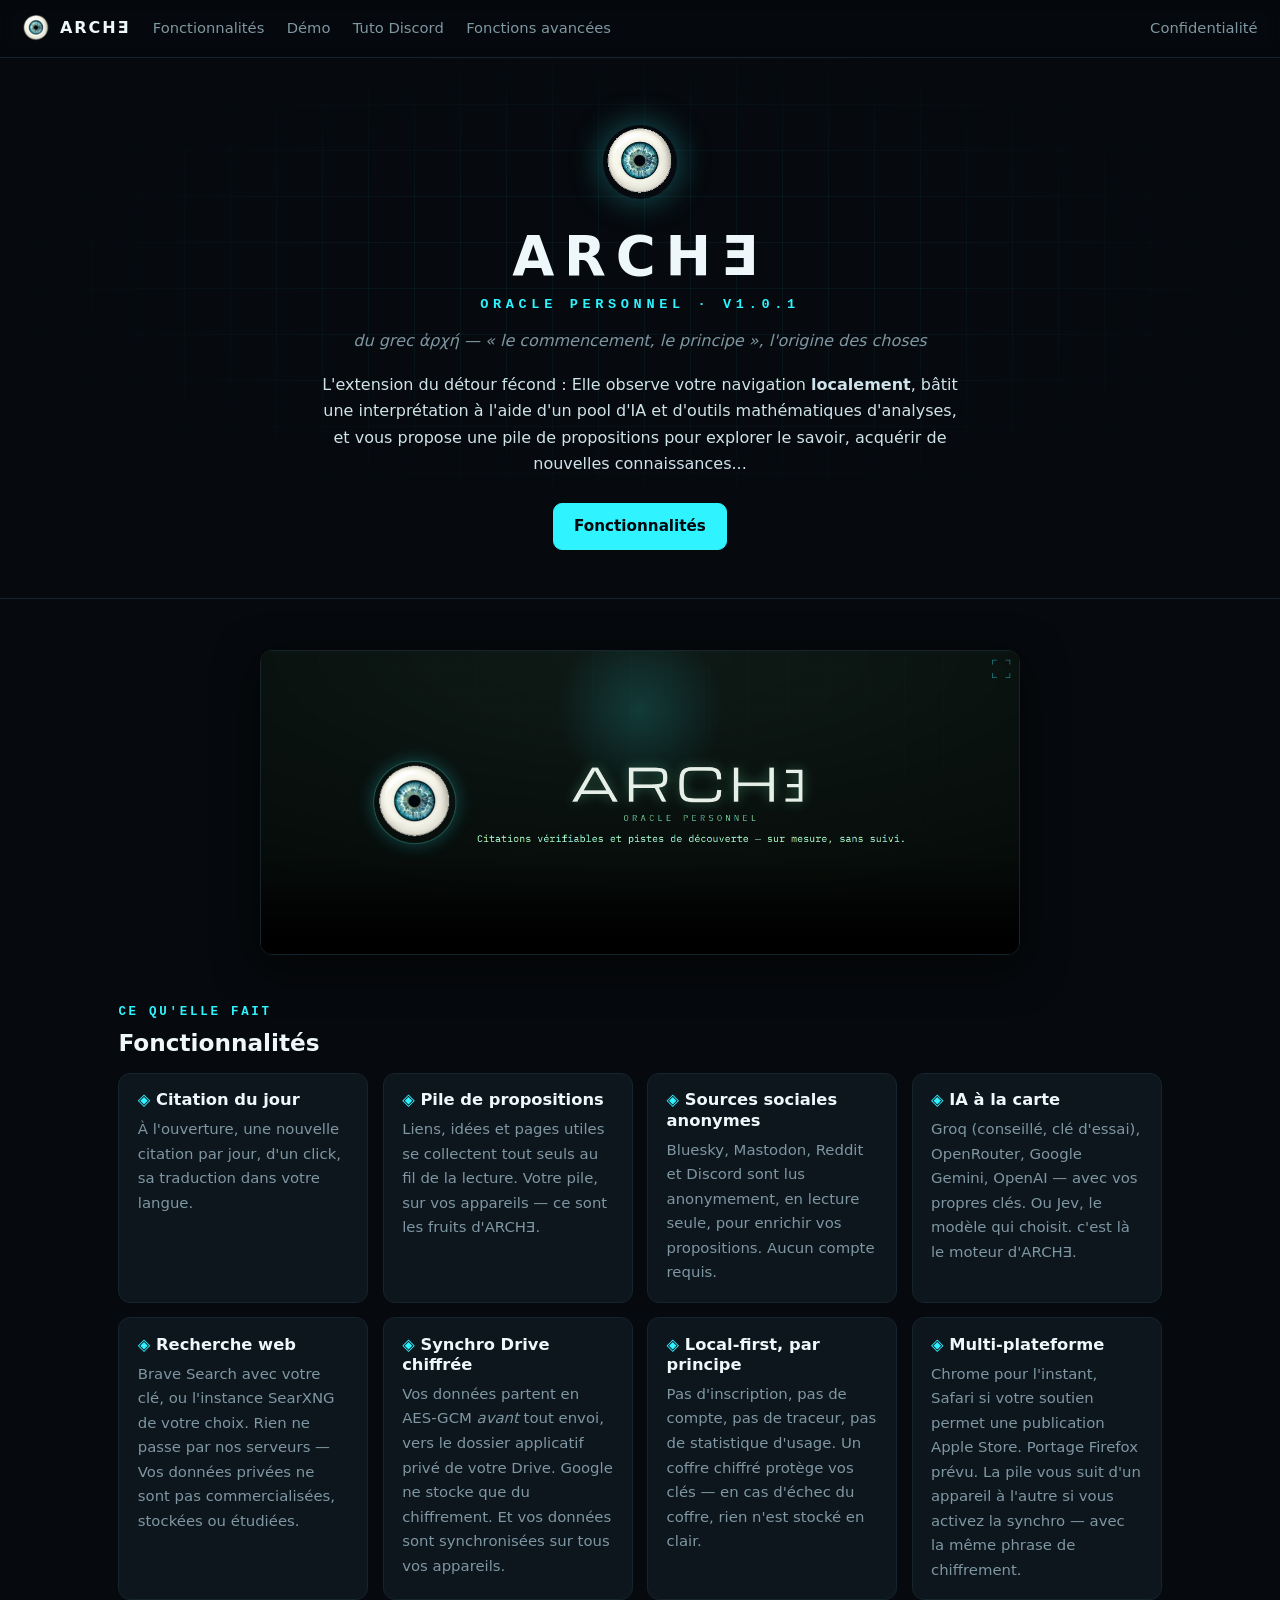
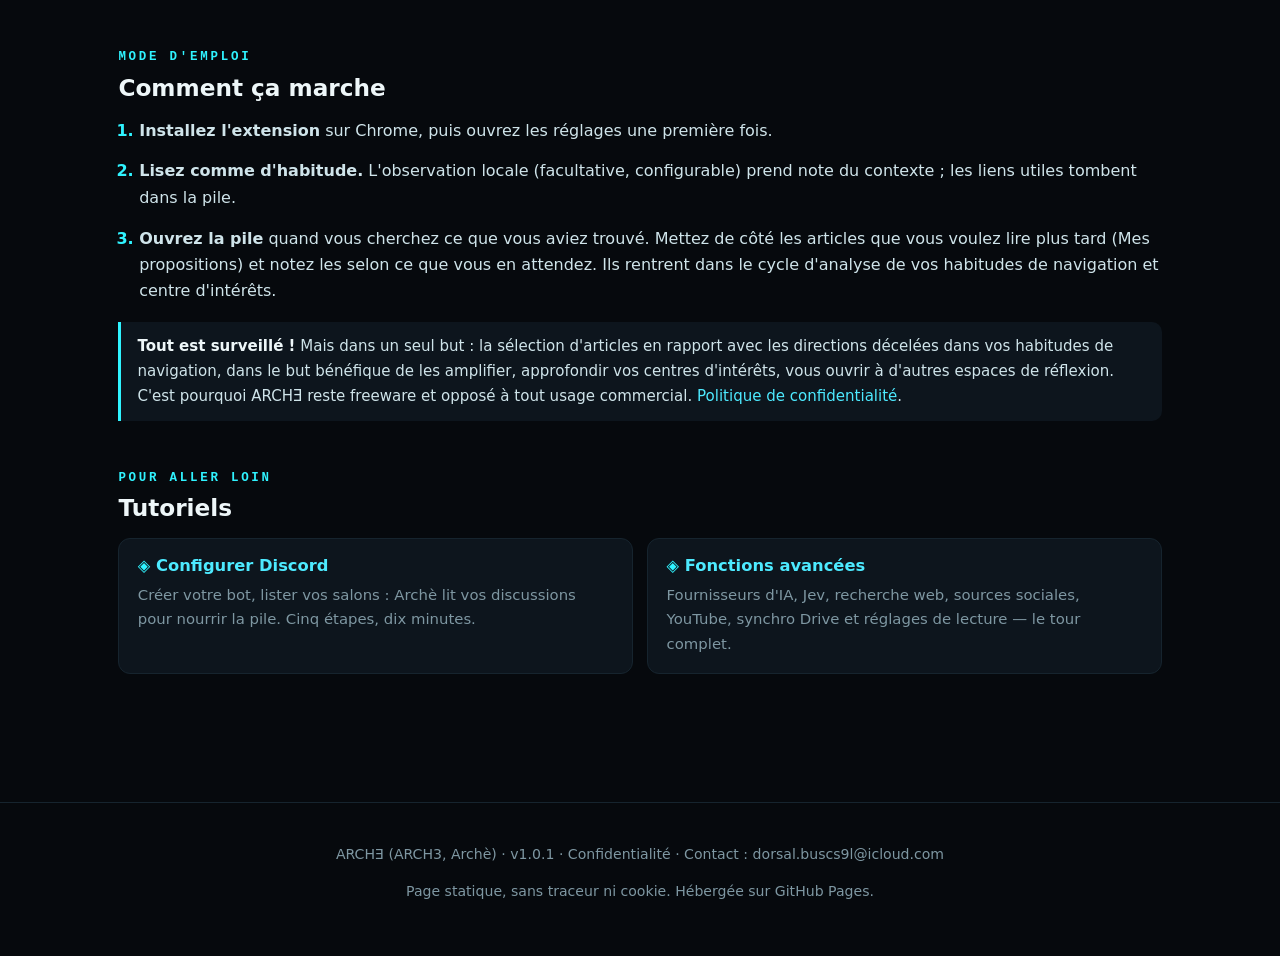
<file: ARCH3/index.html>
<!doctype html>
<html lang="fr">
<head>
<meta charset="utf-8">
<meta name="viewport" content="width=device-width, initial-scale=1">
<title>Archè — oracle personnel de lecture</title>
<meta name="description" content="Archè (ARCH3) : extension Chrome et Safari qui observe localement votre navigation, bâtit une pile de propositions et s'appuie sur l'IA de votre choix. Sans compte, sans serveur, sans traceur.">
<link rel="icon" href="images/icon32.png" sizes="32x32">
<link rel="stylesheet" href="arch3.css">
</head>
<body>

<nav class="nav">
  <a class="brand" href="index.html"><img src="images/icon32.png" alt="">ARCHƎ</a>
  <a class="plain" href="#fonctionnalites">Fonctionnalités</a>
  <a class="plain" href="#demo">Démo</a>
  <a class="plain" href="tuto-discord.html">Tuto Discord</a>
  <a class="plain" href="tuto-avancees.html">Fonctions avancées</a>
  <span class="spacer"></span>
  <a class="plain" href="privacy-arch3.html">Confidentialité</a>
</nav>

<header class="hero">
  <img class="eye" src="images/icon128.png" alt="Logo Archè">
  <h1>ARCHƎ</h1>
  <div class="sub">Oracle personnel · v1.0.1</div>
  <p class="areche">du grec ἀρχή — « le commencement, le principe », l'origine des choses</p>
  <p class="tag">L'extension du détour fécond : Elle observe votre navigation <b>localement</b>, bâtit une interprétation à l'aide d'un pool d'IA et d'outils mathématiques d'analyses, et vous propose une pile de propositions pour explorer le savoir, acquérir de nouvelles connaissances...</p>
  <div class="cta-row">
    <a class="btn" href="tuto-avancees.html">Fonctionnalités</a>
  </div>
</header>

<div class="wrap">

<section id="demo" class="demo">
  <video controls playsinline preload="metadata" poster="images/tile-marquee-2800x1120.png">
    <source src="images/demo-arche-final.mp4" type="video/mp4">
  </video>
</section>

<section id="fonctionnalites">
  <h2><span class="kicker">Ce qu'elle fait</span>Fonctionnalités</h2>
  <div class="grid">
    <div class="card">
      <h3>Citation du jour</h3>
      <p>À l'ouverture, une nouvelle citation par jour, d'un click, sa traduction dans votre langue.</p>
    </div>
    <div class="card">
      <h3>Pile de propositions</h3>
      <p>Liens, idées et pages utiles se collectent tout seuls au fil de la lecture. Votre pile, sur vos appareils — ce sont les fruits d'ARCHƎ.</p>
    </div>
    <div class="card">
      <h3>Sources sociales anonymes</h3>
      <p>Bluesky, Mastodon, Reddit et Discord sont lus anonymement, en lecture seule, pour enrichir vos propositions. Aucun compte requis.</p>
    </div>
    <div class="card">
      <h3>IA à la carte</h3>
      <p>Groq (conseillé, clé d'essai), OpenRouter, Google Gemini, OpenAI — avec vos propres clés. Ou Jev, le modèle qui choisit. c'est là le moteur d'ARCHƎ.</p>
    </div>
    <div class="card">
      <h3>Recherche web</h3>
      <p>Brave Search avec votre clé, ou l'instance SearXNG de votre choix. Rien ne passe par nos serveurs — Vos données privées ne sont pas commercialisées, stockées ou étudiées.</p>
    </div>
    <div class="card">
      <h3>Synchro Drive chiffrée</h3>
      <p>Vos données partent en AES-GCM <em>avant</em> tout envoi, vers le dossier applicatif privé de votre Drive. Google ne stocke que du chiffrement. Et vos données sont synchronisées sur tous vos appareils.</p>
    </div>
    <div class="card">
      <h3>Local-first, par principe</h3>
      <p>Pas d'inscription, pas de compte, pas de traceur, pas de statistique d'usage. Un coffre chiffré protège vos clés — en cas d'échec du coffre, rien n'est stocké en clair.</p>
    </div>
    <div class="card">
      <h3>Multi-plateforme</h3>
      <p>Chrome pour l'instant, Safari si votre soutien permet une publication Apple Store. Portage Firefox prévu. La pile vous suit d'un appareil à l'autre si vous activez la synchro — avec la même phrase de chiffrement.</p>
    </div>
  </div>
</section>

<section id="demarche">
  <h2><span class="kicker">Mode d'emploi</span>Comment ça marche</h2>
  <ol class="steps">
    <li><b>Installez l'extension</b> sur Chrome, puis ouvrez les réglages une première fois.</li>
    <li><b>Lisez comme d'habitude.</b> L'observation locale (facultative, configurable) prend note du contexte ; les liens utiles tombent dans la pile.</li>
    <li><b>Ouvrez la pile</b> quand vous cherchez ce que vous aviez trouvé. Mettez de côté les articles que vous voulez lire plus tard (Mes propositions) et notez les selon ce que vous en attendez. Ils rentrent dans le cycle d'analyse de vos habitudes de navigation et centre d'intérêts.</li>
  </ol>
  <div class="callout"><b>Tout est surveillé !</b> Mais dans un seul but : la sélection d'articles en rapport avec les directions décelées dans vos habitudes de navigation, dans le but bénéfique de les amplifier, approfondir vos centres d'intérêts, vous ouvrir à d'autres espaces de réflexion. C'est pourquoi ARCHƎ reste freeware et opposé à tout usage commercial. <a href="privacy-arch3.html">Politique de confidentialité</a>.</div>
</section>

<section id="tutos">
  <h2><span class="kicker">Pour aller loin</span>Tutoriels</h2>
  <div class="grid">
    <div class="card">
      <h3><a href="tuto-discord.html">Configurer Discord</a></h3>
      <p>Créer votre bot, lister vos salons : Archè lit vos discussions pour nourrir la pile. Cinq étapes, dix minutes.</p>
    </div>
    <div class="card">
      <h3><a href="tuto-avancees.html">Fonctions avancées</a></h3>
      <p>Fournisseurs d'IA, Jev, recherche web, sources sociales, YouTube, synchro Drive et réglages de lecture — le tour complet.</p>
    </div>
  </div>
</section>

</div>

<footer>
  <p>ARCHƎ (ARCH3, Archè) · v1.0.1 · <a href="privacy-arch3.html">Confidentialité</a> · Contact : <a href="mailto:dorsal.buscs9l@icloud.com">dorsal.buscs9l@icloud.com</a></p>
  <p>Page statique, sans traceur ni cookie. Hébergée sur GitHub Pages.</p>
</footer>

</body>
</html>
</file>
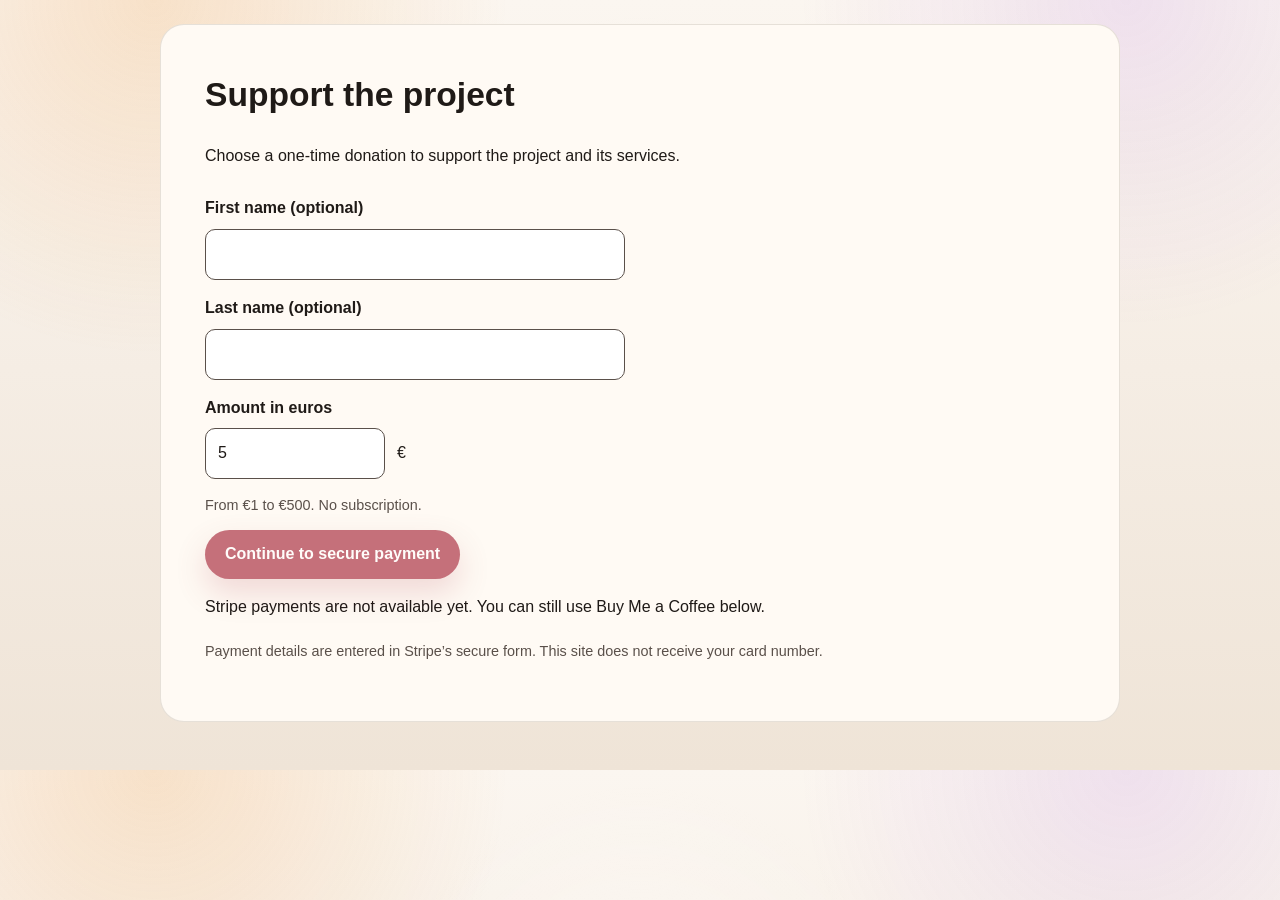
<file: donate.html>
<!doctype html>
<html lang="en">
<head>
  <meta charset="utf-8">
  <meta name="viewport" content="width=device-width, initial-scale=1">
  <meta name="referrer" content="no-referrer">
  <title>Support the project</title>
  <meta name="description" content="Support the project with a one-time donation.">
  <link rel="icon" href="assets/dictionary128.png">
  <link rel="stylesheet" href="site.css">
  <link rel="stylesheet" href="donate.css">
  <style>
    /* Bandeau et Buy Me a Coffee : affichés seulement si la visite vient de NotaTranslator
       (référeur du site/app, ou ?from=notatranslator pour les contextes sans référeur). */
    html:not([data-from-nt]) .donation-header,
    html:not([data-from-nt]) #donation-bmc { display: none; }
  </style>
  <script>
    (function () {
      var from = false, ref = document.referrer || '';
      try { from = String(new URLSearchParams(location.search).get('from') || '').toLowerCase() === 'notatranslator'; } catch (e) {}
      if (!from && ref) {
        from = ref.indexOf(location.origin + '/') === 0 || /notatranslator/i.test(ref);
      }
      if (from) document.documentElement.setAttribute('data-from-nt', '');
    })();
  </script>
  <noscript><style>
    .donation-header { display: flex !important; }
    #donation-bmc { display: inline-flex !important; }
  </style></noscript>
  <script src="donate-config.js" defer></script>
  <script src="donate.js" defer></script>
</head>
<body>
  <div class="donation-shell">
    <header class="donation-header">
      <a class="brand" href="index.html"><img src="assets/dictionary128.png" width="36" height="36" alt="">Not A Translator</a>
      <a class="donation-back" href="index.html#top" data-copy="back">Back to home</a>
    </header>
    <main class="donation-card">
      <h1 data-copy="title">Support the project</h1>
      <p data-copy="intro">Choose a one-time donation to support the project and its services.</p>
      <p id="test-notice" class="donation-notice" hidden data-copy="test">Test mode — no real payment will be taken.</p>
      <form id="donation-form">
        <label for="donation-first-name" data-copy="firstName">First name (optional)</label>
        <input id="donation-first-name" class="donation-name" name="given-name" autocomplete="given-name" maxlength="80">
        <label for="donation-last-name" data-copy="lastName">Last name (optional)</label>
        <input id="donation-last-name" class="donation-name" name="family-name" autocomplete="family-name" maxlength="80">
        <label for="donation-amount" data-copy="amount">Amount in euros</label>
        <div class="donation-amount"><input id="donation-amount" name="amount" type="text" inputmode="decimal" value="5" required aria-describedby="amount-help"><span aria-hidden="true">€</span></div>
        <p id="amount-help" data-copy="range">From €1 to €500. No subscription.</p>
        <button id="donation-submit" class="button button-primary" type="submit" disabled data-copy="continue">Continue to secure payment</button>
      </form>
      <p id="donation-status" role="status" aria-live="polite" tabindex="-1" data-copy="loading">Loading payment options…</p>
      <div id="stripe-checkout"></div>
      <p class="donation-privacy" data-copy="privacy">Payment details are entered in Stripe's secure form. This site does not receive your card number.</p>
      <a id="donation-bmc" class="donation-bmc" href="https://buymeacoffee.com/notatranslator" target="_blank" rel="noopener noreferrer">
        <span class="donation-bmc-icon" aria-hidden="true">☕</span>
        <span data-copy="bmc">Prefer Buy Me a Coffee?</span>
      </a>
      <noscript><p>JavaScript is required for Stripe payments. You can use the Buy Me a Coffee link above.</p></noscript>
    </main>
  </div>
</body>
</html>
</file>
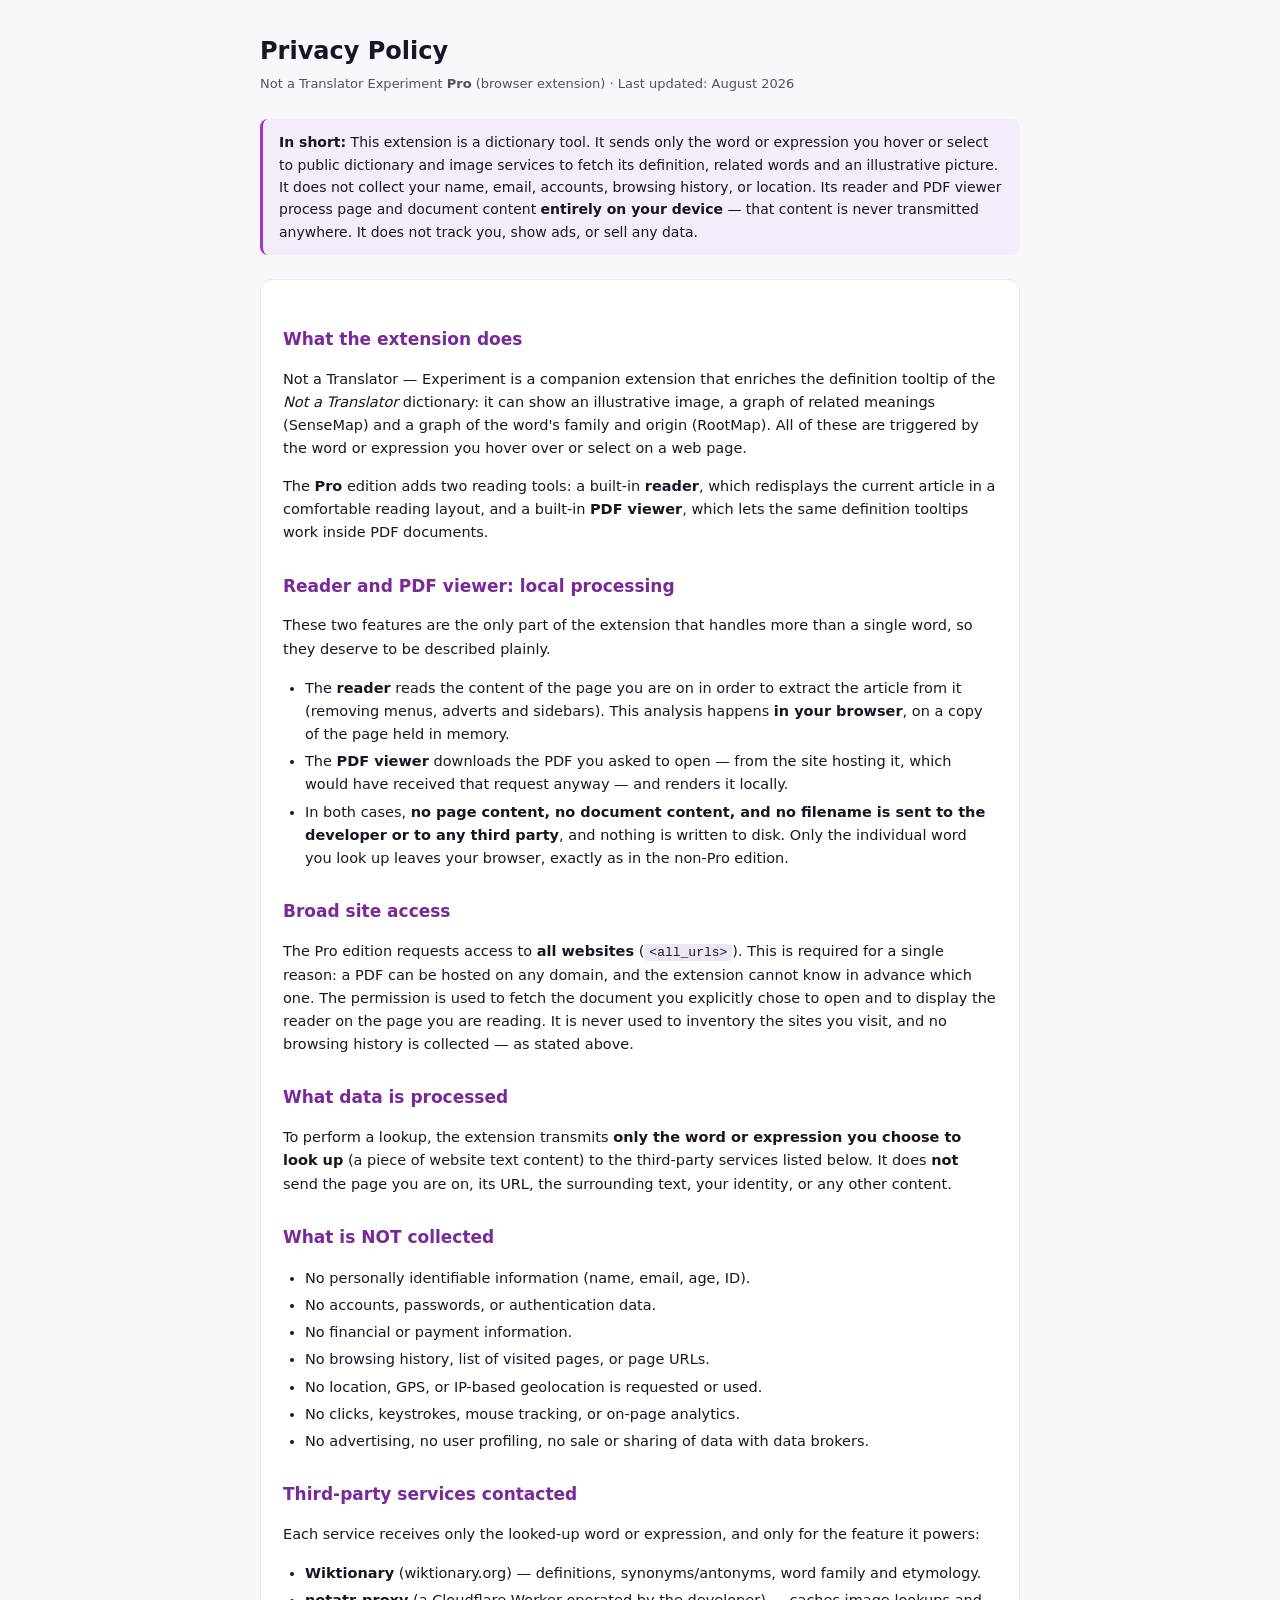
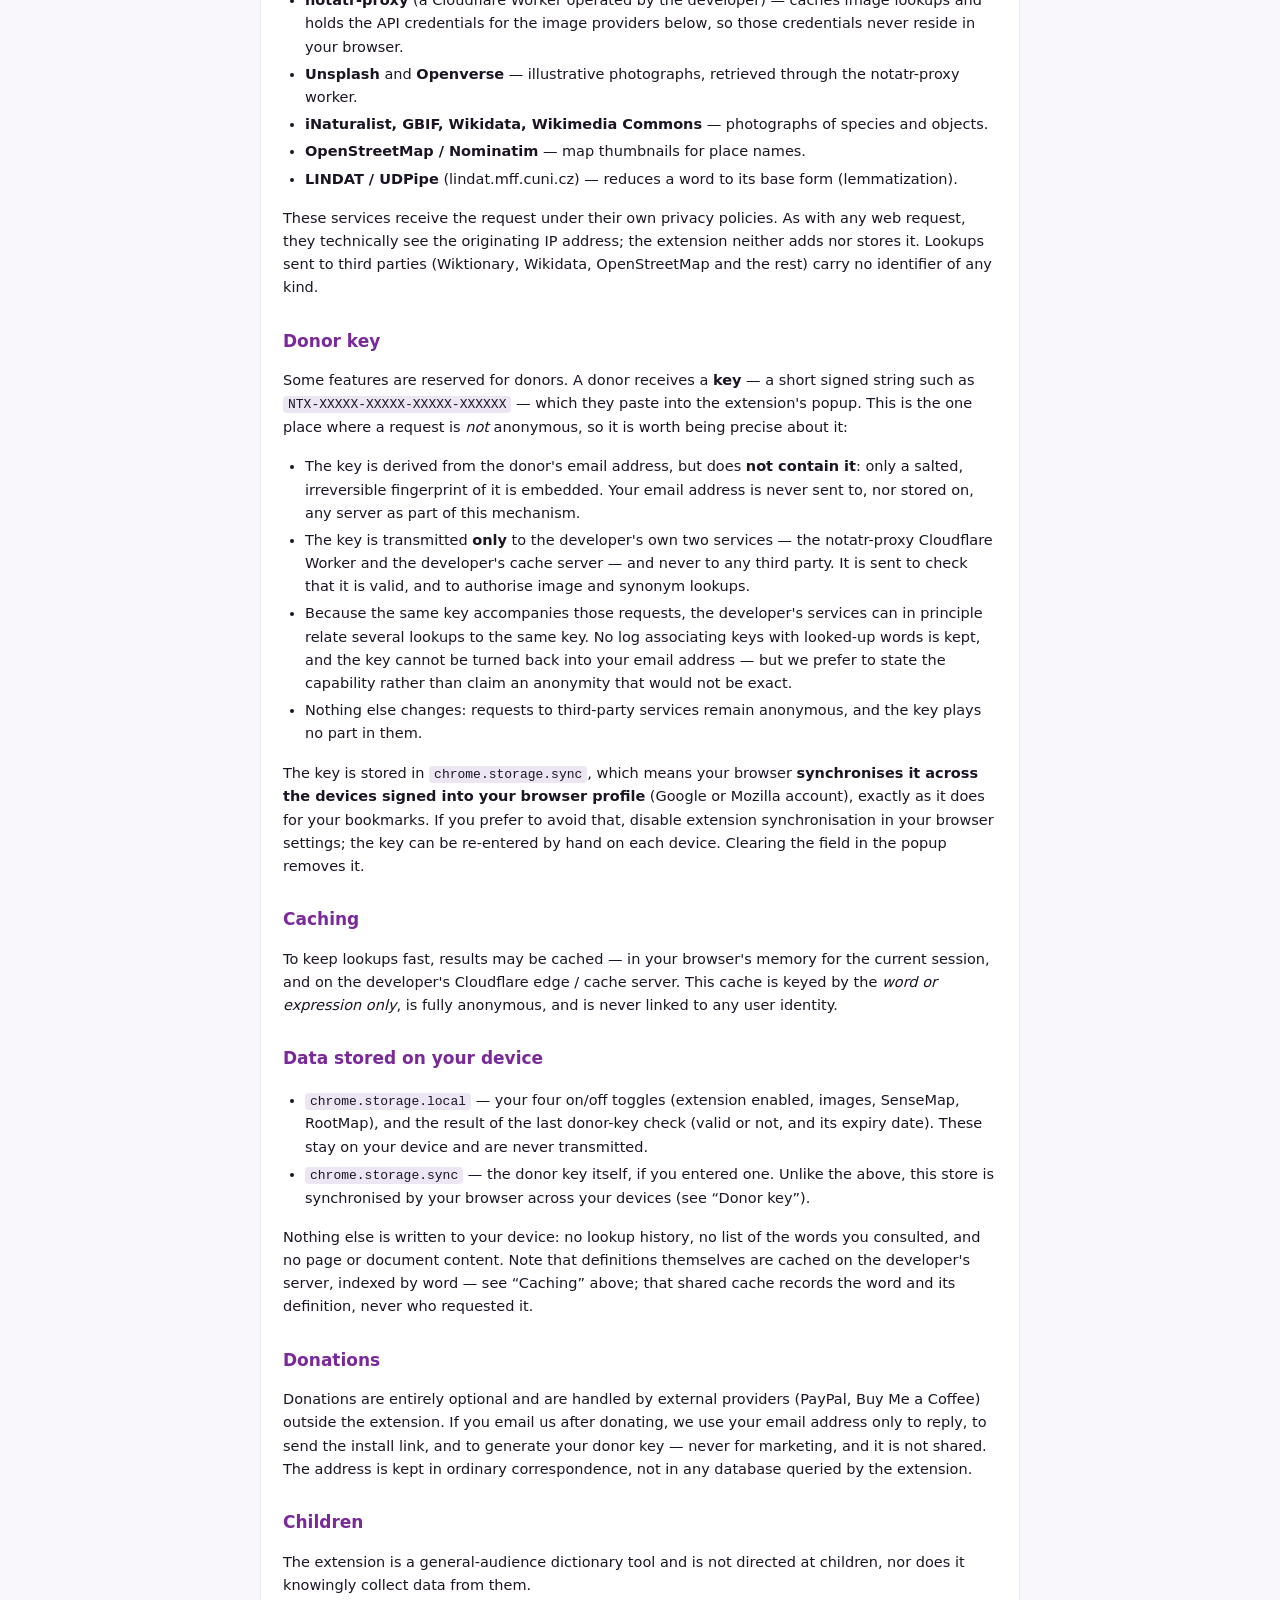
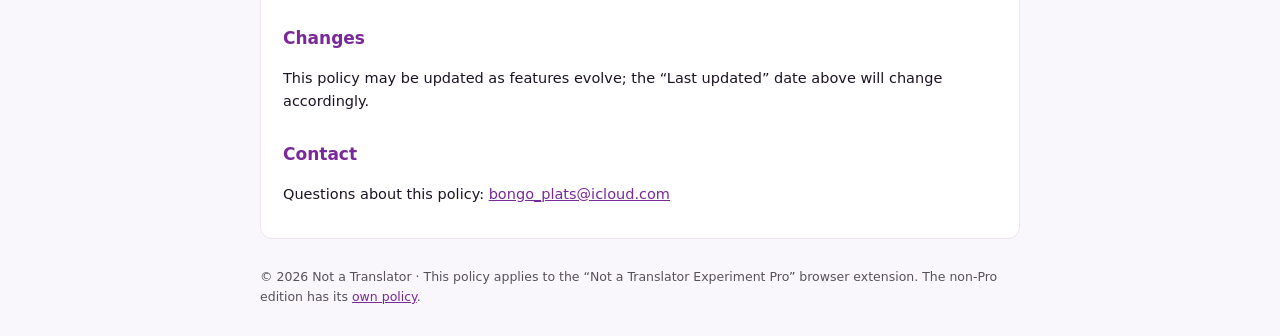
<file: privacy-pro.html>
<!DOCTYPE html>
<html lang="en">
<head>
<meta charset="utf-8">
<meta name="viewport" content="width=device-width, initial-scale=1">
<title>Privacy Policy — Not a Translator Experiment Pro</title>
<style>
  :root {
    --brand: hsl(283, 58%, 50%);
    --brand-dark: hsl(283, 58%, 38%);
    --ink: #1c1424; --muted: #55505c; --bg: #faf7fc; --card: #ffffff; --border: #ece6f2;
  }
  @media (prefers-color-scheme: dark) {
    :root { --ink:#f3eef8; --muted:#b3a9bd; --bg:#17121c; --card:#211a29; --border:#33293d; }
  }
  * { box-sizing: border-box; }
  body {
    margin: 0; font-family: system-ui, -apple-system, "Segoe UI", Roboto, sans-serif;
    background: var(--bg); color: var(--ink); line-height: 1.6;
    padding: 32px 20px; display: flex; justify-content: center;
  }
  .wrap { max-width: 760px; width: 100%; }
  h1 { font-size: 24px; margin: 0 0 4px; }
  .updated { color: var(--muted); font-size: 13px; margin: 0 0 24px; }
  h2 { font-size: 17px; margin: 28px 0 8px; color: var(--brand-dark); }
  p, li { font-size: 14.5px; color: var(--ink); }
  ul { padding-left: 22px; }
  li { margin: 4px 0; }
  a { color: var(--brand-dark); }
  .card { background: var(--card); border: 1px solid var(--border); border-radius: 12px; padding: 18px 22px; }
  .tldr { border-left: 3px solid var(--brand); background: rgba(160,54,201,.06); padding: 12px 16px; border-radius: 8px; margin: 16px 0 24px; font-size: 14px; }
  code { background: var(--border); padding: 1px 5px; border-radius: 4px; font-size: 13px; }
  footer { margin-top: 28px; color: var(--muted); font-size: 12.5px; }
</style>
</head>
<body>
<div class="wrap">
  <h1>Privacy Policy</h1>
  <p class="updated">Not a Translator Experiment <strong>Pro</strong> (browser extension) · Last updated: August 2026</p>

  <div class="tldr">
    <strong>In short:</strong> This extension is a dictionary tool. It sends only the word or
    expression you hover or select to public dictionary and image services to fetch its definition,
    related words and an illustrative picture. It does not collect your name, email, accounts,
    browsing history, or location. Its reader and PDF viewer process page and document content <strong>entirely on your device</strong> — that content is never transmitted anywhere. It does not track you, show ads, or sell any data.
  </div>

  <div class="card">
  <h2>What the extension does</h2>
  <p>
    Not a Translator — Experiment is a companion extension that enriches the definition tooltip of
    the <em>Not a Translator</em> dictionary: it can show an illustrative image, a graph of related
    meanings (SenseMap) and a graph of the word's family and origin (RootMap). All of these are
    triggered by the word or expression you hover over or select on a web page.
  </p>
  <p>
    The <strong>Pro</strong> edition adds two reading tools: a built-in <strong>reader</strong>,
    which redisplays the current article in a comfortable reading layout, and a built-in
    <strong>PDF viewer</strong>, which lets the same definition tooltips work inside PDF documents.
  </p>

  <h2>Reader and PDF viewer: local processing</h2>
  <p>
    These two features are the only part of the extension that handles more than a single word, so
    they deserve to be described plainly.
  </p>
  <ul>
    <li>The <strong>reader</strong> reads the content of the page you are on in order to extract the
      article from it (removing menus, adverts and sidebars). This analysis happens
      <strong>in your browser</strong>, on a copy of the page held in memory.</li>
    <li>The <strong>PDF viewer</strong> downloads the PDF you asked to open — from the site hosting
      it, which would have received that request anyway — and renders it locally.</li>
    <li>In both cases, <strong>no page content, no document content, and no filename is sent to the
      developer or to any third party</strong>, and nothing is written to disk. Only the individual
      word you look up leaves your browser, exactly as in the non-Pro edition.</li>
  </ul>

  <h2>Broad site access</h2>
  <p>
    The Pro edition requests access to <strong>all websites</strong> (<code>&lt;all_urls&gt;</code>).
    This is required for a single reason: a PDF can be hosted on any domain, and the extension
    cannot know in advance which one. The permission is used to fetch the document you explicitly
    chose to open and to display the reader on the page you are reading. It is never used to
    inventory the sites you visit, and no browsing history is collected — as stated above.
  </p>

  <h2>What data is processed</h2>
  <p>
    To perform a lookup, the extension transmits <strong>only the word or expression you choose to
    look up</strong> (a piece of website text content) to the third-party services listed below. It does
    <strong>not</strong> send the page you are on, its URL, the surrounding text, your identity, or
    any other content.
  </p>

  <h2>What is NOT collected</h2>
  <ul>
    <li>No personally identifiable information (name, email, age, ID).</li>
    <li>No accounts, passwords, or authentication data.</li>
    <li>No financial or payment information.</li>
    <li>No browsing history, list of visited pages, or page URLs.</li>
    <li>No location, GPS, or IP-based geolocation is requested or used.</li>
    <li>No clicks, keystrokes, mouse tracking, or on-page analytics.</li>
    <li>No advertising, no user profiling, no sale or sharing of data with data brokers.</li>
  </ul>

  <h2>Third-party services contacted</h2>
  <p>Each service receives only the looked-up word or expression, and only for the feature it powers:</p>
  <ul>
    <li><strong>Wiktionary</strong> (wiktionary.org) — definitions, synonyms/antonyms, word family and etymology.</li>
    <li><strong>notatr-proxy</strong> (a Cloudflare Worker operated by the developer) — caches image lookups and holds the API credentials for the image providers below, so those credentials never reside in your browser.</li>
    <li><strong>Unsplash</strong> and <strong>Openverse</strong> — illustrative photographs, retrieved through the notatr-proxy worker.</li>
    <li><strong>iNaturalist, GBIF, Wikidata, Wikimedia Commons</strong> — photographs of species and objects.</li>
    <li><strong>OpenStreetMap / Nominatim</strong> — map thumbnails for place names.</li>
    <li><strong>LINDAT / UDPipe</strong> (lindat.mff.cuni.cz) — reduces a word to its base form (lemmatization).</li>
  </ul>
  <p>
    These services receive the request under their own privacy policies. As with any web request,
    they technically see the originating IP address; the extension neither adds nor stores it.
    Lookups sent to third parties (Wiktionary, Wikidata, OpenStreetMap and the rest) carry no
    identifier of any kind.
  </p>

  <h2>Donor key</h2>
  <p>
    Some features are reserved for donors. A donor receives a <strong>key</strong> — a short
    signed string such as <code>NTX-XXXXX-XXXXX-XXXXX-XXXXXX</code> — which they paste into the
    extension's popup. This is the one place where a request is <em>not</em> anonymous, so it is
    worth being precise about it:
  </p>
  <ul>
    <li>The key is derived from the donor's email address, but does <strong>not contain it</strong>:
      only a salted, irreversible fingerprint of it is embedded. Your email address is never sent
      to, nor stored on, any server as part of this mechanism.</li>
    <li>The key is transmitted <strong>only</strong> to the developer's own two services — the
      notatr-proxy Cloudflare Worker and the developer's cache server — and never to any third
      party. It is sent to check that it is valid, and to authorise image and synonym lookups.</li>
    <li>Because the same key accompanies those requests, the developer's services can in principle
      relate several lookups to the same key. No log associating keys with looked-up words is kept,
      and the key cannot be turned back into your email address — but we prefer to state the
      capability rather than claim an anonymity that would not be exact.</li>
    <li>Nothing else changes: requests to third-party services remain anonymous, and the key plays
      no part in them.</li>
  </ul>
  <p>
    The key is stored in <code>chrome.storage.sync</code>, which means your browser
    <strong>synchronises it across the devices signed into your browser profile</strong> (Google or
    Mozilla account), exactly as it does for your bookmarks. If you prefer to avoid that, disable
    extension synchronisation in your browser settings; the key can be re-entered by hand on each
    device. Clearing the field in the popup removes it.
  </p>

  <h2>Caching</h2>
  <p>
    To keep lookups fast, results may be cached — in your browser's memory for the current session,
    and on the developer's Cloudflare edge / cache server. This cache is keyed by the
    <em>word or expression only</em>, is fully anonymous, and is never linked to any user identity.
  </p>

  <h2>Data stored on your device</h2>
  <ul>
    <li><code>chrome.storage.local</code> — your four on/off toggles (extension enabled, images,
      SenseMap, RootMap), and the result of the last donor-key check (valid or not, and its expiry
      date). These stay on your device and are never transmitted.</li>
    <li><code>chrome.storage.sync</code> — the donor key itself, if you entered one. Unlike the
      above, this store is synchronised by your browser across your devices (see “Donor key”).</li>
  </ul>
  <p>
    Nothing else is written to your device: no lookup history, no list of the words you consulted,
    and no page or document content. Note that definitions themselves are cached on the developer's
    server, indexed by word — see “Caching” above; that shared cache records the word and its
    definition, never who requested it.
  </p>

  <h2>Donations</h2>
  <p>
    Donations are entirely optional and are handled by external providers (PayPal, Buy Me a Coffee)
    outside the extension. If you email us after donating, we use your email address only to reply,
    to send the install link, and to generate your donor key — never for marketing, and it is not
    shared. The address is kept in ordinary correspondence, not in any database queried by the
    extension.
  </p>

  <h2>Children</h2>
  <p>The extension is a general-audience dictionary tool and is not directed at children, nor does it knowingly collect data from them.</p>

  <h2>Changes</h2>
  <p>This policy may be updated as features evolve; the “Last updated” date above will change accordingly.</p>

  <h2>Contact</h2>
  <p>Questions about this policy: <a href="mailto:bongo_plats@icloud.com">bongo_plats@icloud.com</a></p>
  </div>

  <footer>© 2026 Not a Translator · This policy applies to the “Not a Translator Experiment Pro” browser extension. The non-Pro edition has its <a href="privacy.html">own policy</a>.</footer>
</div>
</body>
</html>
</file>
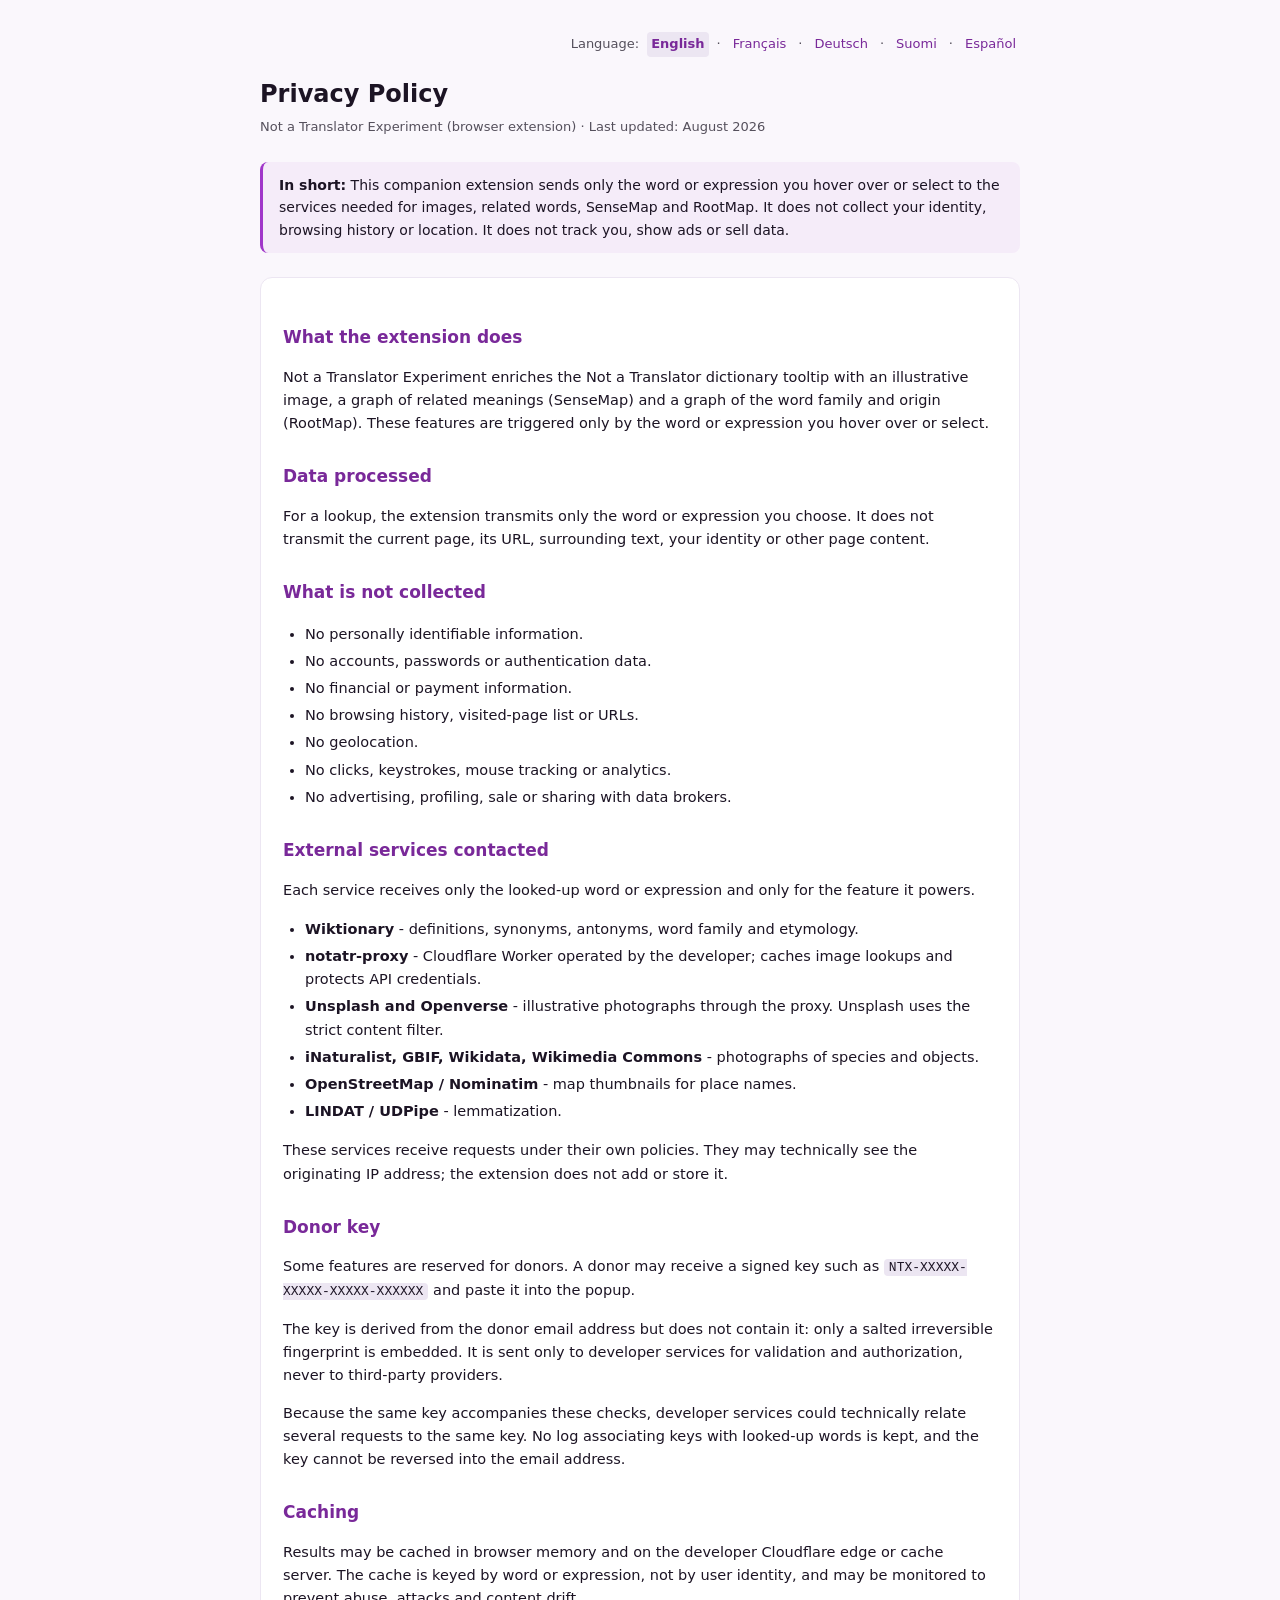
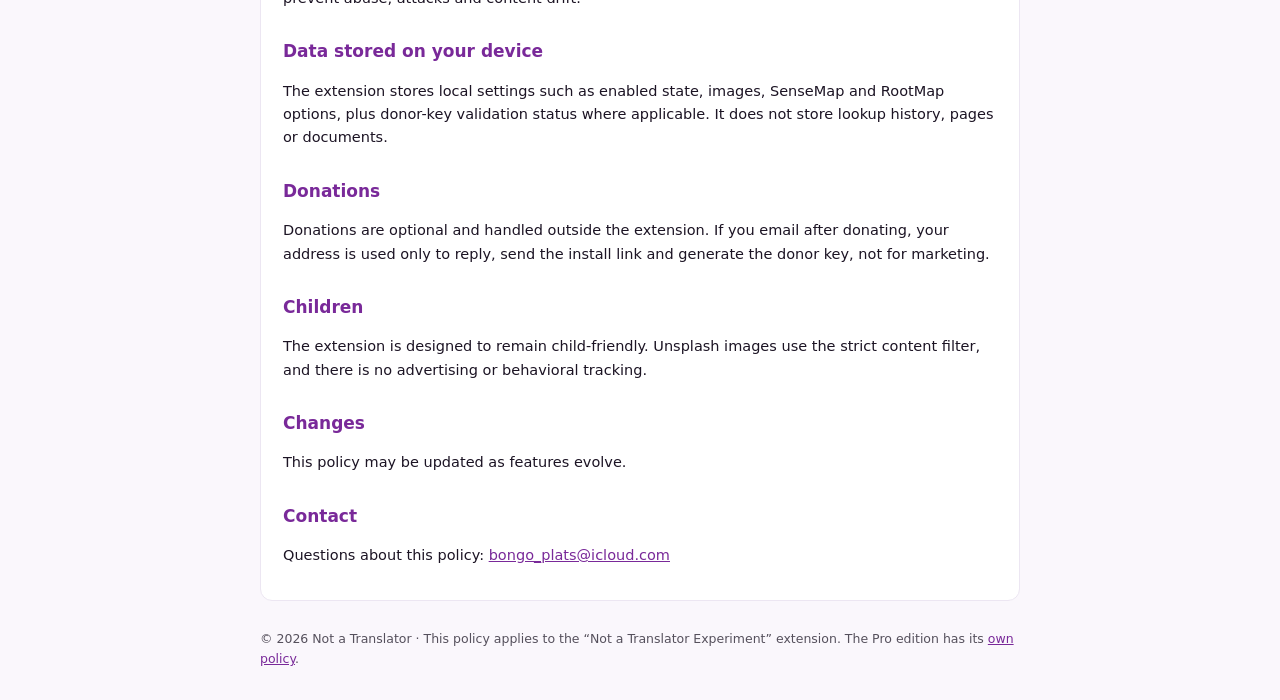
<file: privacy.html>
<!DOCTYPE html>
<html lang="en">
<head>
<meta charset="utf-8">
<meta name="viewport" content="width=device-width, initial-scale=1">
<title>Privacy Policy - Not a Translator</title>
<style>
  :root { --brand: hsl(283, 58%, 50%); --brand-dark: hsl(283, 58%, 38%); --ink: #1c1424; --muted: #55505c; --bg: #faf7fc; --card: #ffffff; --border: #ece6f2; }
  @media (prefers-color-scheme: dark) { :root { --ink:#f3eef8; --muted:#b3a9bd; --bg:#17121c; --card:#211a29; --border:#33293d; } }
  * { box-sizing: border-box; }
  body { margin: 0; font-family: system-ui, -apple-system, "Segoe UI", Roboto, sans-serif; background: var(--bg); color: var(--ink); line-height: 1.6; padding: 32px 20px; display: flex; justify-content: center; }
  .wrap { max-width: 760px; width: 100%; }
  .langbar { display:flex; align-items:center; justify-content:flex-end; gap:8px; margin:0 0 18px; color:var(--muted); font-size:13px; flex-wrap:wrap; }
  .langbar a { color:var(--brand-dark); text-decoration:none; padding:2px 4px; border-radius:4px; }
  .langbar a[aria-current="true"] { background:var(--border); font-weight:700; }
  h1 { font-size: 24px; margin: 0 0 4px; }
  .updated { color: var(--muted); font-size: 13px; margin: 0 0 24px; }
  h2 { font-size: 17px; margin: 28px 0 8px; color: var(--brand-dark); }
  p, li { font-size: 14.5px; color: var(--ink); }
  ul { padding-left: 22px; } li { margin: 4px 0; } a { color: var(--brand-dark); }
  .card { background: var(--card); border: 1px solid var(--border); border-radius: 12px; padding: 18px 22px; }
  .tldr { border-left: 3px solid var(--brand); background: rgba(160,54,201,.06); padding: 12px 16px; border-radius: 8px; margin: 16px 0 24px; font-size: 14px; }
  code { background: var(--border); padding: 1px 5px; border-radius: 4px; font-size: 13px; }
  footer { margin-top: 28px; color: var(--muted); font-size: 12.5px; }
</style>
</head>
<body data-policy="experiment" data-default-lang="EN">
<div class="wrap">
  <nav class="langbar" id="langbar" aria-label="Language"></nav>
  <h1 id="policyTitle">Privacy Policy</h1>
  <p class="updated" id="policyUpdated"></p>
  <div class="tldr" id="policyTldr"></div>
  <div class="card" id="policyBody"></div>
  <footer id="policyFooter"></footer>
</div>
<script>
(function () {
  var supported = ['EN', 'FR', 'DE', 'FI', 'ES'];
  var names = { EN:'English', FR:'Français', DE:'Deutsch', FI:'Suomi', ES:'Español' };
  var params = new URLSearchParams(location.search);
  var requested = String(params.get('lang') || localStorage.getItem('notatrSiteLang') || localStorage.getItem('notatrPolicyLang') || navigator.language || '').slice(0, 2).toUpperCase();
  var fallback = document.body.dataset.defaultLang || 'EN';
  var lang = supported.indexOf(requested) >= 0 ? requested : fallback;
  var policyKey = document.body.dataset.policy || 'experiment';
  function el(tag, html) { var n = document.createElement(tag); if (html !== undefined) n.innerHTML = html; return n; }
  function render(data) {
    var page = data.pages[policyKey] || data.pages.experiment || data.pages.nat;
    document.documentElement.lang = data.code || lang.toLowerCase();
    document.title = page.htmlTitle || data.policy;
    document.getElementById('policyTitle').textContent = data.policy;
    document.getElementById('policyUpdated').innerHTML = (page.product || '') + ' · ' + data.updated;
    document.getElementById('policyTldr').innerHTML = page.tldr || '';
    var body = document.getElementById('policyBody'); body.textContent = '';
    (page.sections || []).forEach(function (section) {
      body.appendChild(el('h2', section.h));
      (section.b || []).forEach(function (block) {
        if (block.p) body.appendChild(el('p', block.p));
        if (block.list) { var ul = el('ul'); block.list.forEach(function (item) { ul.appendChild(el('li', item)); }); body.appendChild(ul); }
      });
    });
    document.getElementById('policyFooter').innerHTML = page.footer || '';
    var nav = document.getElementById('langbar'); nav.textContent = '';
    nav.appendChild(document.createTextNode((data.language || 'Language') + ': '));
    supported.forEach(function (code, i) {
      if (i) nav.appendChild(document.createTextNode(' · '));
      var a = el('a', names[code]);
      a.href = location.pathname + '?lang=' + code.toLowerCase();
      a.setAttribute('aria-current', code === lang ? 'true' : 'false');
      a.addEventListener('click', function () { localStorage.setItem('notatrPolicyLang', code); localStorage.setItem('notatrSiteLang', code.toLowerCase()); });
      nav.appendChild(a);
    });
  }
  function loadLocale(code) {
    function loadScriptLocale() {
      return new Promise(function (resolve, reject) {
        var script = document.createElement('script');
        script.src = 'locales/policy' + code + '.js';
        script.onload = function () {
          var bag = window.NOTATR_POLICY_LOCALES || {};
          if (bag[code]) resolve(bag[code]); else reject(new Error('script-locale'));
        };
        script.onerror = reject;
        document.head.appendChild(script);
      });
    }
    if (location.protocol === 'file:') return loadScriptLocale();
    return fetch('locales/policy' + code + '.json', { cache: 'no-store' }).then(function (r) {
      if (!r.ok) throw new Error('locale'); return r.json();
    }).catch(loadScriptLocale);
  }
  loadLocale(lang).then(render).catch(function () {
    if (lang !== fallback) location.replace(location.pathname + '?lang=' + fallback.toLowerCase());
  });
}());
</script>
</body>
</html>
</file>
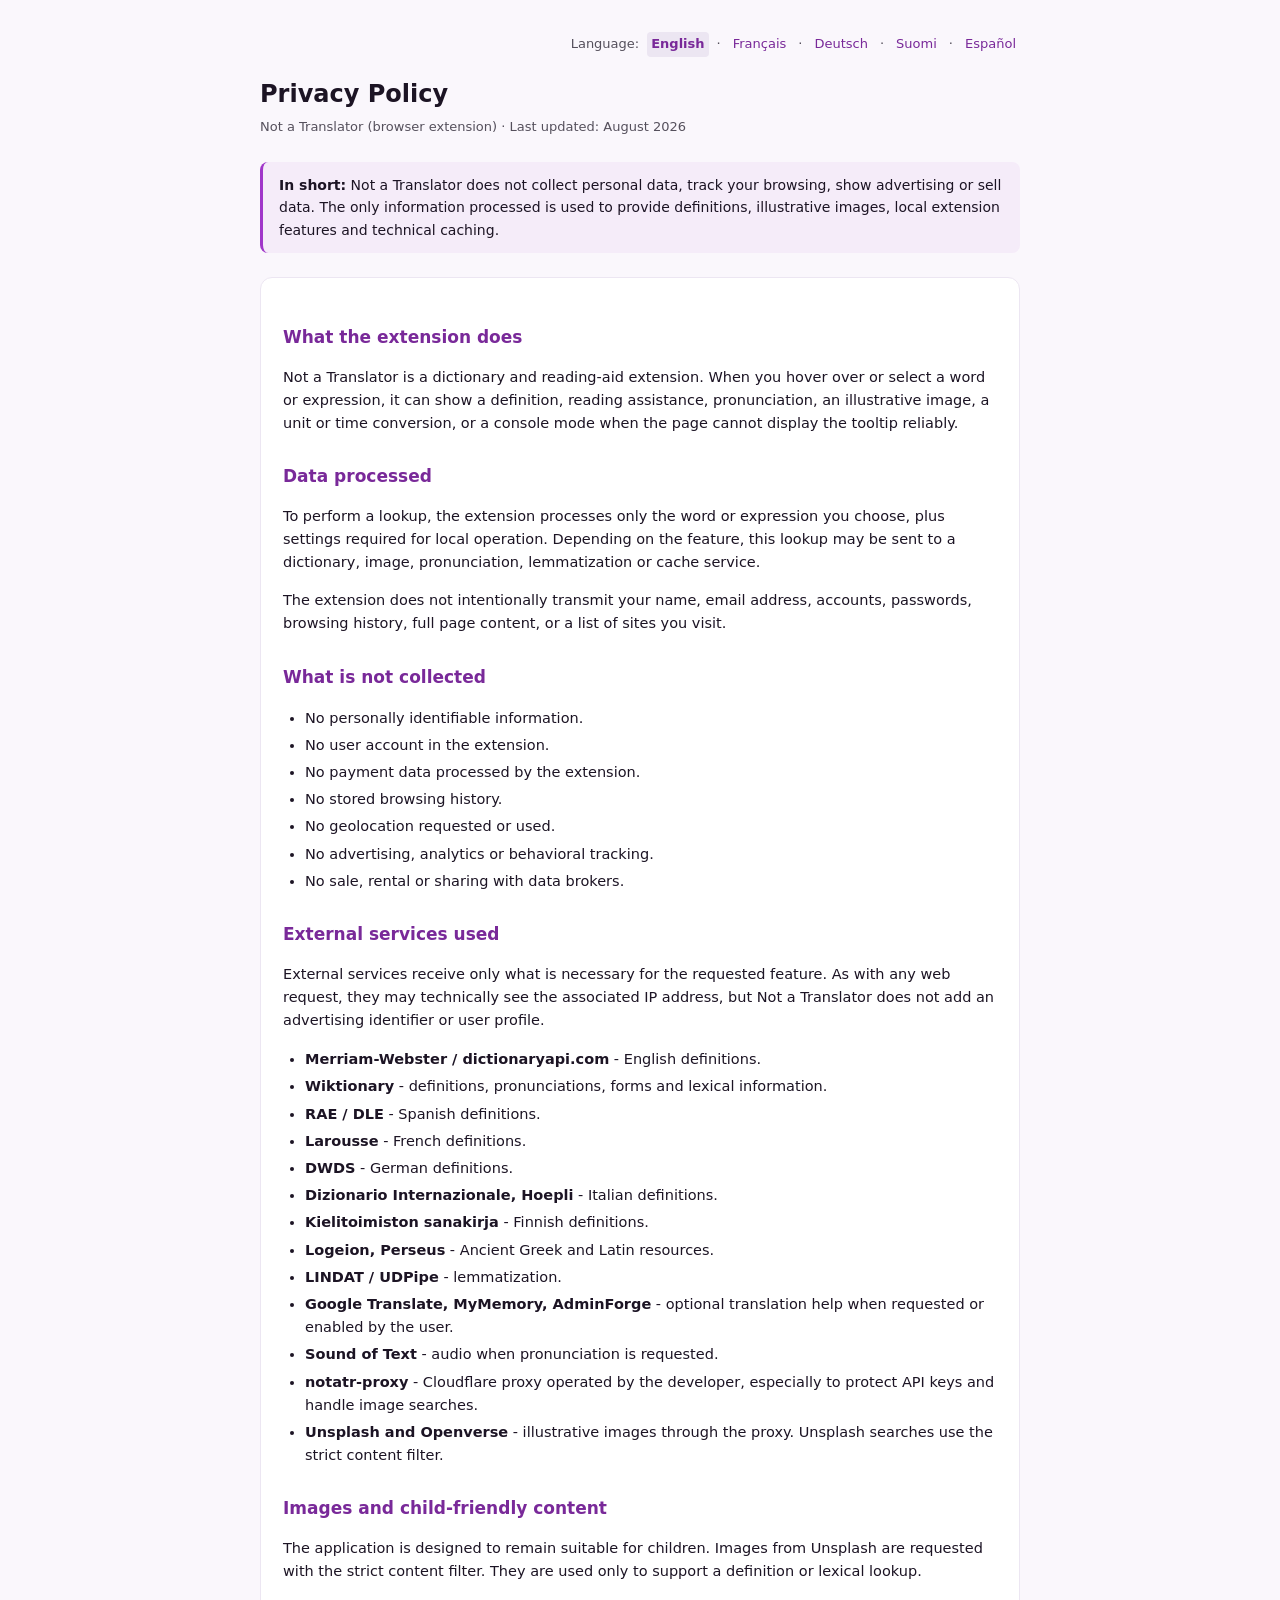
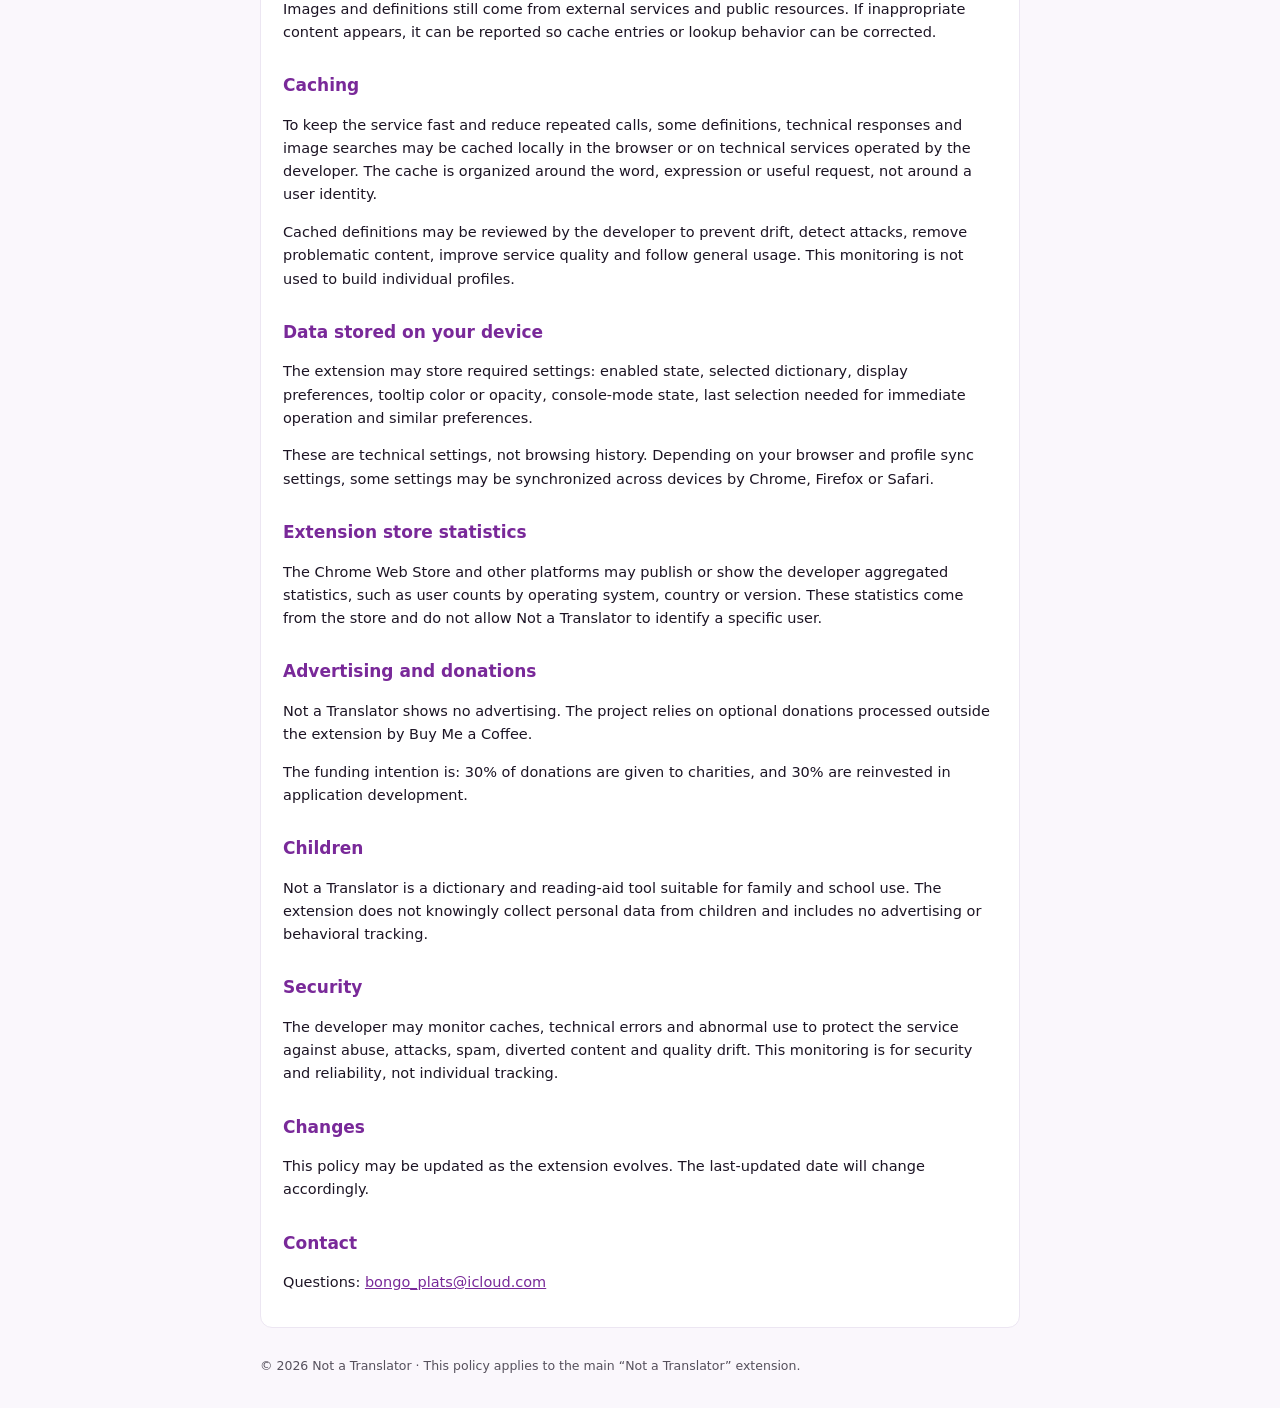
<file: privacyNAT.html>
<!DOCTYPE html>
<html lang="en">
<head>
<meta charset="utf-8">
<meta name="viewport" content="width=device-width, initial-scale=1">
<title>Privacy Policy - Not a Translator</title>
<style>
  :root { --brand: hsl(283, 58%, 50%); --brand-dark: hsl(283, 58%, 38%); --ink: #1c1424; --muted: #55505c; --bg: #faf7fc; --card: #ffffff; --border: #ece6f2; }
  @media (prefers-color-scheme: dark) { :root { --ink:#f3eef8; --muted:#b3a9bd; --bg:#17121c; --card:#211a29; --border:#33293d; } }
  * { box-sizing: border-box; }
  body { margin: 0; font-family: system-ui, -apple-system, "Segoe UI", Roboto, sans-serif; background: var(--bg); color: var(--ink); line-height: 1.6; padding: 32px 20px; display: flex; justify-content: center; }
  .wrap { max-width: 760px; width: 100%; }
  .langbar { display:flex; align-items:center; justify-content:flex-end; gap:8px; margin:0 0 18px; color:var(--muted); font-size:13px; flex-wrap:wrap; }
  .langbar a { color:var(--brand-dark); text-decoration:none; padding:2px 4px; border-radius:4px; }
  .langbar a[aria-current="true"] { background:var(--border); font-weight:700; }
  h1 { font-size: 24px; margin: 0 0 4px; }
  .updated { color: var(--muted); font-size: 13px; margin: 0 0 24px; }
  h2 { font-size: 17px; margin: 28px 0 8px; color: var(--brand-dark); }
  p, li { font-size: 14.5px; color: var(--ink); }
  ul { padding-left: 22px; } li { margin: 4px 0; } a { color: var(--brand-dark); }
  .card { background: var(--card); border: 1px solid var(--border); border-radius: 12px; padding: 18px 22px; }
  .tldr { border-left: 3px solid var(--brand); background: rgba(160,54,201,.06); padding: 12px 16px; border-radius: 8px; margin: 16px 0 24px; font-size: 14px; }
  code { background: var(--border); padding: 1px 5px; border-radius: 4px; font-size: 13px; }
  footer { margin-top: 28px; color: var(--muted); font-size: 12.5px; }
</style>
</head>
<body data-policy="nat" data-default-lang="FR">
<div class="wrap">
  <nav class="langbar" id="langbar" aria-label="Language"></nav>
  <h1 id="policyTitle">Privacy Policy</h1>
  <p class="updated" id="policyUpdated"></p>
  <div class="tldr" id="policyTldr"></div>
  <div class="card" id="policyBody"></div>
  <footer id="policyFooter"></footer>
</div>
<script>
(function () {
  var supported = ['EN', 'FR', 'DE', 'FI', 'ES'];
  var names = { EN:'English', FR:'Français', DE:'Deutsch', FI:'Suomi', ES:'Español' };
  var params = new URLSearchParams(location.search);
  var requested = String(params.get('lang') || localStorage.getItem('notatrSiteLang') || localStorage.getItem('notatrPolicyLang') || navigator.language || '').slice(0, 2).toUpperCase();
  var fallback = document.body.dataset.defaultLang || 'EN';
  var lang = supported.indexOf(requested) >= 0 ? requested : fallback;
  var policyKey = document.body.dataset.policy || 'experiment';
  function el(tag, html) { var n = document.createElement(tag); if (html !== undefined) n.innerHTML = html; return n; }
  function render(data) {
    var page = data.pages[policyKey] || data.pages.experiment || data.pages.nat;
    document.documentElement.lang = data.code || lang.toLowerCase();
    document.title = page.htmlTitle || data.policy;
    document.getElementById('policyTitle').textContent = data.policy;
    document.getElementById('policyUpdated').innerHTML = (page.product || '') + ' · ' + data.updated;
    document.getElementById('policyTldr').innerHTML = page.tldr || '';
    var body = document.getElementById('policyBody'); body.textContent = '';
    (page.sections || []).forEach(function (section) {
      body.appendChild(el('h2', section.h));
      (section.b || []).forEach(function (block) {
        if (block.p) body.appendChild(el('p', block.p));
        if (block.list) { var ul = el('ul'); block.list.forEach(function (item) { ul.appendChild(el('li', item)); }); body.appendChild(ul); }
      });
    });
    document.getElementById('policyFooter').innerHTML = page.footer || '';
    var nav = document.getElementById('langbar'); nav.textContent = '';
    nav.appendChild(document.createTextNode((data.language || 'Language') + ': '));
    supported.forEach(function (code, i) {
      if (i) nav.appendChild(document.createTextNode(' · '));
      var a = el('a', names[code]);
      a.href = location.pathname + '?lang=' + code.toLowerCase();
      a.setAttribute('aria-current', code === lang ? 'true' : 'false');
      a.addEventListener('click', function () { localStorage.setItem('notatrPolicyLang', code); localStorage.setItem('notatrSiteLang', code.toLowerCase()); });
      nav.appendChild(a);
    });
  }
  function loadLocale(code) {
    function loadScriptLocale() {
      return new Promise(function (resolve, reject) {
        var script = document.createElement('script');
        script.src = 'locales/policy' + code + '.js';
        script.onload = function () {
          var bag = window.NOTATR_POLICY_LOCALES || {};
          if (bag[code]) resolve(bag[code]); else reject(new Error('script-locale'));
        };
        script.onerror = reject;
        document.head.appendChild(script);
      });
    }
    if (location.protocol === 'file:') return loadScriptLocale();
    return fetch('locales/policy' + code + '.json', { cache: 'no-store' }).then(function (r) {
      if (!r.ok) throw new Error('locale'); return r.json();
    }).catch(loadScriptLocale);
  }
  loadLocale(lang).then(render).catch(function () {
    if (lang !== fallback) location.replace(location.pathname + '?lang=' + fallback.toLowerCase());
  });
}());
</script>
</body>
</html>
</file>
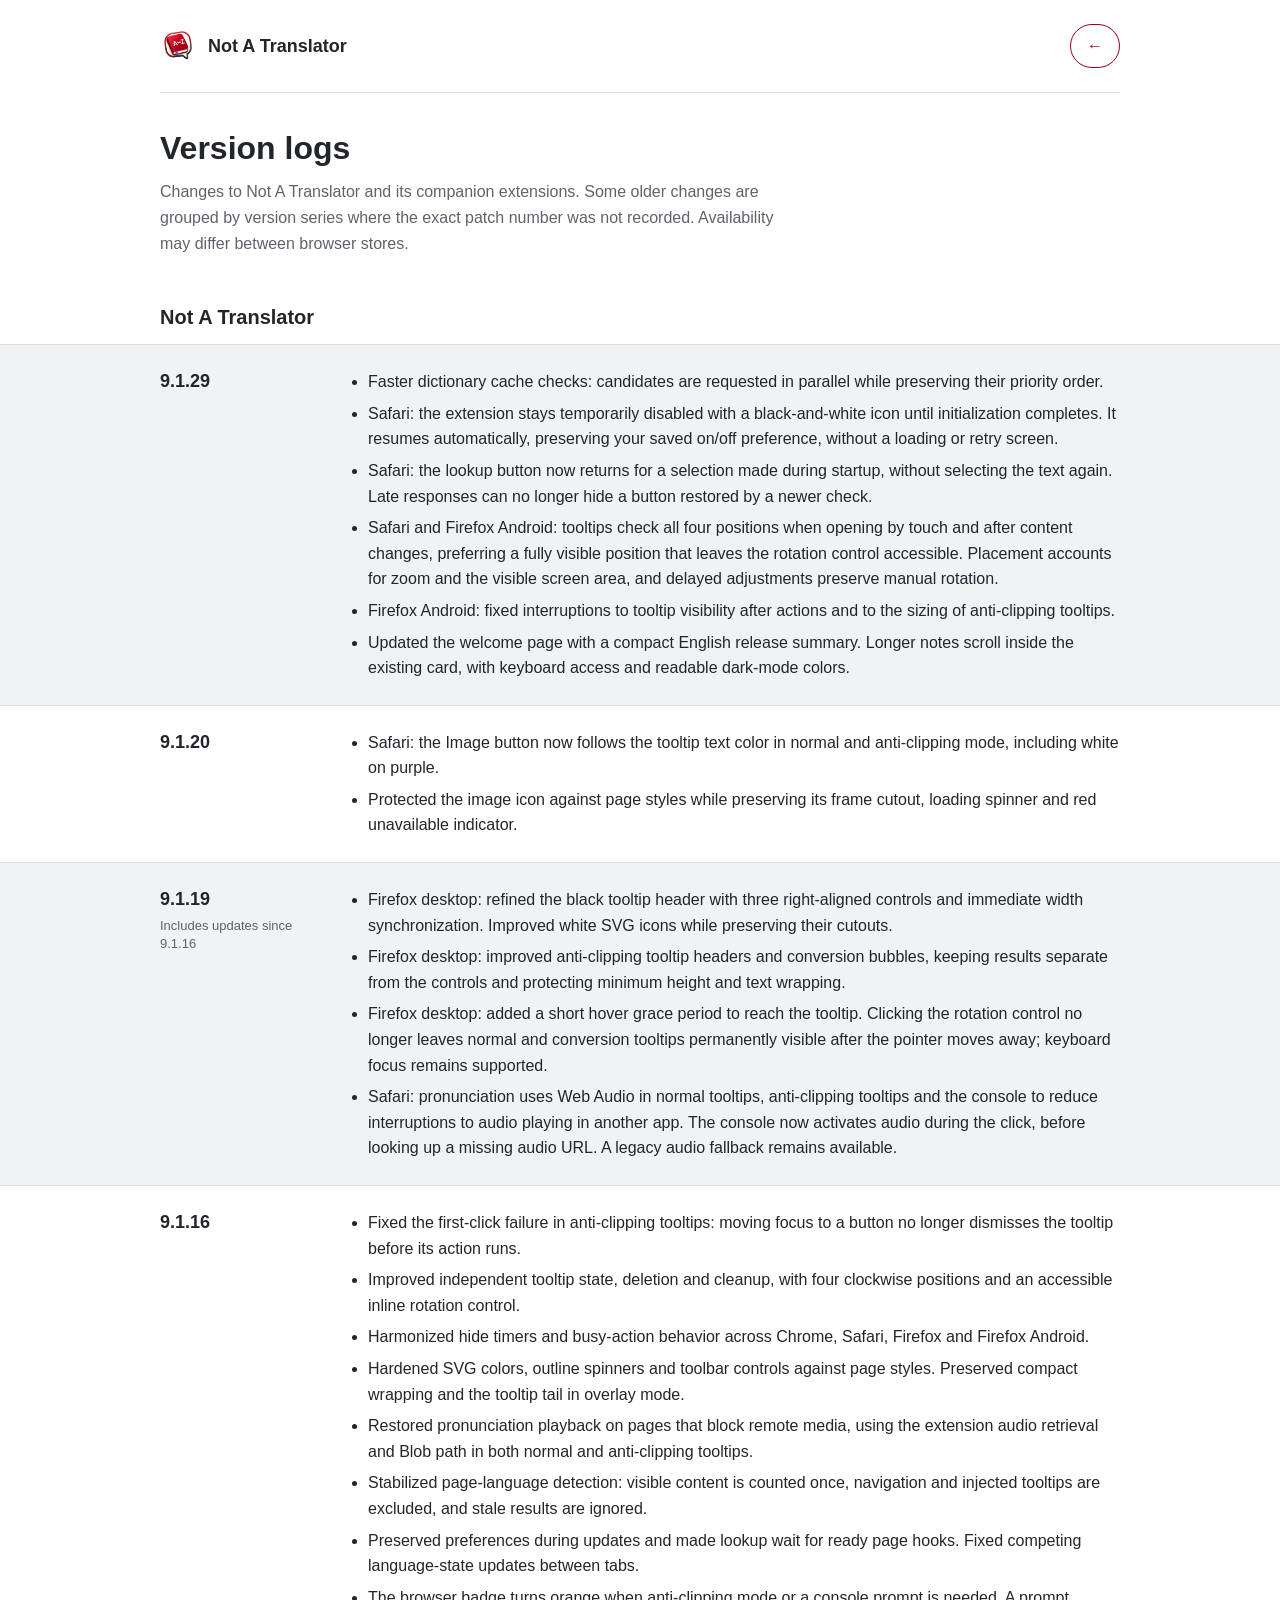
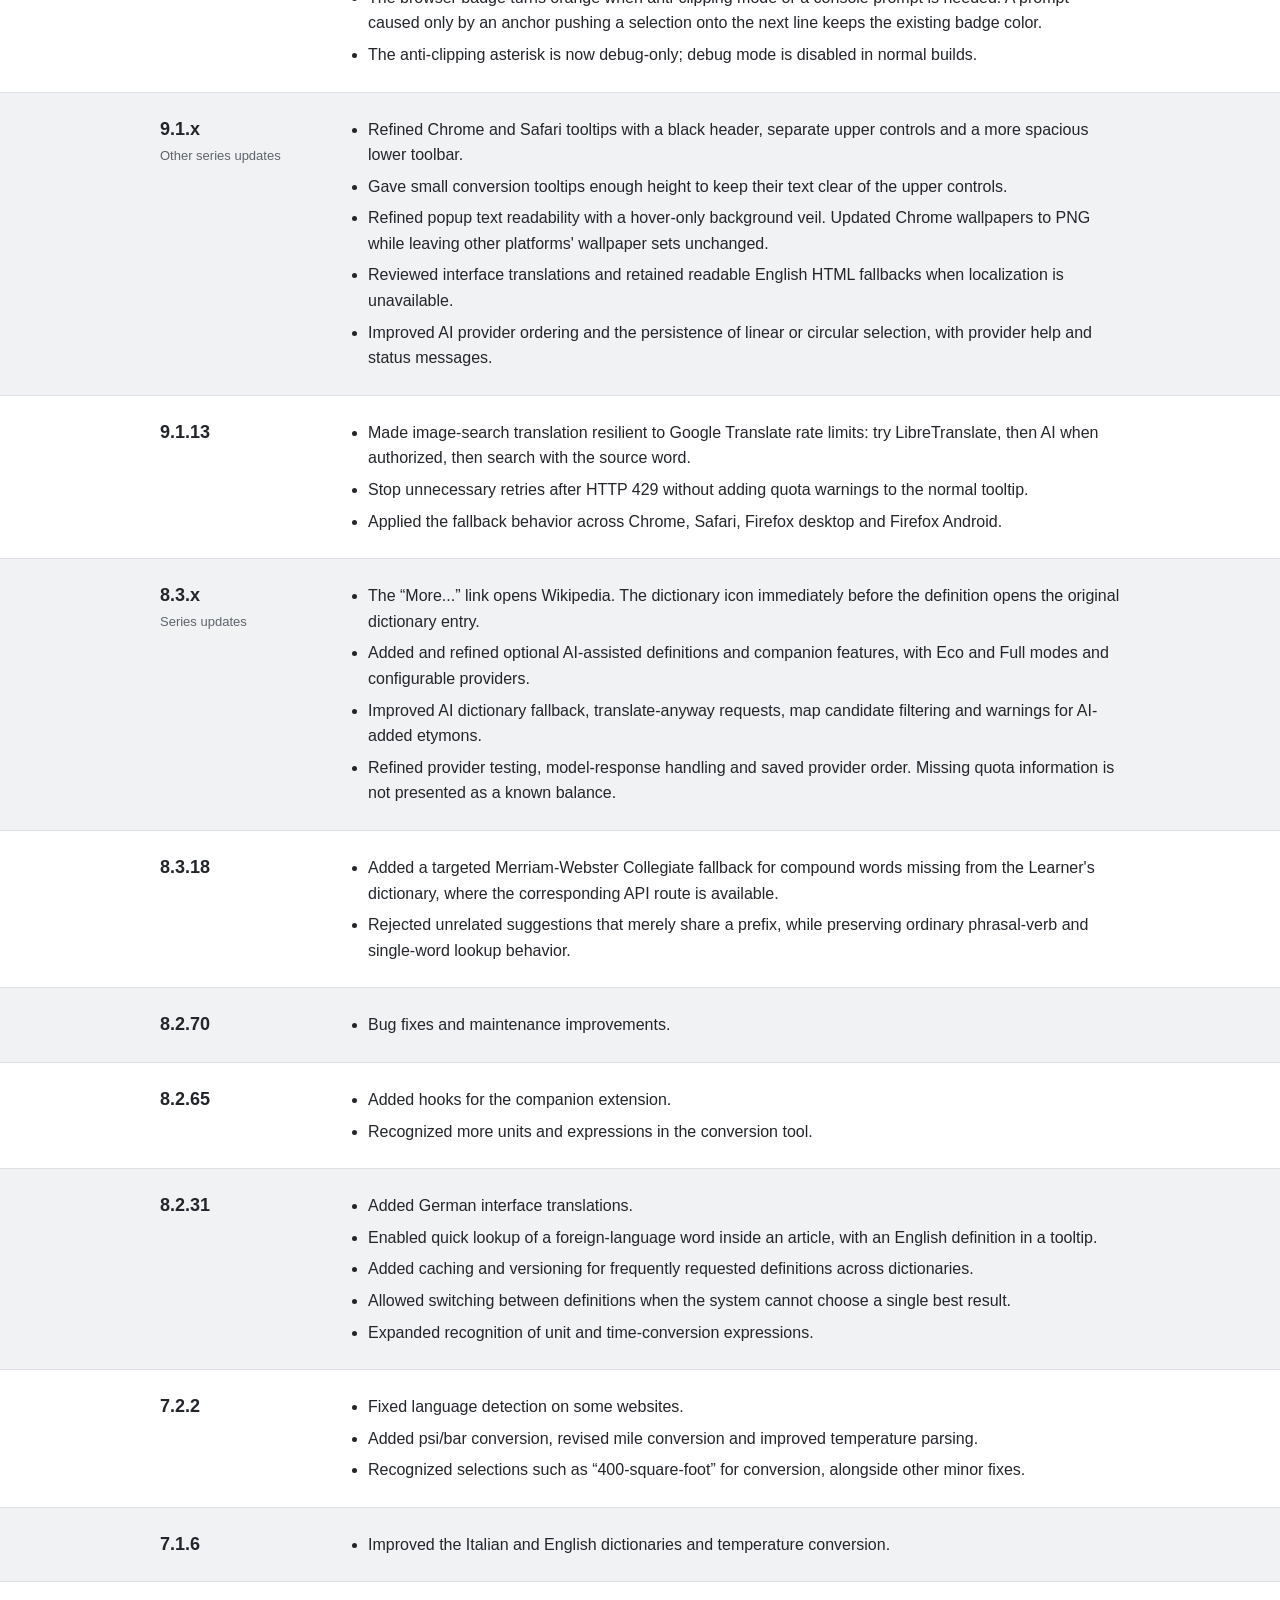
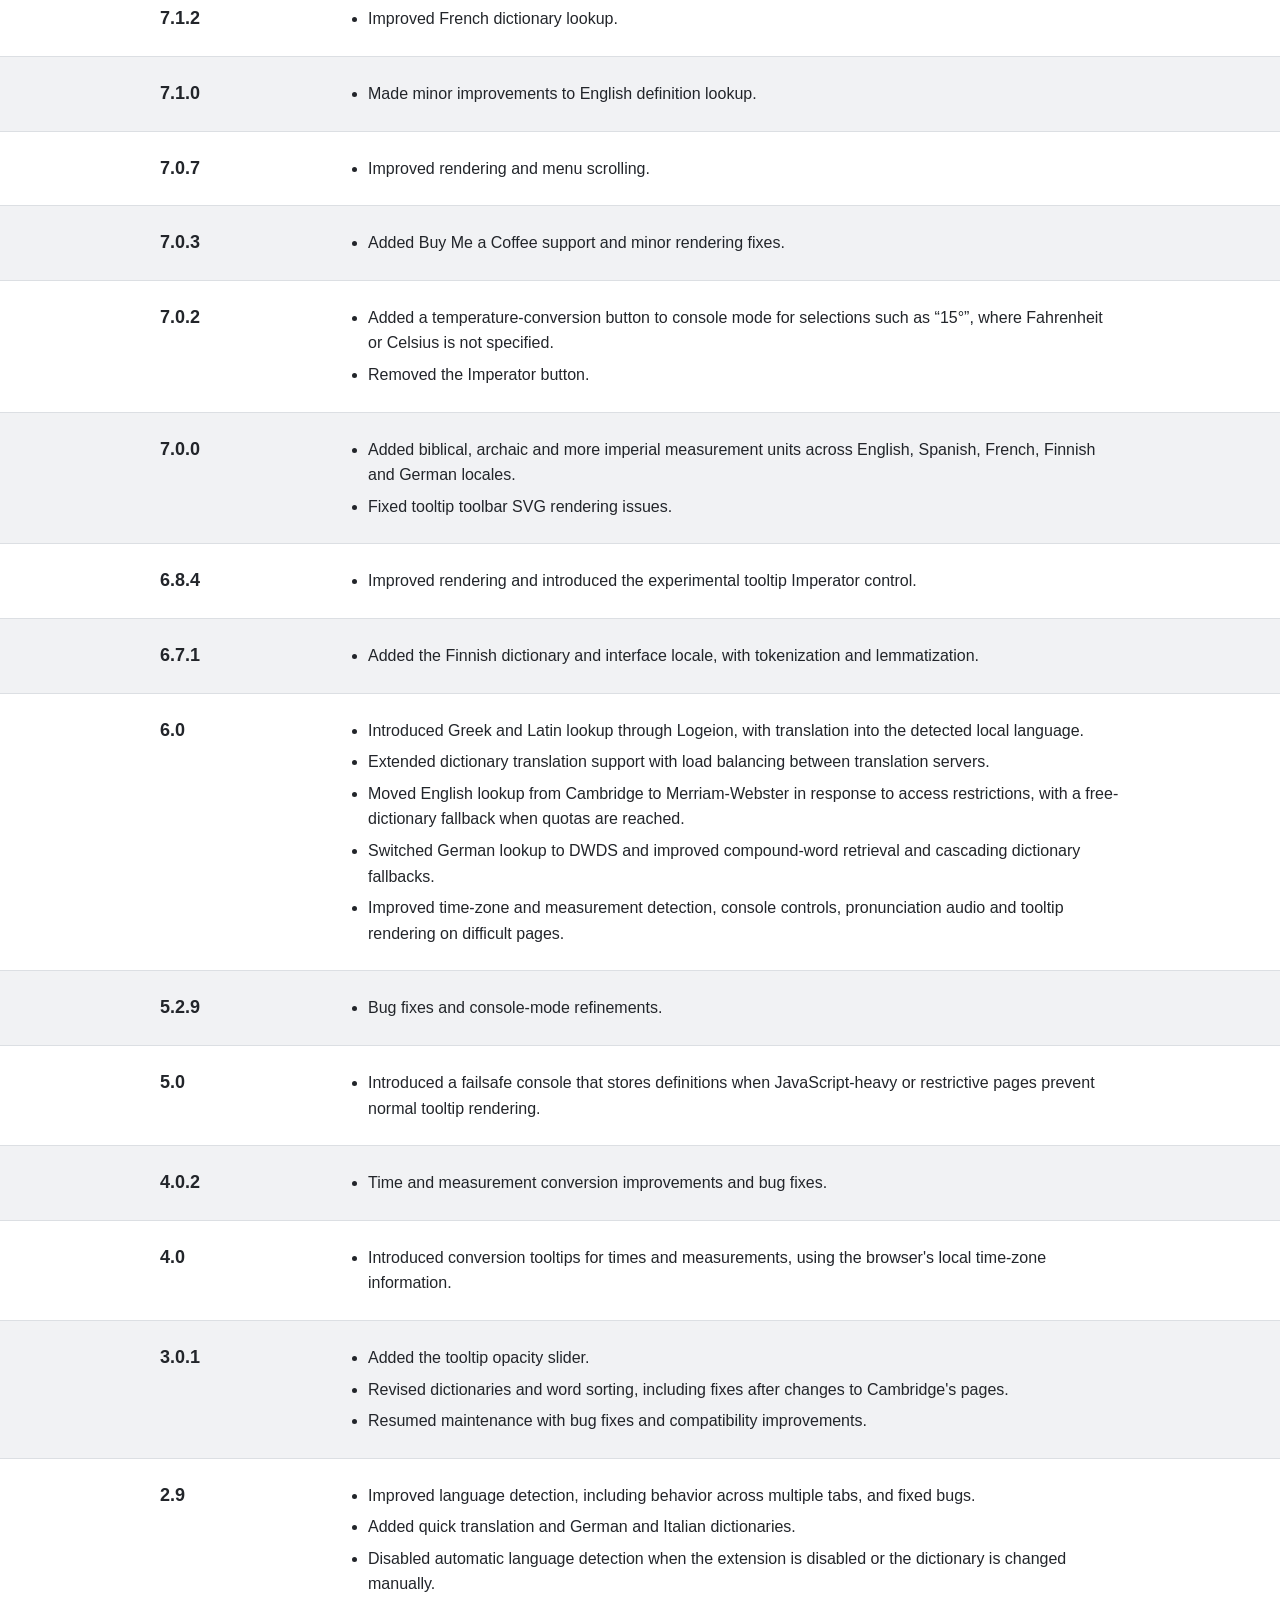
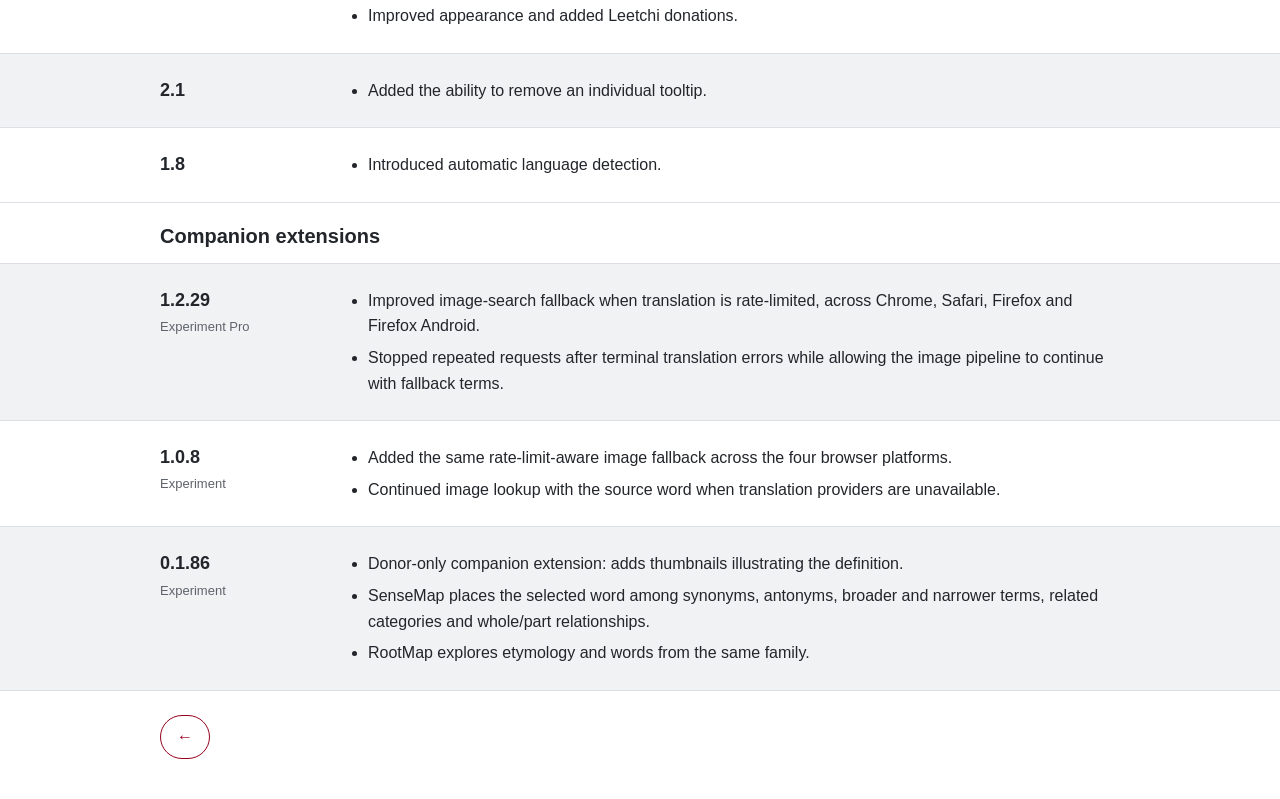
<file: version-logs.html>
<!doctype html>
<html lang="en">
<head>
  <meta charset="utf-8">
  <meta name="viewport" content="width=device-width, initial-scale=1">
  <title>Version logs - Not A Translator</title>
  <meta name="description" content="Version history for Not A Translator and its companion extensions.">
  <link rel="icon" type="image/png" href="assets/dictionary128.png">
  <link rel="stylesheet" href="version-logs.css">
</head>
<body>
  <header class="page-header">
    <a class="brand" href="index.html">
      <img src="assets/dictionary128.png" alt="" width="36" height="36">
      <span>Not A Translator</span>
    </a>
    <a class="back-link" href="index.html#top" aria-label="Back to home"><span aria-hidden="true">&#8592;</span></a>
  </header>

  <main>
    <div class="page-intro">
      <h1>Version logs</h1>
      <p>Changes to Not A Translator and its companion extensions. Some older changes are grouped by version series where the exact patch number was not recorded. Availability may differ between browser stores.</p>
    </div>

    <section aria-labelledby="main-extension">
      <h2 class="section-heading" id="main-extension">Not A Translator</h2>
      <div class="release-list">
        <!-- Edit entries directly here. To add a version, duplicate one complete
             article.release below and place it first. Use a unique id, update
             the h3 and edit the li lines. Alternating colors are automatic.
             Keep this page in English; only the incoming site link is localized. -->
        <article class="release" id="v9-1-29">
          <div class="release-inner">
            <h3>9.1.29</h3>
            <ul>
              <li>Faster dictionary cache checks: candidates are requested in parallel while preserving their priority order.</li>
              <li>Safari: the extension stays temporarily disabled with a black-and-white icon until initialization completes. It resumes automatically, preserving your saved on/off preference, without a loading or retry screen.</li>
              <li>Safari: the lookup button now returns for a selection made during startup, without selecting the text again. Late responses can no longer hide a button restored by a newer check.</li>
              <li>Safari and Firefox Android: tooltips check all four positions when opening by touch and after content changes, preferring a fully visible position that leaves the rotation control accessible. Placement accounts for zoom and the visible screen area, and delayed adjustments preserve manual rotation.</li>
              <li>Firefox Android: fixed interruptions to tooltip visibility after actions and to the sizing of anti-clipping tooltips.</li>
              <li>Updated the welcome page with a compact English release summary. Longer notes scroll inside the existing card, with keyboard access and readable dark-mode colors.</li>
            </ul>
          </div>
        </article>

        <article class="release" id="v9-1-20">
          <div class="release-inner">
            <h3>9.1.20</h3>
            <ul>
              <li>Safari: the Image button now follows the tooltip text color in normal and anti-clipping mode, including white on purple.</li>
              <li>Protected the image icon against page styles while preserving its frame cutout, loading spinner and red unavailable indicator.</li>
            </ul>
          </div>
        </article>

        <article class="release" id="v9-1-19">
          <div class="release-inner">
            <h3>9.1.19<span class="release-label">Includes updates since 9.1.16</span></h3>
            <ul>
              <li>Firefox desktop: refined the black tooltip header with three right-aligned controls and immediate width synchronization. Improved white SVG icons while preserving their cutouts.</li>
              <li>Firefox desktop: improved anti-clipping tooltip headers and conversion bubbles, keeping results separate from the controls and protecting minimum height and text wrapping.</li>
              <li>Firefox desktop: added a short hover grace period to reach the tooltip. Clicking the rotation control no longer leaves normal and conversion tooltips permanently visible after the pointer moves away; keyboard focus remains supported.</li>
              <li>Safari: pronunciation uses Web Audio in normal tooltips, anti-clipping tooltips and the console to reduce interruptions to audio playing in another app. The console now activates audio during the click, before looking up a missing audio URL. A legacy audio fallback remains available.</li>
            </ul>
          </div>
        </article>

        <article class="release" id="v9-1-16">
          <div class="release-inner">
            <h3>9.1.16</h3>
            <ul>
              <li>Fixed the first-click failure in anti-clipping tooltips: moving focus to a button no longer dismisses the tooltip before its action runs.</li>
              <li>Improved independent tooltip state, deletion and cleanup, with four clockwise positions and an accessible inline rotation control.</li>
              <li>Harmonized hide timers and busy-action behavior across Chrome, Safari, Firefox and Firefox Android.</li>
              <li>Hardened SVG colors, outline spinners and toolbar controls against page styles. Preserved compact wrapping and the tooltip tail in overlay mode.</li>
              <li>Restored pronunciation playback on pages that block remote media, using the extension audio retrieval and Blob path in both normal and anti-clipping tooltips.</li>
              <li>Stabilized page-language detection: visible content is counted once, navigation and injected tooltips are excluded, and stale results are ignored.</li>
              <li>Preserved preferences during updates and made lookup wait for ready page hooks. Fixed competing language-state updates between tabs.</li>
              <li>The browser badge turns orange when anti-clipping mode or a console prompt is needed. A prompt caused only by an anchor pushing a selection onto the next line keeps the existing badge color.</li>
              <li>The anti-clipping asterisk is now debug-only; debug mode is disabled in normal builds.</li>
            </ul>
          </div>
        </article>

        <article class="release" id="v9-1-series">
          <div class="release-inner">
            <h3>9.1.x<span class="release-label">Other series updates</span></h3>
            <ul>
              <li>Refined Chrome and Safari tooltips with a black header, separate upper controls and a more spacious lower toolbar.</li>
              <li>Gave small conversion tooltips enough height to keep their text clear of the upper controls.</li>
              <li>Refined popup text readability with a hover-only background veil. Updated Chrome wallpapers to PNG while leaving other platforms' wallpaper sets unchanged.</li>
              <li>Reviewed interface translations and retained readable English HTML fallbacks when localization is unavailable.</li>
              <li>Improved AI provider ordering and the persistence of linear or circular selection, with provider help and status messages.</li>
            </ul>
          </div>
        </article>

        <article class="release" id="v9-1-13">
          <div class="release-inner">
            <h3>9.1.13</h3>
            <ul>
              <li>Made image-search translation resilient to Google Translate rate limits: try LibreTranslate, then AI when authorized, then search with the source word.</li>
              <li>Stop unnecessary retries after HTTP 429 without adding quota warnings to the normal tooltip.</li>
              <li>Applied the fallback behavior across Chrome, Safari, Firefox desktop and Firefox Android.</li>
            </ul>
          </div>
        </article>

        <article class="release" id="v8-3-series">
          <div class="release-inner">
            <h3>8.3.x<span class="release-label">Series updates</span></h3>
            <ul>
              <li>The <q>More...</q> link opens Wikipedia. The dictionary icon immediately before the definition opens the original dictionary entry.</li>
              <li>Added and refined optional AI-assisted definitions and companion features, with Eco and Full modes and configurable providers.</li>
              <li>Improved AI dictionary fallback, translate-anyway requests, map candidate filtering and warnings for AI-added etymons.</li>
              <li>Refined provider testing, model-response handling and saved provider order. Missing quota information is not presented as a known balance.</li>
            </ul>
          </div>
        </article>

        <article class="release" id="v8-3-18">
          <div class="release-inner">
            <h3>8.3.18</h3>
            <ul>
              <li>Added a targeted Merriam-Webster Collegiate fallback for compound words missing from the Learner's dictionary, where the corresponding API route is available.</li>
              <li>Rejected unrelated suggestions that merely share a prefix, while preserving ordinary phrasal-verb and single-word lookup behavior.</li>
            </ul>
          </div>
        </article>

        <article class="release" id="v8-2-70">
          <div class="release-inner">
            <h3>8.2.70</h3>
            <ul><li>Bug fixes and maintenance improvements.</li></ul>
          </div>
        </article>

        <article class="release" id="v8-2-65">
          <div class="release-inner">
            <h3>8.2.65</h3>
            <ul>
              <li>Added hooks for the companion extension.</li>
              <li>Recognized more units and expressions in the conversion tool.</li>
            </ul>
          </div>
        </article>

        <article class="release" id="v8-2-31">
          <div class="release-inner">
            <h3>8.2.31</h3>
            <ul>
              <li>Added German interface translations.</li>
              <li>Enabled quick lookup of a foreign-language word inside an article, with an English definition in a tooltip.</li>
              <li>Added caching and versioning for frequently requested definitions across dictionaries.</li>
              <li>Allowed switching between definitions when the system cannot choose a single best result.</li>
              <li>Expanded recognition of unit and time-conversion expressions.</li>
            </ul>
          </div>
        </article>

        <article class="release" id="v7-2-2">
          <div class="release-inner">
            <h3>7.2.2</h3>
            <ul>
              <li>Fixed language detection on some websites.</li>
              <li>Added psi/bar conversion, revised mile conversion and improved temperature parsing.</li>
              <li>Recognized selections such as <q>400-square-foot</q> for conversion, alongside other minor fixes.</li>
            </ul>
          </div>
        </article>

        <article class="release" id="v7-1-6">
          <div class="release-inner">
            <h3>7.1.6</h3>
            <ul><li>Improved the Italian and English dictionaries and temperature conversion.</li></ul>
          </div>
        </article>

        <article class="release" id="v7-1-2">
          <div class="release-inner">
            <h3>7.1.2</h3>
            <ul><li>Improved French dictionary lookup.</li></ul>
          </div>
        </article>

        <article class="release" id="v7-1-0">
          <div class="release-inner">
            <h3>7.1.0</h3>
            <ul><li>Made minor improvements to English definition lookup.</li></ul>
          </div>
        </article>

        <article class="release" id="v7-0-7">
          <div class="release-inner">
            <h3>7.0.7</h3>
            <ul><li>Improved rendering and menu scrolling.</li></ul>
          </div>
        </article>

        <article class="release" id="v7-0-3">
          <div class="release-inner">
            <h3>7.0.3</h3>
            <ul><li>Added Buy Me a Coffee support and minor rendering fixes.</li></ul>
          </div>
        </article>

        <article class="release" id="v7-0-2">
          <div class="release-inner">
            <h3>7.0.2</h3>
            <ul>
              <li>Added a temperature-conversion button to console mode for selections such as <q>15&deg;</q>, where Fahrenheit or Celsius is not specified.</li>
              <li>Removed the Imperator button.</li>
            </ul>
          </div>
        </article>

        <article class="release" id="v7-0-0">
          <div class="release-inner">
            <h3>7.0.0</h3>
            <ul>
              <li>Added biblical, archaic and more imperial measurement units across English, Spanish, French, Finnish and German locales.</li>
              <li>Fixed tooltip toolbar SVG rendering issues.</li>
            </ul>
          </div>
        </article>

        <article class="release" id="v6-8-4">
          <div class="release-inner">
            <h3>6.8.4</h3>
            <ul><li>Improved rendering and introduced the experimental tooltip Imperator control.</li></ul>
          </div>
        </article>

        <article class="release" id="v6-7-1">
          <div class="release-inner">
            <h3>6.7.1</h3>
            <ul><li>Added the Finnish dictionary and interface locale, with tokenization and lemmatization.</li></ul>
          </div>
        </article>

        <article class="release" id="v6-0">
          <div class="release-inner">
            <h3>6.0</h3>
            <ul>
              <li>Introduced Greek and Latin lookup through Logeion, with translation into the detected local language.</li>
              <li>Extended dictionary translation support with load balancing between translation servers.</li>
              <li>Moved English lookup from Cambridge to Merriam-Webster in response to access restrictions, with a free-dictionary fallback when quotas are reached.</li>
              <li>Switched German lookup to DWDS and improved compound-word retrieval and cascading dictionary fallbacks.</li>
              <li>Improved time-zone and measurement detection, console controls, pronunciation audio and tooltip rendering on difficult pages.</li>
            </ul>
          </div>
        </article>

        <article class="release" id="v5-2-9">
          <div class="release-inner">
            <h3>5.2.9</h3>
            <ul><li>Bug fixes and console-mode refinements.</li></ul>
          </div>
        </article>

        <article class="release" id="v5-0">
          <div class="release-inner">
            <h3>5.0</h3>
            <ul><li>Introduced a failsafe console that stores definitions when JavaScript-heavy or restrictive pages prevent normal tooltip rendering.</li></ul>
          </div>
        </article>

        <article class="release" id="v4-0-2">
          <div class="release-inner">
            <h3>4.0.2</h3>
            <ul><li>Time and measurement conversion improvements and bug fixes.</li></ul>
          </div>
        </article>

        <article class="release" id="v4-0">
          <div class="release-inner">
            <h3>4.0</h3>
            <ul><li>Introduced conversion tooltips for times and measurements, using the browser's local time-zone information.</li></ul>
          </div>
        </article>

        <article class="release" id="v3-0-1">
          <div class="release-inner">
            <h3>3.0.1</h3>
            <ul>
              <li>Added the tooltip opacity slider.</li>
              <li>Revised dictionaries and word sorting, including fixes after changes to Cambridge's pages.</li>
              <li>Resumed maintenance with bug fixes and compatibility improvements.</li>
            </ul>
          </div>
        </article>

        <article class="release" id="v2-9">
          <div class="release-inner">
            <h3>2.9</h3>
            <ul>
              <li>Improved language detection, including behavior across multiple tabs, and fixed bugs.</li>
              <li>Added quick translation and German and Italian dictionaries.</li>
              <li>Disabled automatic language detection when the extension is disabled or the dictionary is changed manually.</li>
              <li>Improved appearance and added Leetchi donations.</li>
            </ul>
          </div>
        </article>

        <article class="release" id="v2-1">
          <div class="release-inner">
            <h3>2.1</h3>
            <ul><li>Added the ability to remove an individual tooltip.</li></ul>
          </div>
        </article>

        <article class="release" id="v1-8">
          <div class="release-inner">
            <h3>1.8</h3>
            <ul><li>Introduced automatic language detection.</li></ul>
          </div>
        </article>
      </div>
    </section>

    <section aria-labelledby="companion-extensions">
      <h2 class="section-heading" id="companion-extensions">Companion extensions</h2>
      <div class="release-list">
        <article class="release" id="experiment-pro-1-2-29">
          <div class="release-inner">
            <h3>1.2.29<span class="release-label">Experiment Pro</span></h3>
            <ul>
              <li>Improved image-search fallback when translation is rate-limited, across Chrome, Safari, Firefox and Firefox Android.</li>
              <li>Stopped repeated requests after terminal translation errors while allowing the image pipeline to continue with fallback terms.</li>
            </ul>
          </div>
        </article>

        <article class="release" id="experiment-1-0-8">
          <div class="release-inner">
            <h3>1.0.8<span class="release-label">Experiment</span></h3>
            <ul>
              <li>Added the same rate-limit-aware image fallback across the four browser platforms.</li>
              <li>Continued image lookup with the source word when translation providers are unavailable.</li>
            </ul>
          </div>
        </article>

        <article class="release" id="experiment-0-1-86">
          <div class="release-inner">
            <h3>0.1.86<span class="release-label">Experiment</span></h3>
            <ul>
              <li>Donor-only companion extension: adds thumbnails illustrating the definition.</li>
              <li>SenseMap places the selected word among synonyms, antonyms, broader and narrower terms, related categories and whole/part relationships.</li>
              <li>RootMap explores etymology and words from the same family.</li>
            </ul>
          </div>
        </article>
      </div>
    </section>
  </main>

  <footer class="page-footer">
    <a class="back-link" href="index.html#top" aria-label="Back to home"><span aria-hidden="true">&#8592;</span></a>
  </footer>
  <script>
    const returnLanguage = new URLSearchParams(window.location.search).get('lang');
    if (['en', 'fr', 'es', 'de', 'fi'].includes(returnLanguage)) {
      document.querySelectorAll('a[href^="index.html"]').forEach(function(link) {
        link.href = 'index.html?lang=' + encodeURIComponent(returnLanguage) + '#top';
      });
    }
  </script>
</body>
</html>
</file>
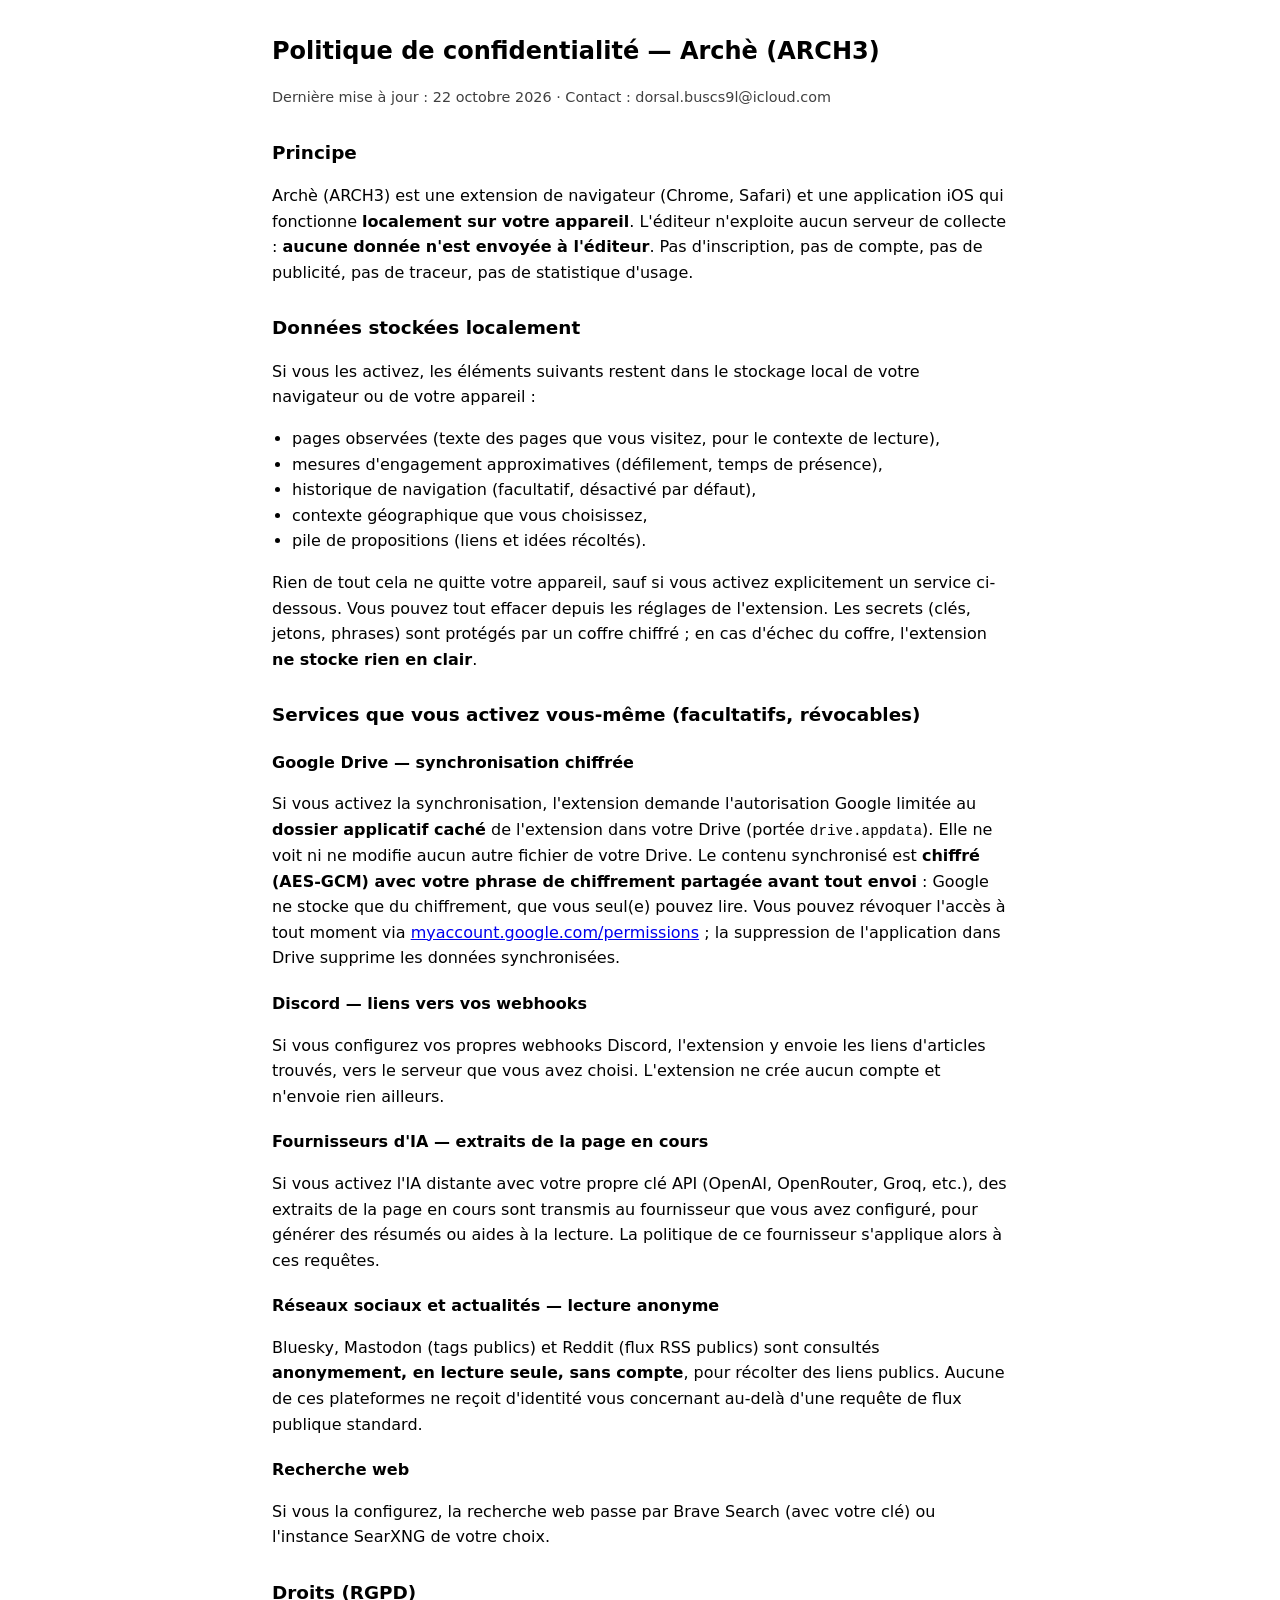
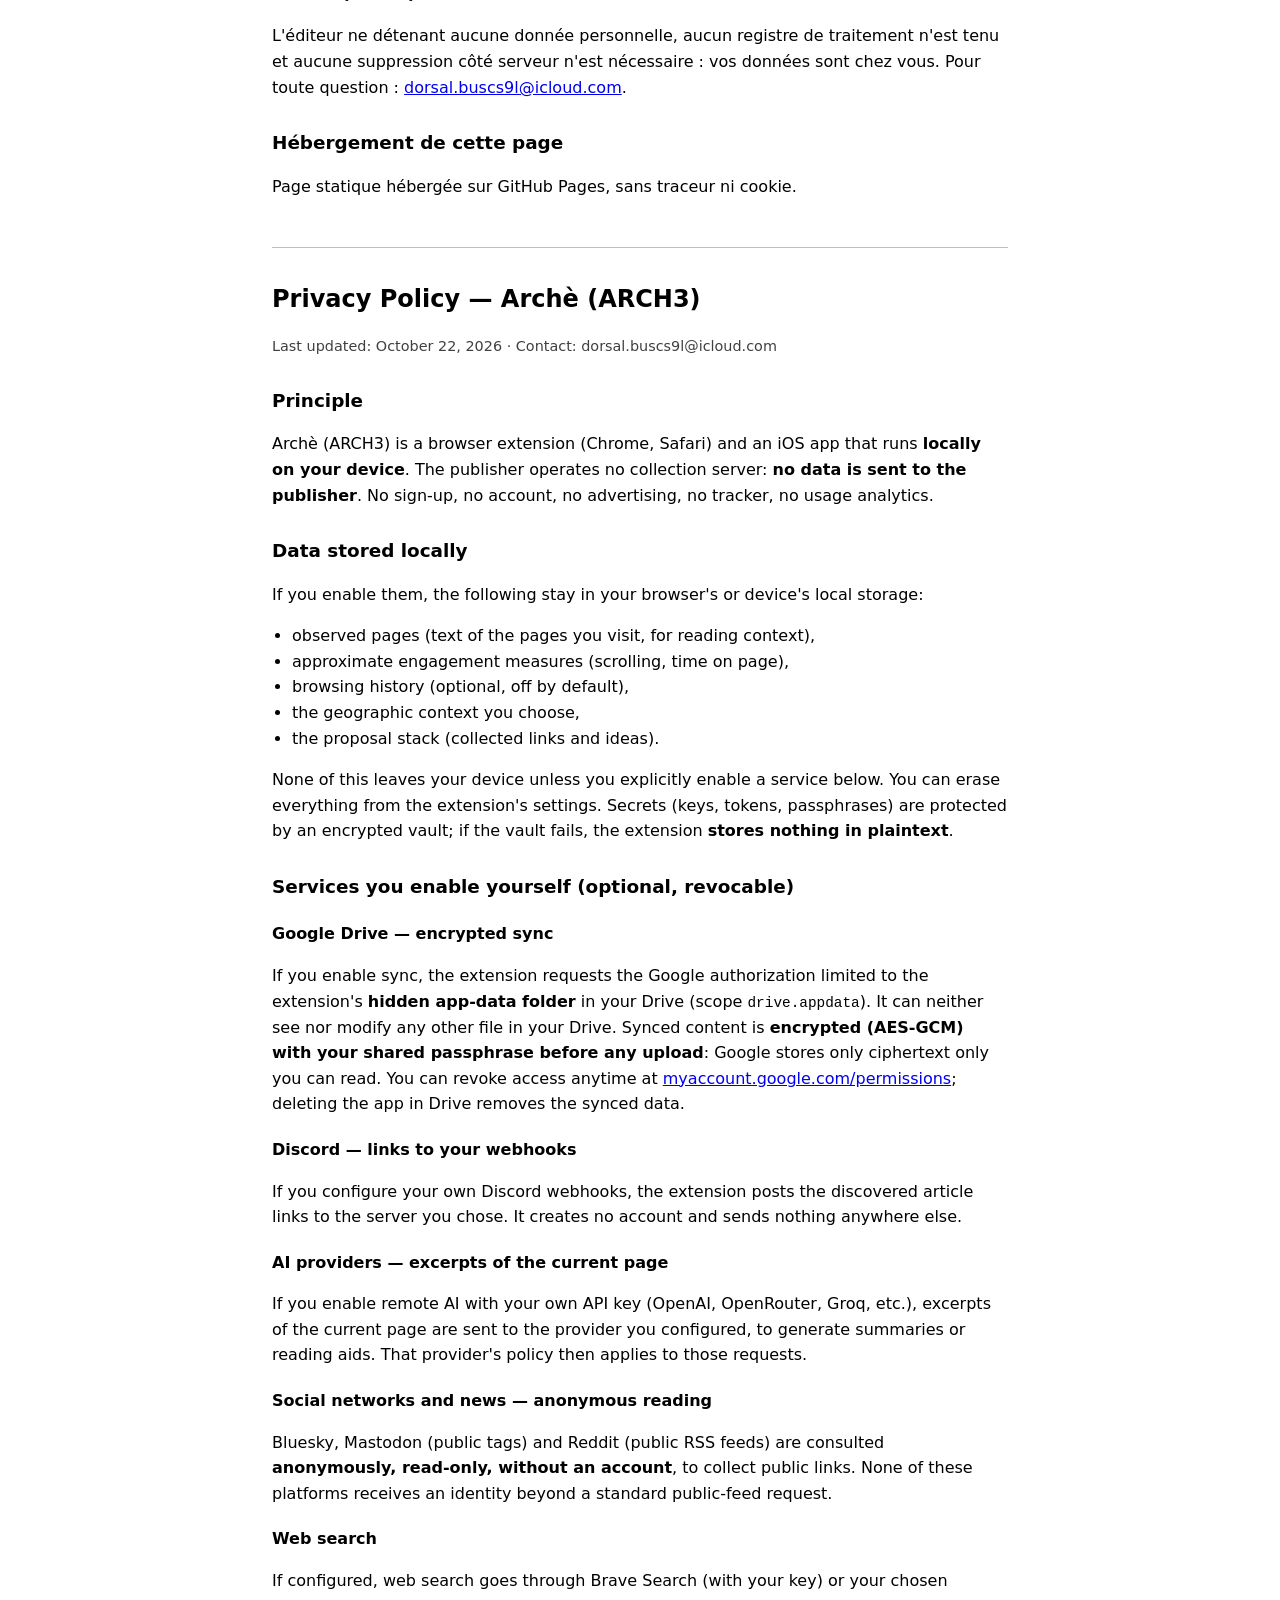
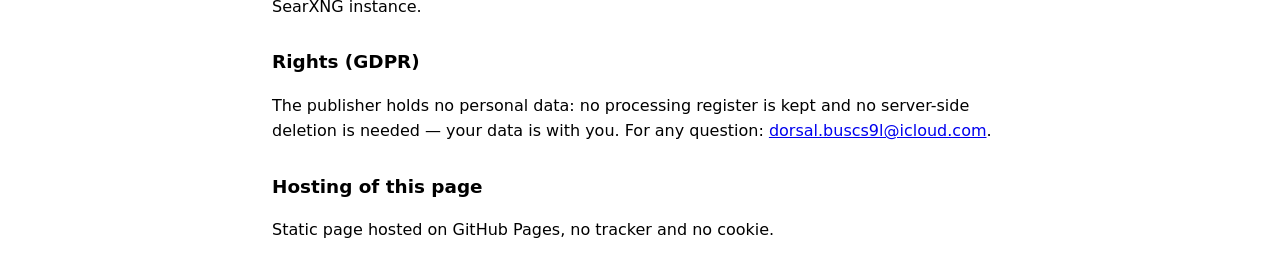
<file: ARCH3/privacy-arch3.html>
<!doctype html>
<html lang="fr">
<head>
<meta charset="utf-8">
<meta name="viewport" content="width=device-width, initial-scale=1">
<title>Politique de confidentialité — Archè (ARCH3)</title>
<style>
  :root { color-scheme: light dark; }
  body { font: 16px/1.6 system-ui, -apple-system, "Segoe UI", sans-serif; max-width: 46rem; margin: 2rem auto; padding: 0 1.25rem; }
  h1 { font-size: 1.5rem; } h2 { font-size: 1.15rem; margin-top: 1.75rem; }
  h3 { font-size: 1rem; margin-top: 1.25rem; }
  .meta { opacity: .75; font-size: .9rem; }
  .lang { margin-top: 3rem; border-top: 1px solid color-mix(in srgb, currentColor 25%, transparent); padding-top: 1rem; }
  ul { padding-left: 1.25rem; }
  code { font-size: .9em; }
</style>
</head>
<body>

<h1>Politique de confidentialité — Archè (ARCH3)</h1>
<p class="meta">Dernière mise à jour : 22 octobre 2026 · Contact : dorsal.buscs9l@icloud.com</p>

<h2>Principe</h2>
<p>Archè (ARCH3) est une extension de navigateur (Chrome, Safari) et une application iOS qui fonctionne <strong>localement sur votre appareil</strong>. L'éditeur n'exploite aucun serveur de collecte : <strong>aucune donnée n'est envoyée à l'éditeur</strong>. Pas d'inscription, pas de compte, pas de publicité, pas de traceur, pas de statistique d'usage.</p>

<h2>Données stockées localement</h2>
<p>Si vous les activez, les éléments suivants restent dans le stockage local de votre navigateur ou de votre appareil :</p>
<ul>
  <li>pages observées (texte des pages que vous visitez, pour le contexte de lecture),</li>
  <li>mesures d'engagement approximatives (défilement, temps de présence),</li>
  <li>historique de navigation (facultatif, désactivé par défaut),</li>
  <li>contexte géographique que vous choisissez,</li>
  <li>pile de propositions (liens et idées récoltés).</li>
</ul>
<p>Rien de tout cela ne quitte votre appareil, sauf si vous activez explicitement un service ci-dessous. Vous pouvez tout effacer depuis les réglages de l'extension. Les secrets (clés, jetons, phrases) sont protégés par un coffre chiffré ; en cas d'échec du coffre, l'extension <strong>ne stocke rien en clair</strong>.</p>

<h2>Services que vous activez vous-même (facultatifs, révocables)</h2>

<h3>Google Drive — synchronisation chiffrée</h3>
<p>Si vous activez la synchronisation, l'extension demande l'autorisation Google limitée au <strong>dossier applicatif caché</strong> de l'extension dans votre Drive (portée <code>drive.appdata</code>). Elle ne voit ni ne modifie aucun autre fichier de votre Drive. Le contenu synchronisé est <strong>chiffré (AES-GCM) avec votre phrase de chiffrement partagée avant tout envoi</strong> : Google ne stocke que du chiffrement, que vous seul(e) pouvez lire. Vous pouvez révoquer l'accès à tout moment via <a href="https://myaccount.google.com/permissions">myaccount.google.com/permissions</a> ; la suppression de l'application dans Drive supprime les données synchronisées.</p>

<h3>Discord — liens vers vos webhooks</h3>
<p>Si vous configurez vos propres webhooks Discord, l'extension y envoie les liens d'articles trouvés, vers le serveur que vous avez choisi. L'extension ne crée aucun compte et n'envoie rien ailleurs.</p>

<h3>Fournisseurs d'IA — extraits de la page en cours</h3>
<p>Si vous activez l'IA distante avec votre propre clé API (OpenAI, OpenRouter, Groq, etc.), des extraits de la page en cours sont transmis au fournisseur que vous avez configuré, pour générer des résumés ou aides à la lecture. La politique de ce fournisseur s'applique alors à ces requêtes.</p>

<h3>Réseaux sociaux et actualités — lecture anonyme</h3>
<p>Bluesky, Mastodon (tags publics) et Reddit (flux RSS publics) sont consultés <strong>anonymement, en lecture seule, sans compte</strong>, pour récolter des liens publics. Aucune de ces plateformes ne reçoit d'identité vous concernant au-delà d'une requête de flux publique standard.</p>

<h3>Recherche web</h3>
<p>Si vous la configurez, la recherche web passe par Brave Search (avec votre clé) ou l'instance SearXNG de votre choix.</p>

<h2>Droits (RGPD)</h2>
<p>L'éditeur ne détenant aucune donnée personnelle, aucun registre de traitement n'est tenu et aucune suppression côté serveur n'est nécessaire : vos données sont chez vous. Pour toute question : <a href="mailto:dorsal.buscs9l@icloud.com">dorsal.buscs9l@icloud.com</a>.</p>

<h2>Hébergement de cette page</h2>
<p>Page statique hébergée sur GitHub Pages, sans traceur ni cookie.</p>

<!-- ============================== ENGLISH ============================== -->
<div class="lang" lang="en">
<h1>Privacy Policy — Archè (ARCH3)</h1>
<p class="meta">Last updated: October 22, 2026 · Contact: dorsal.buscs9l@icloud.com</p>

<h2>Principle</h2>
<p>Archè (ARCH3) is a browser extension (Chrome, Safari) and an iOS app that runs <strong>locally on your device</strong>. The publisher operates no collection server: <strong>no data is sent to the publisher</strong>. No sign-up, no account, no advertising, no tracker, no usage analytics.</p>

<h2>Data stored locally</h2>
<p>If you enable them, the following stay in your browser's or device's local storage:</p>
<ul>
  <li>observed pages (text of the pages you visit, for reading context),</li>
  <li>approximate engagement measures (scrolling, time on page),</li>
  <li>browsing history (optional, off by default),</li>
  <li>the geographic context you choose,</li>
  <li>the proposal stack (collected links and ideas).</li>
</ul>
<p>None of this leaves your device unless you explicitly enable a service below. You can erase everything from the extension's settings. Secrets (keys, tokens, passphrases) are protected by an encrypted vault; if the vault fails, the extension <strong>stores nothing in plaintext</strong>.</p>

<h2>Services you enable yourself (optional, revocable)</h2>

<h3>Google Drive — encrypted sync</h3>
<p>If you enable sync, the extension requests the Google authorization limited to the extension's <strong>hidden app-data folder</strong> in your Drive (scope <code>drive.appdata</code>). It can neither see nor modify any other file in your Drive. Synced content is <strong>encrypted (AES-GCM) with your shared passphrase before any upload</strong>: Google stores only ciphertext only you can read. You can revoke access anytime at <a href="https://myaccount.google.com/permissions">myaccount.google.com/permissions</a>; deleting the app in Drive removes the synced data.</p>

<h3>Discord — links to your webhooks</h3>
<p>If you configure your own Discord webhooks, the extension posts the discovered article links to the server you chose. It creates no account and sends nothing anywhere else.</p>

<h3>AI providers — excerpts of the current page</h3>
<p>If you enable remote AI with your own API key (OpenAI, OpenRouter, Groq, etc.), excerpts of the current page are sent to the provider you configured, to generate summaries or reading aids. That provider's policy then applies to those requests.</p>

<h3>Social networks and news — anonymous reading</h3>
<p>Bluesky, Mastodon (public tags) and Reddit (public RSS feeds) are consulted <strong>anonymously, read-only, without an account</strong>, to collect public links. None of these platforms receives an identity beyond a standard public-feed request.</p>

<h3>Web search</h3>
<p>If configured, web search goes through Brave Search (with your key) or your chosen SearXNG instance.</p>

<h2>Rights (GDPR)</h2>
<p>The publisher holds no personal data: no processing register is kept and no server-side deletion is needed — your data is with you. For any question: <a href="mailto:dorsal.buscs9l@icloud.com">dorsal.buscs9l@icloud.com</a>.</p>

<h2>Hosting of this page</h2>
<p>Static page hosted on GitHub Pages, no tracker and no cookie.</p>
</div>

</body>
</html>
</file>
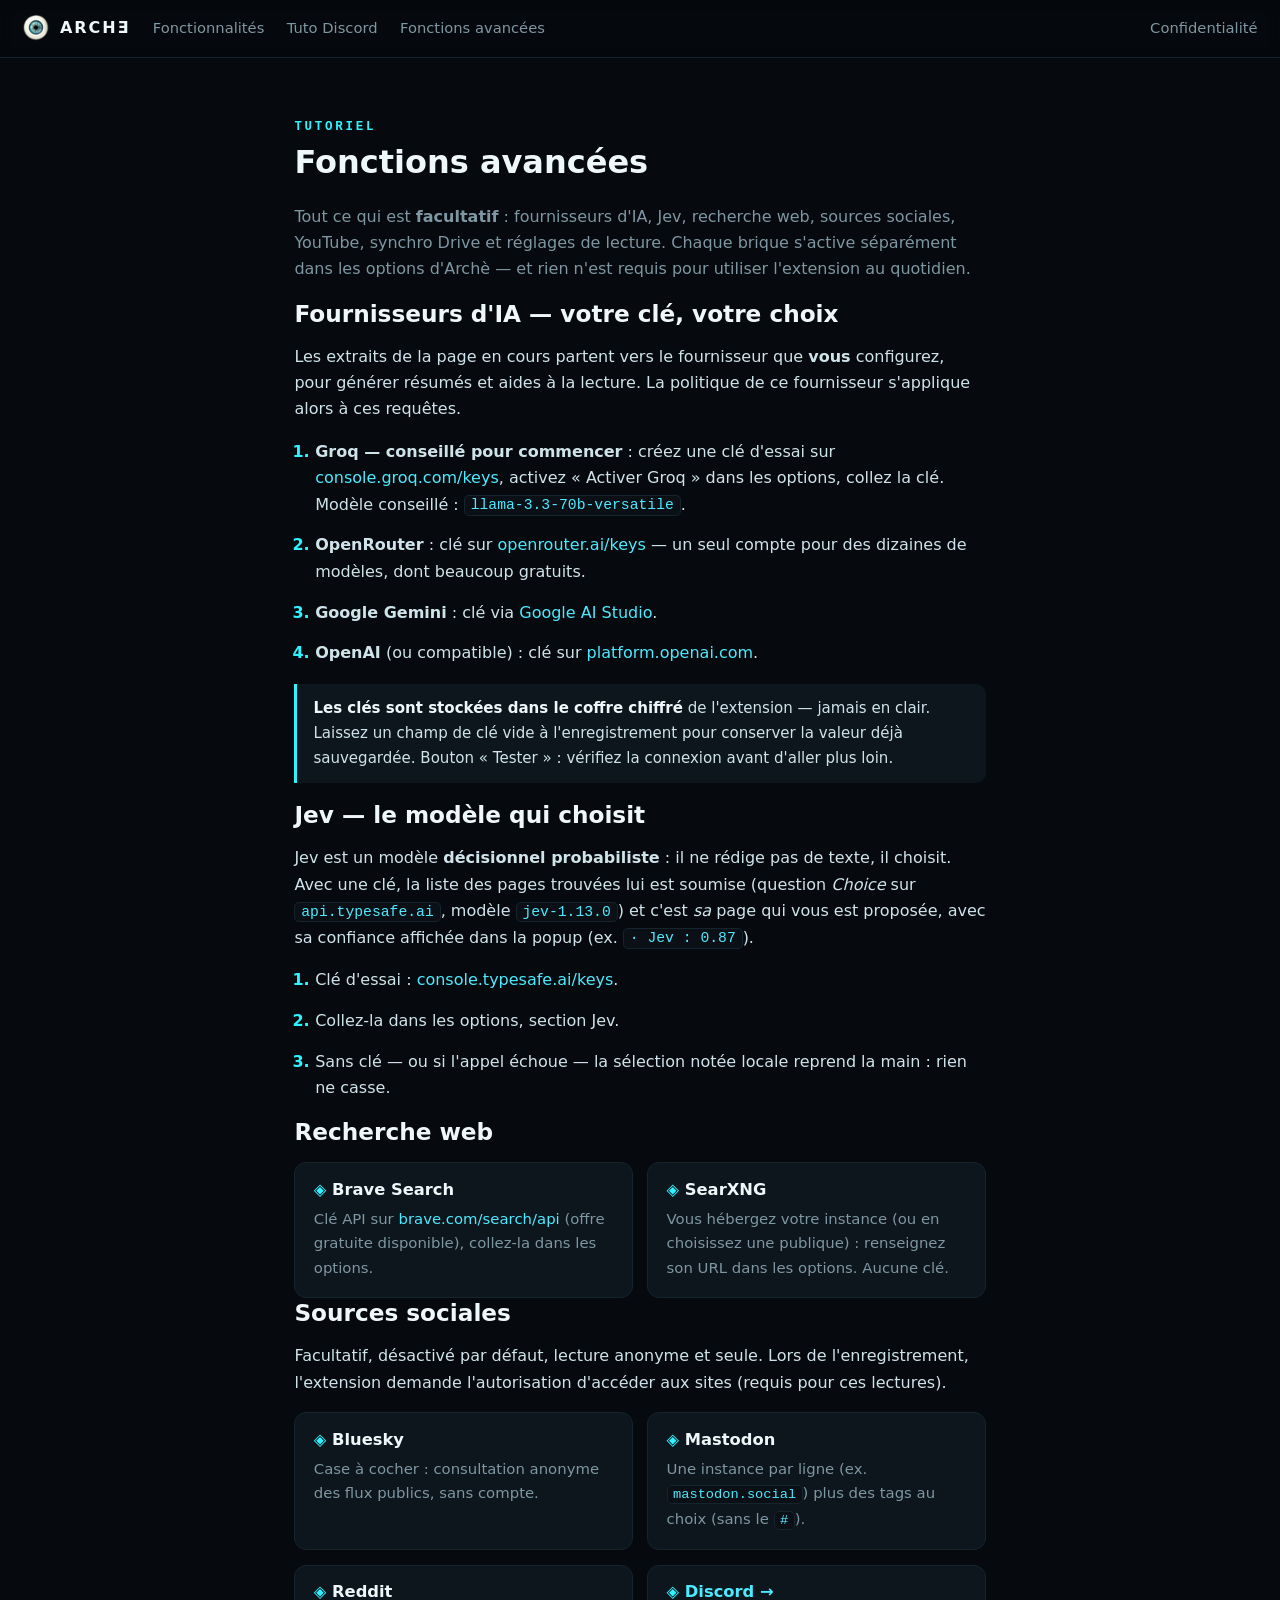
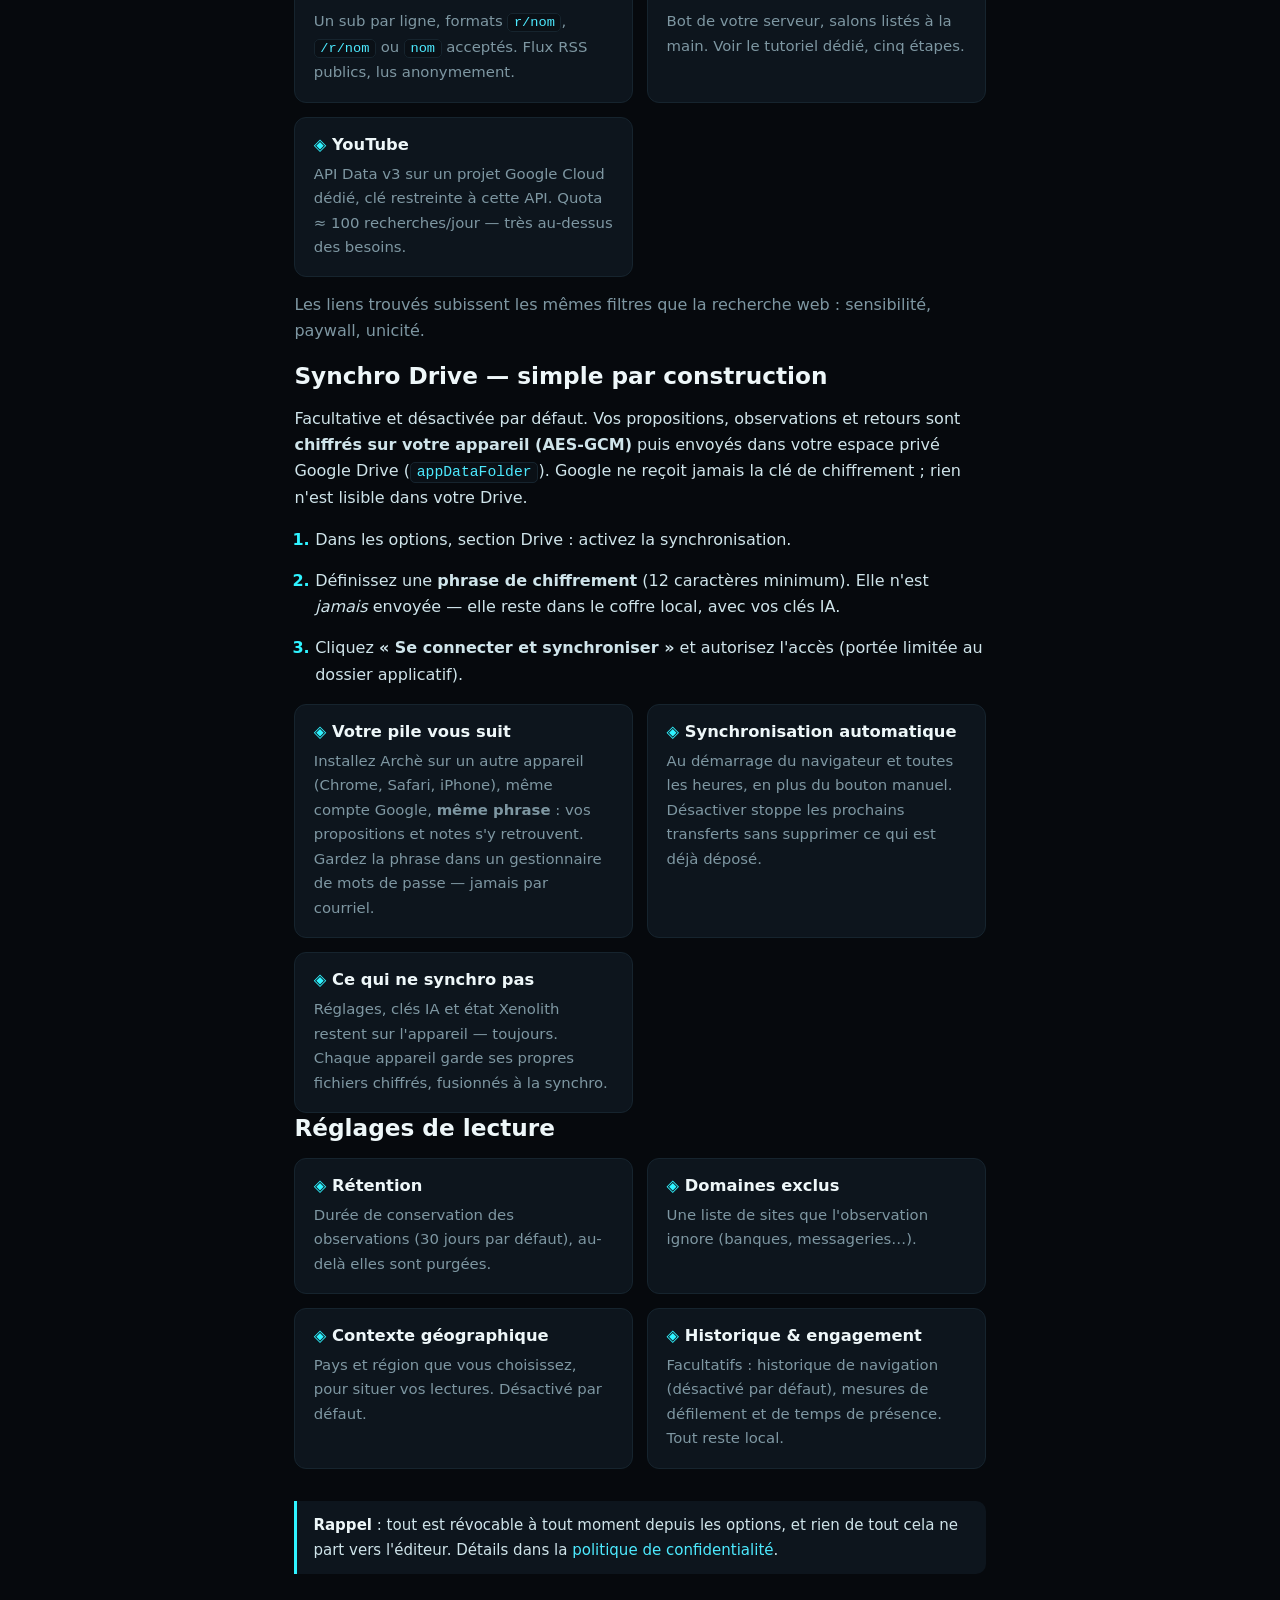
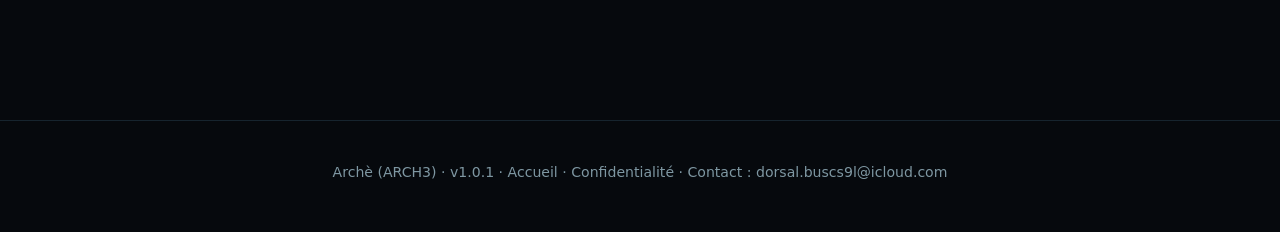
<file: ARCH3/tuto-avancees.html>
<!doctype html>
<html lang="fr">
<head>
<meta charset="utf-8">
<meta name="viewport" content="width=device-width, initial-scale=1">
<title>Fonctions avancées — Archè (ARCH3)</title>
<link rel="icon" href="images/icon32.png" sizes="32x32">
<link rel="stylesheet" href="arch3.css">
</head>
<body>

<nav class="nav">
  <a class="brand" href="index.html"><img src="images/icon32.png" alt="">ARCHƎ</a>
  <a class="plain" href="index.html#fonctionnalites">Fonctionnalités</a>
  <a class="plain" href="tuto-discord.html">Tuto Discord</a>
  <a class="plain" href="tuto-avancees.html">Fonctions avancées</a>
  <span class="spacer"></span>
  <a class="plain" href="privacy-arch3.html">Confidentialité</a>
</nav>

<div class="narrow" style="padding-top:2.6rem">

<h1><span class="kicker">Tutoriel</span>Fonctions avancées</h1>
<p class="lede">Tout ce qui est <b>facultatif</b> : fournisseurs d'IA, Jev, recherche web, sources sociales, YouTube, synchro Drive et réglages de lecture. Chaque brique s'active séparément dans les options d'Archè — et rien n'est requis pour utiliser l'extension au quotidien.</p>

<h2>Fournisseurs d'IA — votre clé, votre choix</h2>
<p>Les extraits de la page en cours partent vers le fournisseur que <b>vous</b> configurez, pour générer résumés et aides à la lecture. La politique de ce fournisseur s'applique alors à ces requêtes.</p>
<ol class="steps">
  <li><b>Groq — conseillé pour commencer</b> : créez une clé d'essai sur <a href="https://console.groq.com/keys" rel="noopener">console.groq.com/keys</a>, activez « Activer Groq » dans les options, collez la clé. Modèle conseillé : <code>llama-3.3-70b-versatile</code>.</li>
  <li><b>OpenRouter</b> : clé sur <a href="https://openrouter.ai/keys" rel="noopener">openrouter.ai/keys</a> — un seul compte pour des dizaines de modèles, dont beaucoup gratuits.</li>
  <li><b>Google Gemini</b> : clé via <a href="https://aistudio.google.com/apikey" rel="noopener">Google AI Studio</a>.</li>
  <li><b>OpenAI</b> (ou compatible) : clé sur <a href="https://platform.openai.com/api-keys" rel="noopener">platform.openai.com</a>.</li>
</ol>
<div class="callout"><b>Les clés sont stockées dans le coffre chiffré</b> de l'extension — jamais en clair. Laissez un champ de clé vide à l'enregistrement pour conserver la valeur déjà sauvegardée. Bouton « Tester » : vérifiez la connexion avant d'aller plus loin.</div>

<h2>Jev — le modèle qui choisit</h2>
<p>Jev est un modèle <b>décisionnel probabiliste</b> : il ne rédige pas de texte, il choisit. Avec une clé, la liste des pages trouvées lui est soumise (question <em>Choice</em> sur <code>api.typesafe.ai</code>, modèle <code>jev-1.13.0</code>) et c'est <em>sa</em> page qui vous est proposée, avec sa confiance affichée dans la popup (ex. <code>· Jev : 0.87</code>).</p>
<ol class="steps">
  <li>Clé d'essai : <a href="https://console.typesafe.ai/keys" rel="noopener">console.typesafe.ai/keys</a>.</li>
  <li>Collez-la dans les options, section Jev.</li>
  <li>Sans clé — ou si l'appel échoue — la sélection notée locale reprend la main : rien ne casse.</li>
</ol>

<h2>Recherche web</h2>
<div class="grid">
  <div class="card">
    <h3>Brave Search</h3>
    <p>Clé API sur <a href="https://brave.com/search/api/" rel="noopener">brave.com/search/api</a> (offre gratuite disponible), collez-la dans les options.</p>
  </div>
  <div class="card">
    <h3>SearXNG</h3>
    <p>Vous hébergez votre instance (ou en choisissez une publique) : renseignez son URL dans les options. Aucune clé.</p>
  </div>
</div>

<h2>Sources sociales</h2>
<p>Facultatif, désactivé par défaut, lecture anonyme et seule. Lors de l'enregistrement, l'extension demande l'autorisation d'accéder aux sites (requis pour ces lectures).</p>
<div class="grid">
  <div class="card">
    <h3>Bluesky</h3>
    <p>Case à cocher : consultation anonyme des flux publics, sans compte.</p>
  </div>
  <div class="card">
    <h3>Mastodon</h3>
    <p>Une instance par ligne (ex. <code>mastodon.social</code>) plus des tags au choix (sans le <code>#</code>).</p>
  </div>
  <div class="card">
    <h3>Reddit</h3>
    <p>Un sub par ligne, formats <code>r/nom</code>, <code>/r/nom</code> ou <code>nom</code> acceptés. Flux RSS publics, lus anonymement.</p>
  </div>
  <div class="card">
    <h3><a href="tuto-discord.html">Discord →</a></h3>
    <p>Bot de votre serveur, salons listés à la main. Voir le tutoriel dédié, cinq étapes.</p>
  </div>
  <div class="card">
    <h3>YouTube</h3>
    <p>API Data v3 sur un projet Google Cloud dédié, clé restreinte à cette API. Quota ≈ 100 recherches/jour — très au-dessus des besoins.</p>
  </div>
</div>
<p class="lede" style="margin-top:.9rem">Les liens trouvés subissent les mêmes filtres que la recherche web : sensibilité, paywall, unicité.</p>

<h2>Synchro Drive — simple par construction</h2>
<p>Facultative et désactivée par défaut. Vos propositions, observations et retours sont <b>chiffrés sur votre appareil (AES-GCM)</b> puis envoyés dans votre espace privé Google Drive (<code>appDataFolder</code>). Google ne reçoit jamais la clé de chiffrement ; rien n'est lisible dans votre Drive.</p>
<ol class="steps">
  <li>Dans les options, section Drive : activez la synchronisation.</li>
  <li>Définissez une <b>phrase de chiffrement</b> (12 caractères minimum). Elle n'est <em>jamais</em> envoyée — elle reste dans le coffre local, avec vos clés IA.</li>
  <li>Cliquez <b>« Se connecter et synchroniser »</b> et autorisez l'accès (portée limitée au dossier applicatif).</li>
</ol>
<div class="grid">
  <div class="card">
    <h3>Votre pile vous suit</h3>
    <p>Installez Archè sur un autre appareil (Chrome, Safari, iPhone), même compte Google, <b>même phrase</b> : vos propositions et notes s'y retrouvent. Gardez la phrase dans un gestionnaire de mots de passe — jamais par courriel.</p>
  </div>
  <div class="card">
    <h3>Synchronisation automatique</h3>
    <p>Au démarrage du navigateur et toutes les heures, en plus du bouton manuel. Désactiver stoppe les prochains transferts sans supprimer ce qui est déjà déposé.</p>
  </div>
  <div class="card">
    <h3>Ce qui ne synchro pas</h3>
    <p>Réglages, clés IA et état Xenolith restent sur l'appareil — toujours. Chaque appareil garde ses propres fichiers chiffrés, fusionnés à la synchro.</p>
  </div>
</div>

<h2>Réglages de lecture</h2>
<div class="grid">
  <div class="card">
    <h3>Rétention</h3>
    <p>Durée de conservation des observations (30 jours par défaut), au-delà elles sont purgées.</p>
  </div>
  <div class="card">
    <h3>Domaines exclus</h3>
    <p>Une liste de sites que l'observation ignore (banques, messageries…).</p>
  </div>
  <div class="card">
    <h3>Contexte géographique</h3>
    <p>Pays et région que vous choisissez, pour situer vos lectures. Désactivé par défaut.</p>
  </div>
  <div class="card">
    <h3>Historique &amp; engagement</h3>
    <p>Facultatifs : historique de navigation (désactivé par défaut), mesures de défilement et de temps de présence. Tout reste local.</p>
  </div>
</div>

<div class="callout" style="margin-top:2rem"><b>Rappel</b> : tout est révocable à tout moment depuis les options, et rien de tout cela ne part vers l'éditeur. Détails dans la <a href="privacy-arch3.html">politique de confidentialité</a>.</div>

</div>

<footer>
  <p>Archè (ARCH3) · v1.0.1 · <a href="index.html">Accueil</a> · <a href="privacy-arch3.html">Confidentialité</a> · Contact : <a href="mailto:dorsal.buscs9l@icloud.com">dorsal.buscs9l@icloud.com</a></p>
</footer>

</body>
</html>
</file>
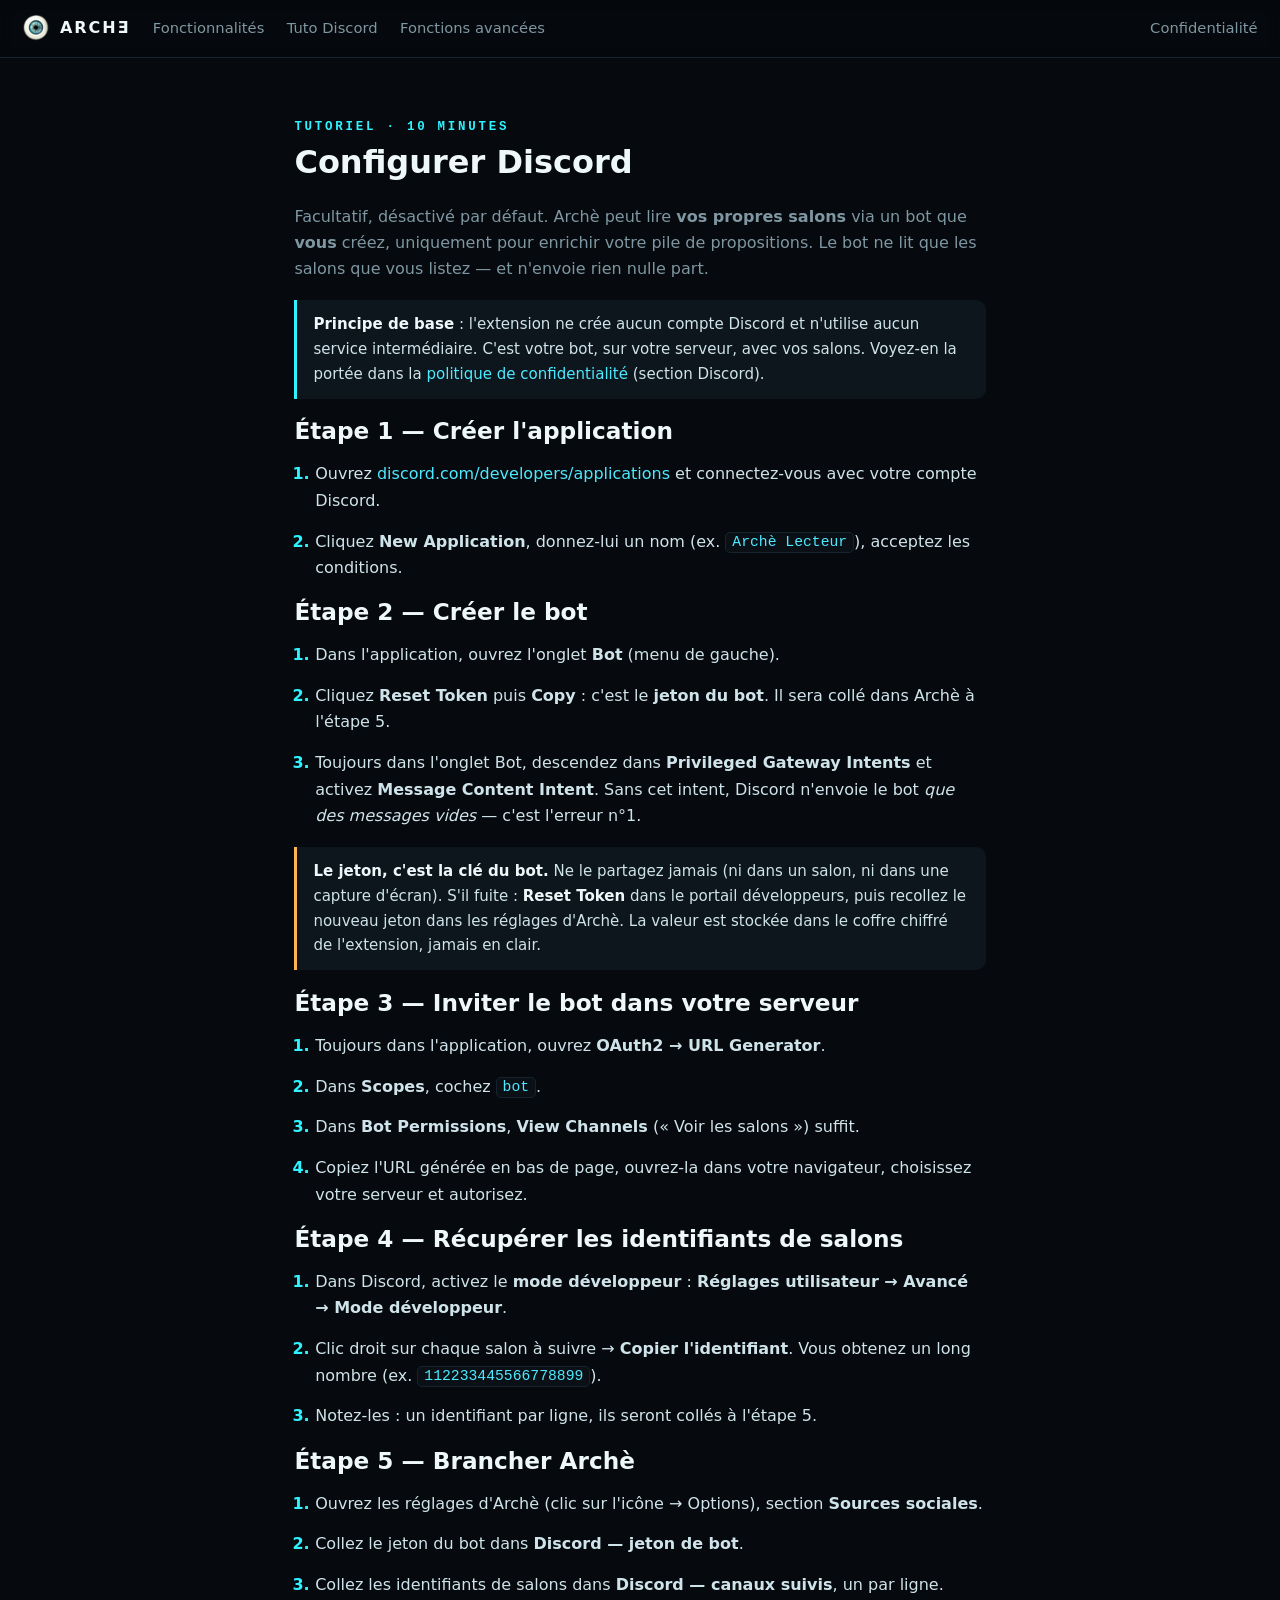
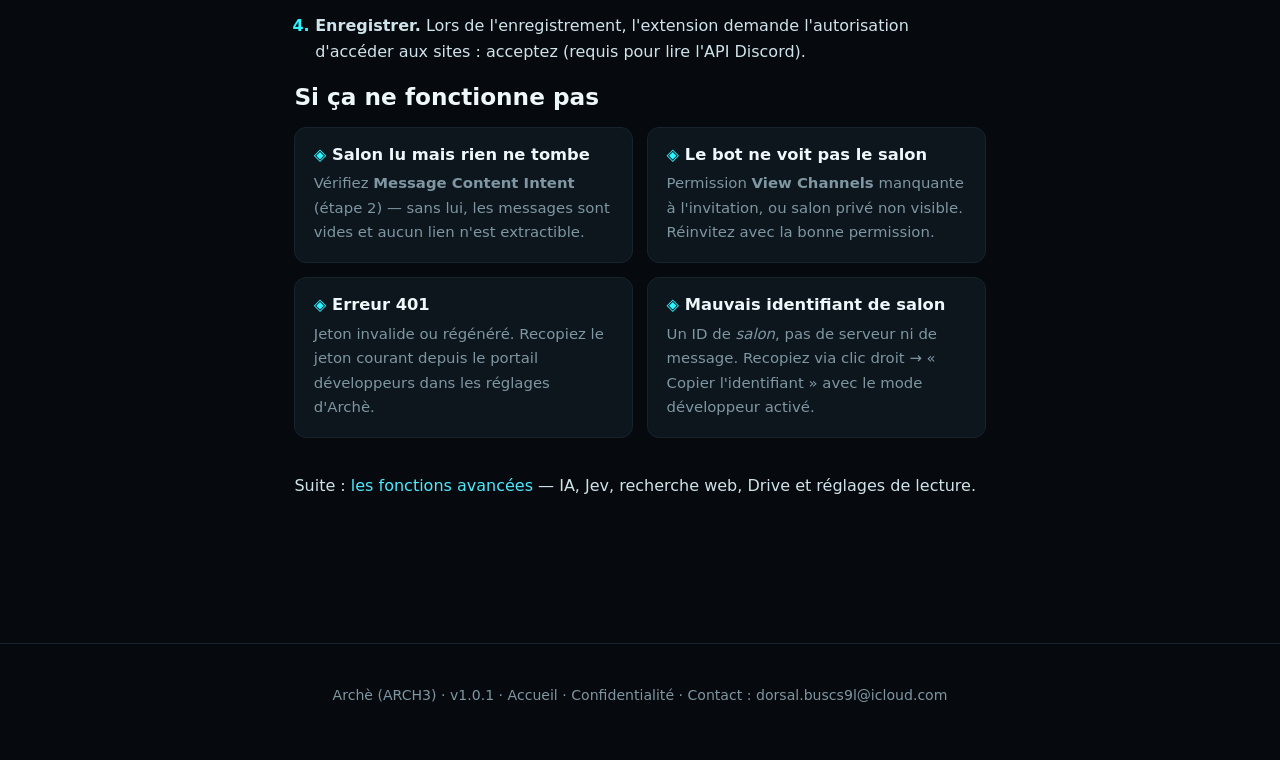
<file: ARCH3/tuto-discord.html>
<!doctype html>
<html lang="fr">
<head>
<meta charset="utf-8">
<meta name="viewport" content="width=device-width, initial-scale=1">
<title>Tuto Discord — Archè (ARCH3)</title>
<link rel="icon" href="images/icon32.png" sizes="32x32">
<link rel="stylesheet" href="arch3.css">
</head>
<body>

<nav class="nav">
  <a class="brand" href="index.html"><img src="images/icon32.png" alt="">ARCHƎ</a>
  <a class="plain" href="index.html#fonctionnalites">Fonctionnalités</a>
  <a class="plain" href="tuto-discord.html">Tuto Discord</a>
  <a class="plain" href="tuto-avancees.html">Fonctions avancées</a>
  <span class="spacer"></span>
  <a class="plain" href="privacy-arch3.html">Confidentialité</a>
</nav>

<div class="narrow" style="padding-top:2.6rem">

<h1><span class="kicker">Tutoriel · 10 minutes</span>Configurer Discord</h1>
<p class="lede">Facultatif, désactivé par défaut. Archè peut lire <b>vos propres salons</b> via un bot que <b>vous</b> créez, uniquement pour enrichir votre pile de propositions. Le bot ne lit que les salons que vous listez — et n'envoie rien nulle part.</p>

<div class="callout"><b>Principe de base</b> : l'extension ne crée aucun compte Discord et n'utilise aucun service intermédiaire. C'est votre bot, sur votre serveur, avec vos salons. Voyez-en la portée dans la <a href="privacy-arch3.html">politique de confidentialité</a> (section Discord).</div>

<h2>Étape 1 — Créer l'application</h2>
<ol class="steps">
  <li>Ouvrez <a href="https://discord.com/developers/applications" rel="noopener">discord.com/developers/applications</a> et connectez-vous avec votre compte Discord.</li>
  <li>Cliquez <b>New Application</b>, donnez-lui un nom (ex. <code>Archè Lecteur</code>), acceptez les conditions.</li>
</ol>

<h2>Étape 2 — Créer le bot</h2>
<ol class="steps">
  <li>Dans l'application, ouvrez l'onglet <b>Bot</b> (menu de gauche).</li>
  <li>Cliquez <b>Reset Token</b> puis <b>Copy</b> : c'est le <b>jeton du bot</b>. Il sera collé dans Archè à l'étape 5.</li>
  <li>Toujours dans l'onglet Bot, descendez dans <b>Privileged Gateway Intents</b> et activez <b>Message Content Intent</b>. Sans cet intent, Discord n'envoie le bot <em>que des messages vides</em> — c'est l'erreur n°1.</li>
</ol>

<div class="callout warn"><b>Le jeton, c'est la clé du bot.</b> Ne le partagez jamais (ni dans un salon, ni dans une capture d'écran). S'il fuite : <b>Reset Token</b> dans le portail développeurs, puis recollez le nouveau jeton dans les réglages d'Archè. La valeur est stockée dans le coffre chiffré de l'extension, jamais en clair.</div>

<h2>Étape 3 — Inviter le bot dans votre serveur</h2>
<ol class="steps">
  <li>Toujours dans l'application, ouvrez <b>OAuth2 → URL Generator</b>.</li>
  <li>Dans <b>Scopes</b>, cochez <code>bot</code>.</li>
  <li>Dans <b>Bot Permissions</b>, <b>View Channels</b> (« Voir les salons ») suffit.</li>
  <li>Copiez l'URL générée en bas de page, ouvrez-la dans votre navigateur, choisissez votre serveur et autorisez.</li>
</ol>

<h2>Étape 4 — Récupérer les identifiants de salons</h2>
<ol class="steps">
  <li>Dans Discord, activez le <b>mode développeur</b> : <b>Réglages utilisateur → Avancé → Mode développeur</b>.</li>
  <li>Clic droit sur chaque salon à suivre → <b>Copier l'identifiant</b>. Vous obtenez un long nombre (ex. <code>112233445566778899</code>).</li>
  <li>Notez-les : un identifiant par ligne, ils seront collés à l'étape 5.</li>
</ol>

<h2>Étape 5 — Brancher Archè</h2>
<ol class="steps">
  <li>Ouvrez les réglages d'Archè (clic sur l'icône → Options), section <b>Sources sociales</b>.</li>
  <li>Collez le jeton du bot dans <b>Discord — jeton de bot</b>.</li>
  <li>Collez les identifiants de salons dans <b>Discord — canaux suivis</b>, un par ligne.</li>
  <li><b>Enregistrer.</b> Lors de l'enregistrement, l'extension demande l'autorisation d'accéder aux sites : acceptez (requis pour lire l'API Discord).</li>
</ol>

<h2>Si ça ne fonctionne pas</h2>
<div class="grid">
  <div class="card">
    <h3>Salon lu mais rien ne tombe</h3>
    <p>Vérifiez <b>Message Content Intent</b> (étape 2) — sans lui, les messages sont vides et aucun lien n'est extractible.</p>
  </div>
  <div class="card">
    <h3>Le bot ne voit pas le salon</h3>
    <p>Permission <b>View Channels</b> manquante à l'invitation, ou salon privé non visible. Réinvitez avec la bonne permission.</p>
  </div>
  <div class="card">
    <h3>Erreur 401</h3>
    <p>Jeton invalide ou régénéré. Recopiez le jeton courant depuis le portail développeurs dans les réglages d'Archè.</p>
  </div>
  <div class="card">
    <h3>Mauvais identifiant de salon</h3>
    <p>Un ID de <em>salon</em>, pas de serveur ni de message. Recopiez via clic droit → « Copier l'identifiant » avec le mode développeur activé.</p>
  </div>
</div>

<p style="margin-top:2.2rem">Suite : <a href="tuto-avancees.html">les fonctions avancées</a> — IA, Jev, recherche web, Drive et réglages de lecture.</p>

</div>

<footer>
  <p>Archè (ARCH3) · v1.0.1 · <a href="index.html">Accueil</a> · <a href="privacy-arch3.html">Confidentialité</a> · Contact : <a href="mailto:dorsal.buscs9l@icloud.com">dorsal.buscs9l@icloud.com</a></p>
</footer>

</body>
</html>
</file>
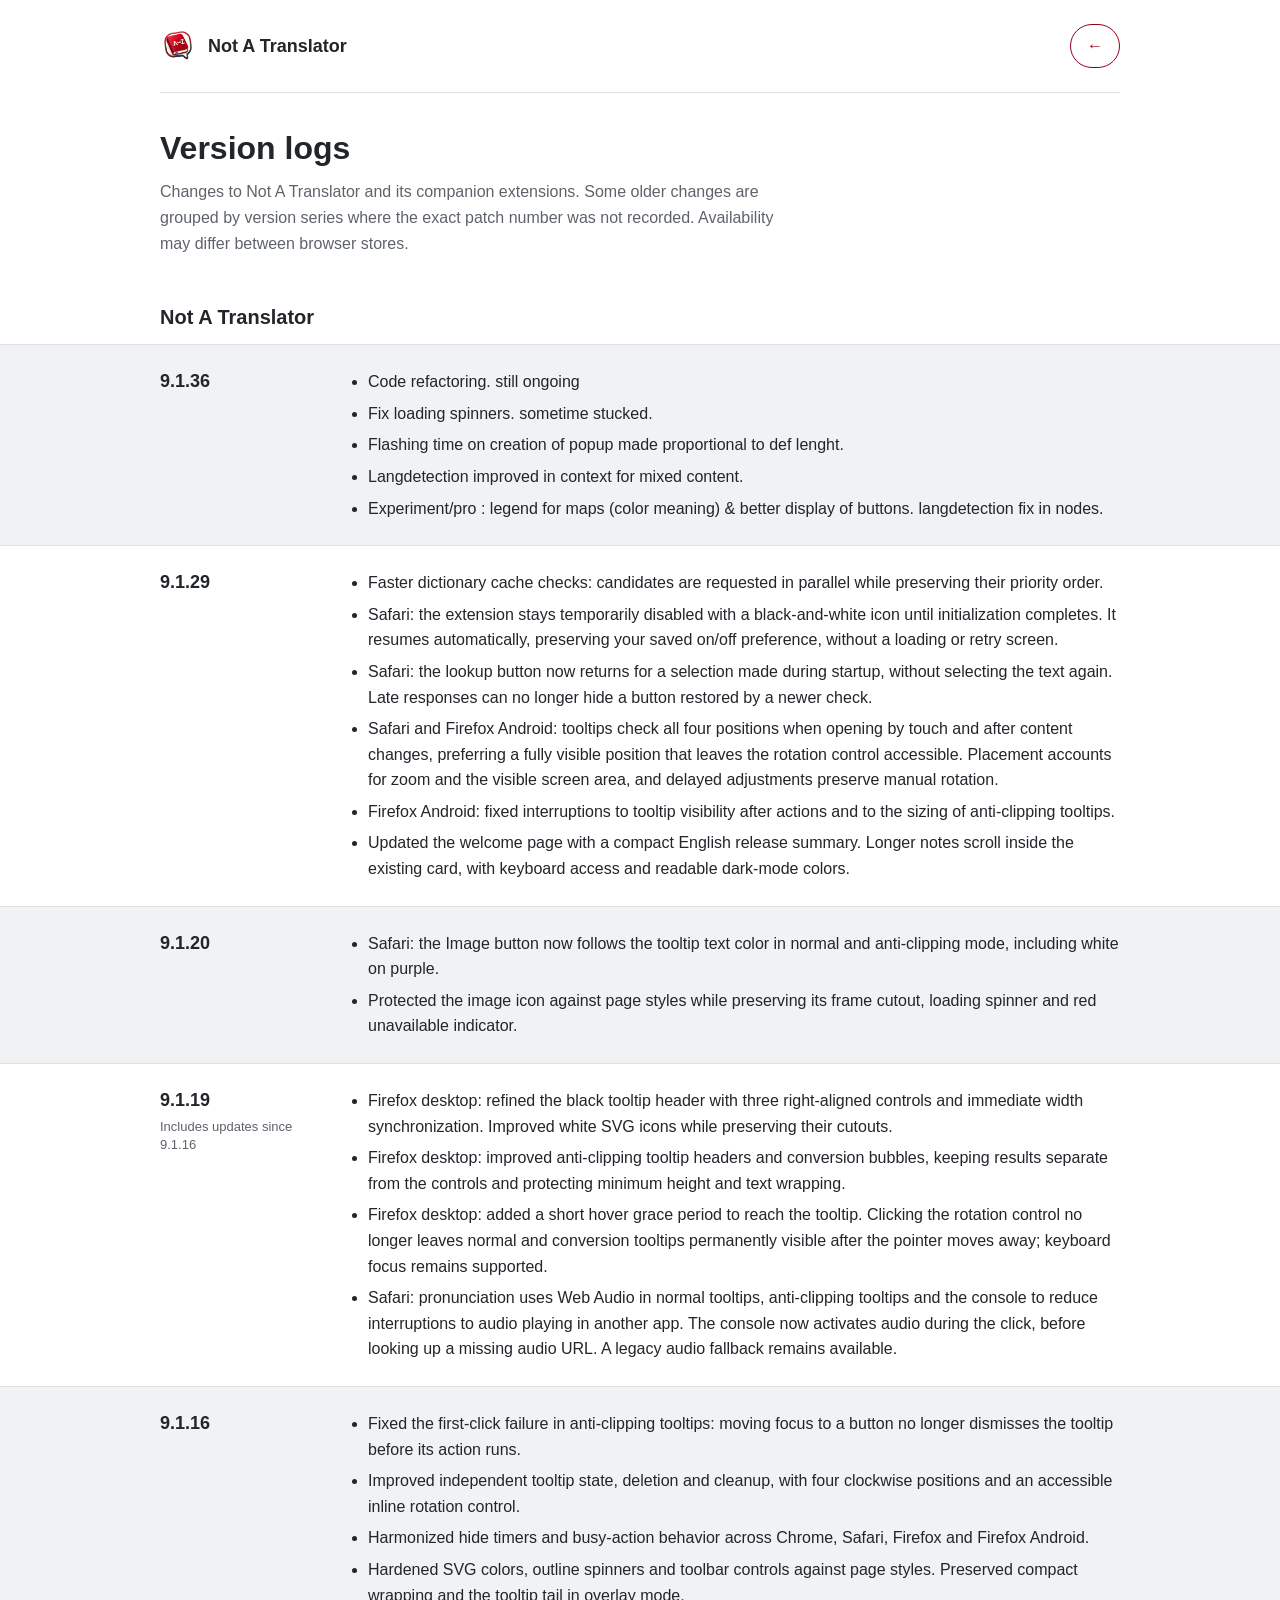
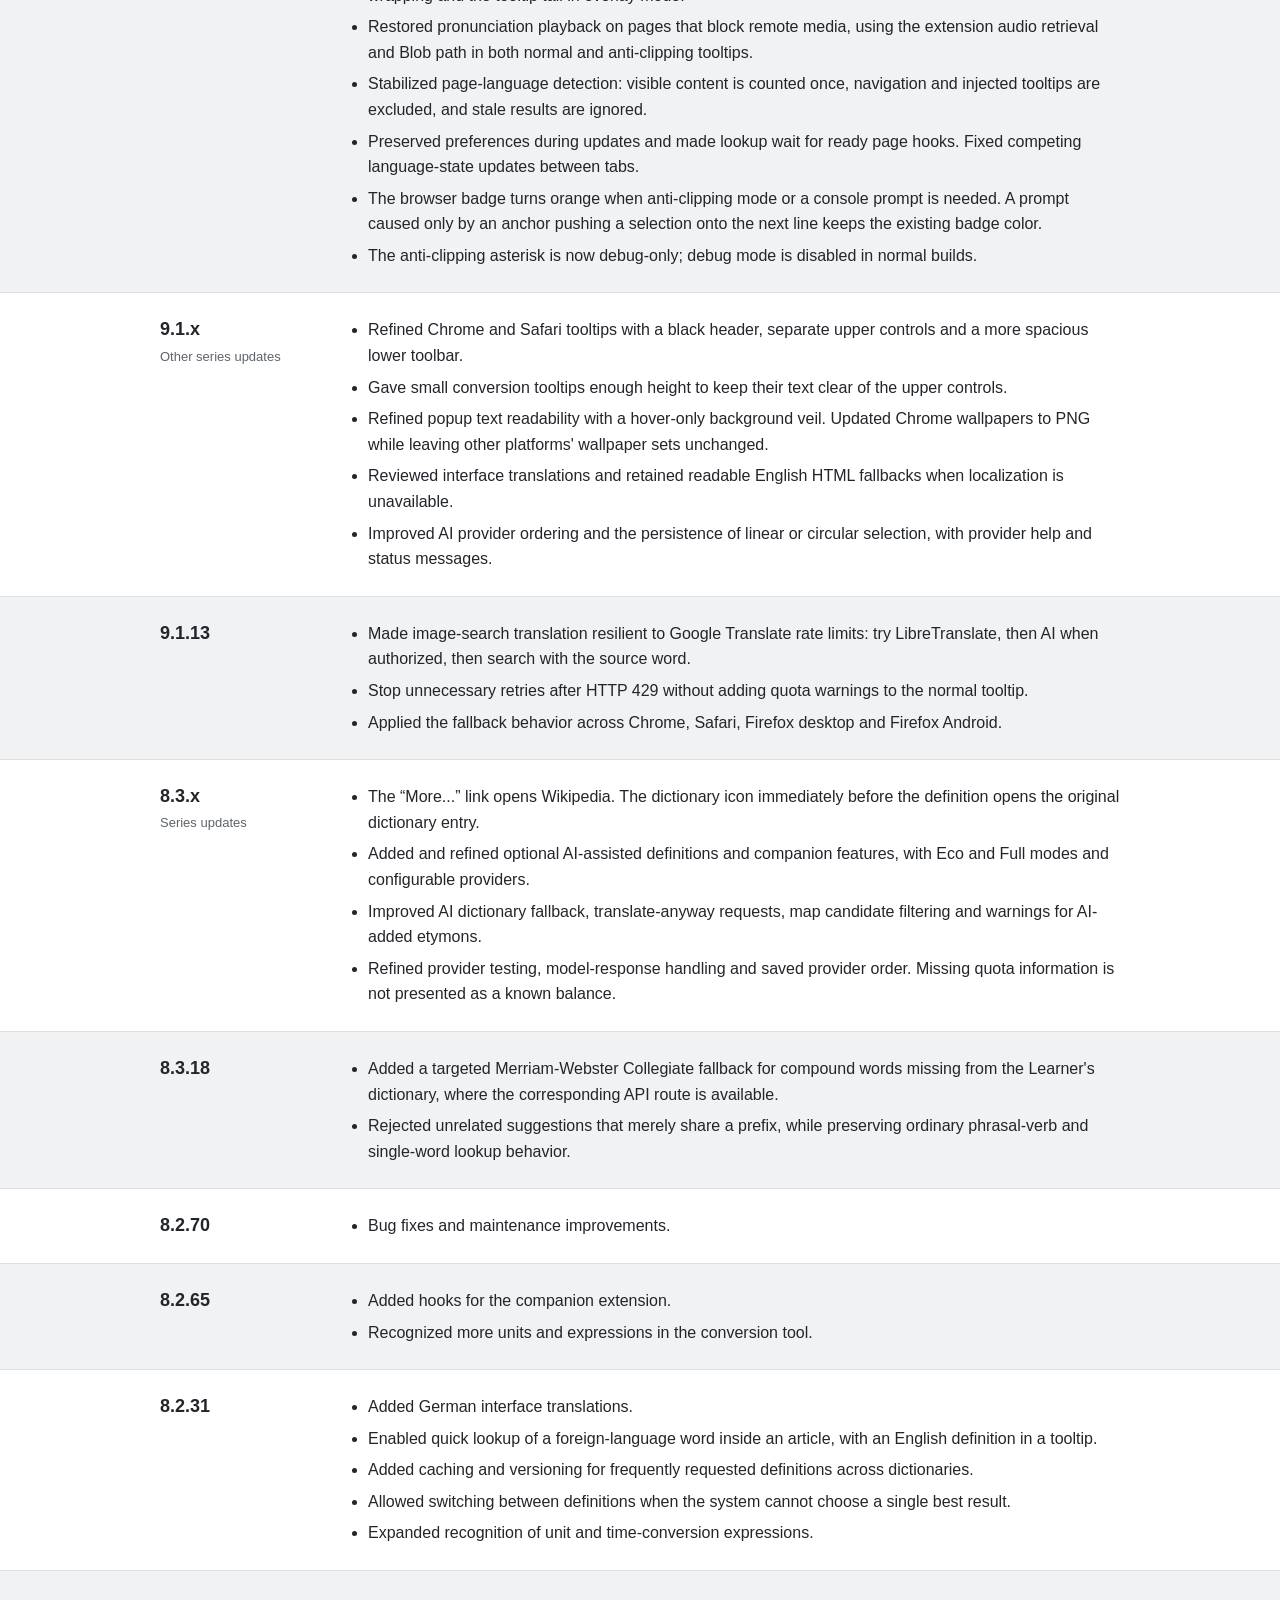
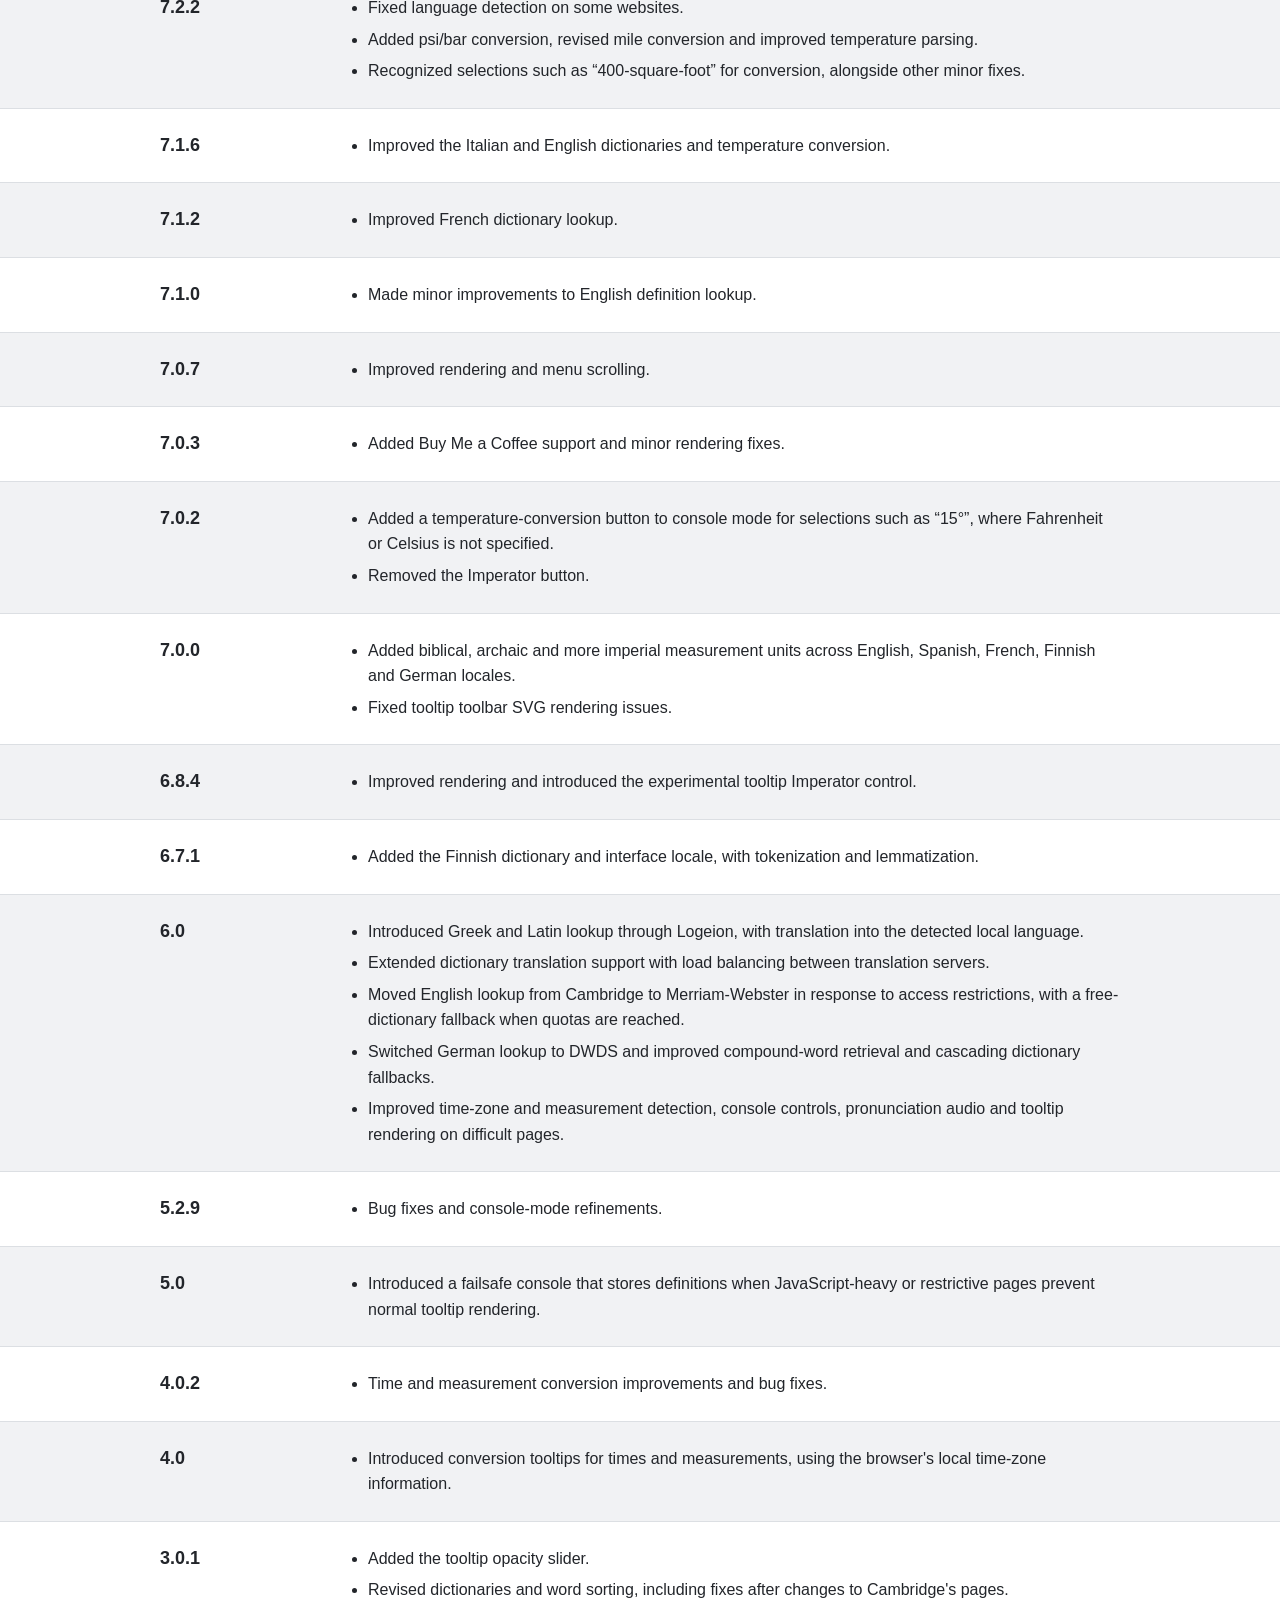
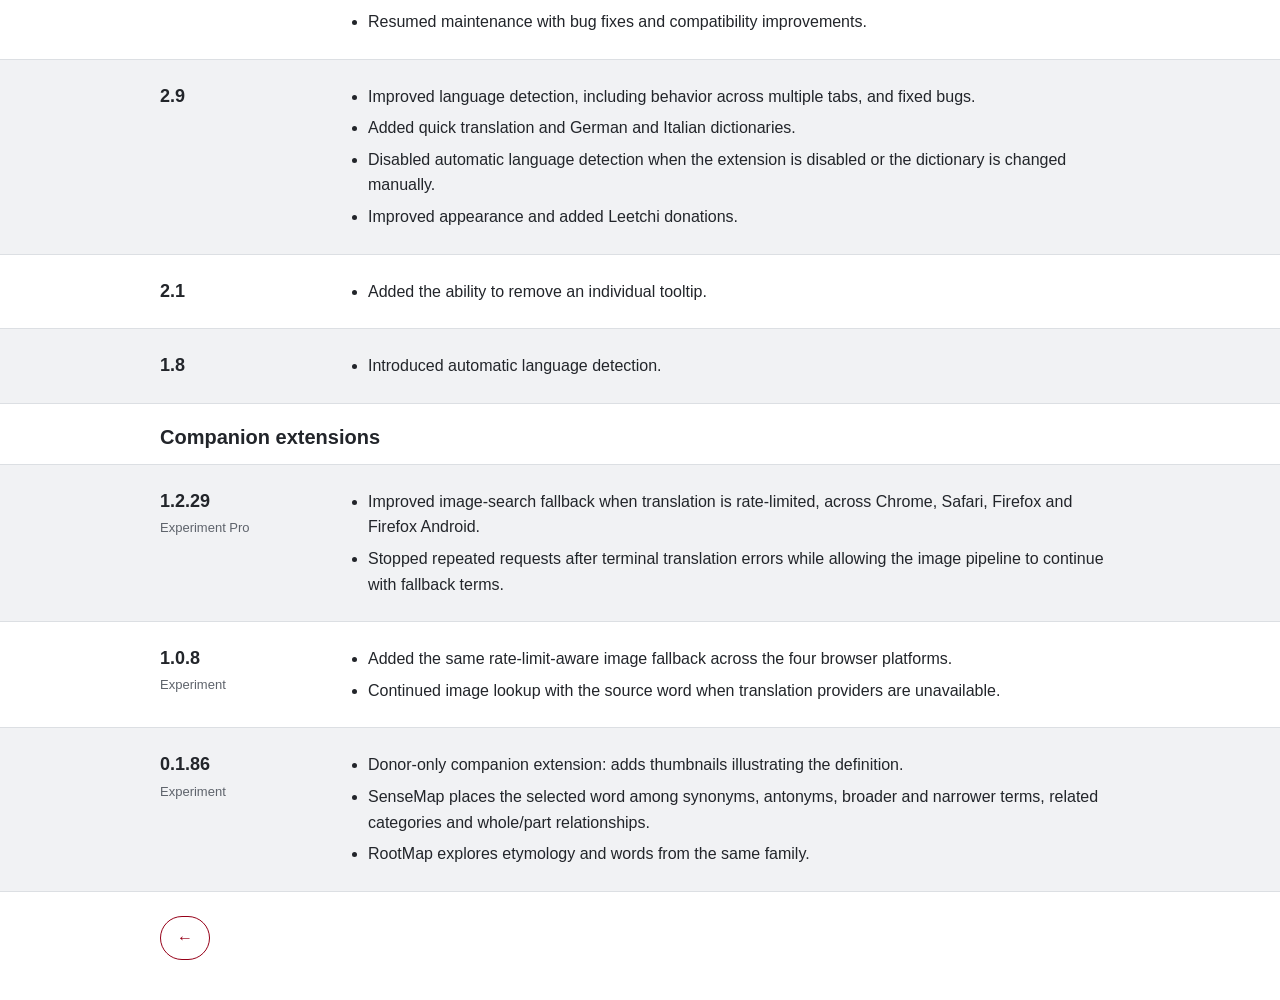
<file: versions/version-logs.htm>
<!doctype html>
<html lang="en">
<head><base href="../">
  <meta charset="utf-8">
  <meta name="viewport" content="width=device-width, initial-scale=1">
  <title>Version logs - Not A Translator</title>
  <meta name="description" content="Version history for Not A Translator and its companion extensions.">
  <link rel="icon" type="image/png" href="assets/dictionary128.png">
  <link rel="stylesheet" href="version-logs.css">
</head>
<body>
  <header class="page-header">
    <a class="brand" href="index.html">
      <img src="assets/dictionary128.png" alt="" width="36" height="36">
      <span>Not A Translator</span>
    </a>
    <a class="back-link" href="index.html#top" aria-label="Back to home"><span aria-hidden="true">&#8592;</span></a>
  </header>

  <main>
    <div class="page-intro">
      <h1>Version logs</h1>
      <p>Changes to Not A Translator and its companion extensions. Some older changes are grouped by version series where the exact patch number was not recorded. Availability may differ between browser stores.</p>
    </div>

    <section aria-labelledby="main-extension">
      <h2 class="section-heading" id="main-extension">Not A Translator</h2>
      <div class="release-list">
        <!-- Edit entries directly here. To add a version, duplicate one complete
             article.release below and place it first. Use a unique id, update
             the h3 and edit the li lines. Alternating colors are automatic.
             Keep this page in English; only the incoming site link is localized. -->
			      
		<article class="release" id="v9-1-36">
          <div class="release-inner">
            <h3>9.1.36</h3>
            <ul>
              <li>Code refactoring. still ongoing</li>
              <li>Fix loading spinners. sometime stucked.</li>
              <li>Flashing time on creation of popup made proportional to def lenght.</li>
              <li>Langdetection improved in context for mixed content.</li>
              <li>Experiment/pro : legend for maps (color meaning) & better display of buttons. langdetection fix in nodes.</li>
            </ul>
          </div>
        </article>	 
        <article class="release" id="v9-1-29">
          <div class="release-inner">
            <h3>9.1.29</h3>
            <ul>
              <li>Faster dictionary cache checks: candidates are requested in parallel while preserving their priority order.</li>
              <li>Safari: the extension stays temporarily disabled with a black-and-white icon until initialization completes. It resumes automatically, preserving your saved on/off preference, without a loading or retry screen.</li>
              <li>Safari: the lookup button now returns for a selection made during startup, without selecting the text again. Late responses can no longer hide a button restored by a newer check.</li>
              <li>Safari and Firefox Android: tooltips check all four positions when opening by touch and after content changes, preferring a fully visible position that leaves the rotation control accessible. Placement accounts for zoom and the visible screen area, and delayed adjustments preserve manual rotation.</li>
              <li>Firefox Android: fixed interruptions to tooltip visibility after actions and to the sizing of anti-clipping tooltips.</li>
              <li>Updated the welcome page with a compact English release summary. Longer notes scroll inside the existing card, with keyboard access and readable dark-mode colors.</li>
            </ul>
          </div>
        </article>

        <article class="release" id="v9-1-20">
          <div class="release-inner">
            <h3>9.1.20</h3>
            <ul>
              <li>Safari: the Image button now follows the tooltip text color in normal and anti-clipping mode, including white on purple.</li>
              <li>Protected the image icon against page styles while preserving its frame cutout, loading spinner and red unavailable indicator.</li>
            </ul>
          </div>
        </article>

        <article class="release" id="v9-1-19">
          <div class="release-inner">
            <h3>9.1.19<span class="release-label">Includes updates since 9.1.16</span></h3>
            <ul>
              <li>Firefox desktop: refined the black tooltip header with three right-aligned controls and immediate width synchronization. Improved white SVG icons while preserving their cutouts.</li>
              <li>Firefox desktop: improved anti-clipping tooltip headers and conversion bubbles, keeping results separate from the controls and protecting minimum height and text wrapping.</li>
              <li>Firefox desktop: added a short hover grace period to reach the tooltip. Clicking the rotation control no longer leaves normal and conversion tooltips permanently visible after the pointer moves away; keyboard focus remains supported.</li>
              <li>Safari: pronunciation uses Web Audio in normal tooltips, anti-clipping tooltips and the console to reduce interruptions to audio playing in another app. The console now activates audio during the click, before looking up a missing audio URL. A legacy audio fallback remains available.</li>
            </ul>
          </div>
        </article>

        <article class="release" id="v9-1-16">
          <div class="release-inner">
            <h3>9.1.16</h3>
            <ul>
              <li>Fixed the first-click failure in anti-clipping tooltips: moving focus to a button no longer dismisses the tooltip before its action runs.</li>
              <li>Improved independent tooltip state, deletion and cleanup, with four clockwise positions and an accessible inline rotation control.</li>
              <li>Harmonized hide timers and busy-action behavior across Chrome, Safari, Firefox and Firefox Android.</li>
              <li>Hardened SVG colors, outline spinners and toolbar controls against page styles. Preserved compact wrapping and the tooltip tail in overlay mode.</li>
              <li>Restored pronunciation playback on pages that block remote media, using the extension audio retrieval and Blob path in both normal and anti-clipping tooltips.</li>
              <li>Stabilized page-language detection: visible content is counted once, navigation and injected tooltips are excluded, and stale results are ignored.</li>
              <li>Preserved preferences during updates and made lookup wait for ready page hooks. Fixed competing language-state updates between tabs.</li>
              <li>The browser badge turns orange when anti-clipping mode or a console prompt is needed. A prompt caused only by an anchor pushing a selection onto the next line keeps the existing badge color.</li>
              <li>The anti-clipping asterisk is now debug-only; debug mode is disabled in normal builds.</li>
            </ul>
          </div>
        </article>

        <article class="release" id="v9-1-series">
          <div class="release-inner">
            <h3>9.1.x<span class="release-label">Other series updates</span></h3>
            <ul>
              <li>Refined Chrome and Safari tooltips with a black header, separate upper controls and a more spacious lower toolbar.</li>
              <li>Gave small conversion tooltips enough height to keep their text clear of the upper controls.</li>
              <li>Refined popup text readability with a hover-only background veil. Updated Chrome wallpapers to PNG while leaving other platforms' wallpaper sets unchanged.</li>
              <li>Reviewed interface translations and retained readable English HTML fallbacks when localization is unavailable.</li>
              <li>Improved AI provider ordering and the persistence of linear or circular selection, with provider help and status messages.</li>
            </ul>
          </div>
        </article>

        <article class="release" id="v9-1-13">
          <div class="release-inner">
            <h3>9.1.13</h3>
            <ul>
              <li>Made image-search translation resilient to Google Translate rate limits: try LibreTranslate, then AI when authorized, then search with the source word.</li>
              <li>Stop unnecessary retries after HTTP 429 without adding quota warnings to the normal tooltip.</li>
              <li>Applied the fallback behavior across Chrome, Safari, Firefox desktop and Firefox Android.</li>
            </ul>
          </div>
        </article>

        <article class="release" id="v8-3-series">
          <div class="release-inner">
            <h3>8.3.x<span class="release-label">Series updates</span></h3>
            <ul>
              <li>The <q>More...</q> link opens Wikipedia. The dictionary icon immediately before the definition opens the original dictionary entry.</li>
              <li>Added and refined optional AI-assisted definitions and companion features, with Eco and Full modes and configurable providers.</li>
              <li>Improved AI dictionary fallback, translate-anyway requests, map candidate filtering and warnings for AI-added etymons.</li>
              <li>Refined provider testing, model-response handling and saved provider order. Missing quota information is not presented as a known balance.</li>
            </ul>
          </div>
        </article>

        <article class="release" id="v8-3-18">
          <div class="release-inner">
            <h3>8.3.18</h3>
            <ul>
              <li>Added a targeted Merriam-Webster Collegiate fallback for compound words missing from the Learner's dictionary, where the corresponding API route is available.</li>
              <li>Rejected unrelated suggestions that merely share a prefix, while preserving ordinary phrasal-verb and single-word lookup behavior.</li>
            </ul>
          </div>
        </article>

        <article class="release" id="v8-2-70">
          <div class="release-inner">
            <h3>8.2.70</h3>
            <ul><li>Bug fixes and maintenance improvements.</li></ul>
          </div>
        </article>

        <article class="release" id="v8-2-65">
          <div class="release-inner">
            <h3>8.2.65</h3>
            <ul>
              <li>Added hooks for the companion extension.</li>
              <li>Recognized more units and expressions in the conversion tool.</li>
            </ul>
          </div>
        </article>

        <article class="release" id="v8-2-31">
          <div class="release-inner">
            <h3>8.2.31</h3>
            <ul>
              <li>Added German interface translations.</li>
              <li>Enabled quick lookup of a foreign-language word inside an article, with an English definition in a tooltip.</li>
              <li>Added caching and versioning for frequently requested definitions across dictionaries.</li>
              <li>Allowed switching between definitions when the system cannot choose a single best result.</li>
              <li>Expanded recognition of unit and time-conversion expressions.</li>
            </ul>
          </div>
        </article>

        <article class="release" id="v7-2-2">
          <div class="release-inner">
            <h3>7.2.2</h3>
            <ul>
              <li>Fixed language detection on some websites.</li>
              <li>Added psi/bar conversion, revised mile conversion and improved temperature parsing.</li>
              <li>Recognized selections such as <q>400-square-foot</q> for conversion, alongside other minor fixes.</li>
            </ul>
          </div>
        </article>

        <article class="release" id="v7-1-6">
          <div class="release-inner">
            <h3>7.1.6</h3>
            <ul><li>Improved the Italian and English dictionaries and temperature conversion.</li></ul>
          </div>
        </article>

        <article class="release" id="v7-1-2">
          <div class="release-inner">
            <h3>7.1.2</h3>
            <ul><li>Improved French dictionary lookup.</li></ul>
          </div>
        </article>

        <article class="release" id="v7-1-0">
          <div class="release-inner">
            <h3>7.1.0</h3>
            <ul><li>Made minor improvements to English definition lookup.</li></ul>
          </div>
        </article>

        <article class="release" id="v7-0-7">
          <div class="release-inner">
            <h3>7.0.7</h3>
            <ul><li>Improved rendering and menu scrolling.</li></ul>
          </div>
        </article>

        <article class="release" id="v7-0-3">
          <div class="release-inner">
            <h3>7.0.3</h3>
            <ul><li>Added Buy Me a Coffee support and minor rendering fixes.</li></ul>
          </div>
        </article>

        <article class="release" id="v7-0-2">
          <div class="release-inner">
            <h3>7.0.2</h3>
            <ul>
              <li>Added a temperature-conversion button to console mode for selections such as <q>15&deg;</q>, where Fahrenheit or Celsius is not specified.</li>
              <li>Removed the Imperator button.</li>
            </ul>
          </div>
        </article>

        <article class="release" id="v7-0-0">
          <div class="release-inner">
            <h3>7.0.0</h3>
            <ul>
              <li>Added biblical, archaic and more imperial measurement units across English, Spanish, French, Finnish and German locales.</li>
              <li>Fixed tooltip toolbar SVG rendering issues.</li>
            </ul>
          </div>
        </article>

        <article class="release" id="v6-8-4">
          <div class="release-inner">
            <h3>6.8.4</h3>
            <ul><li>Improved rendering and introduced the experimental tooltip Imperator control.</li></ul>
          </div>
        </article>

        <article class="release" id="v6-7-1">
          <div class="release-inner">
            <h3>6.7.1</h3>
            <ul><li>Added the Finnish dictionary and interface locale, with tokenization and lemmatization.</li></ul>
          </div>
        </article>

        <article class="release" id="v6-0">
          <div class="release-inner">
            <h3>6.0</h3>
            <ul>
              <li>Introduced Greek and Latin lookup through Logeion, with translation into the detected local language.</li>
              <li>Extended dictionary translation support with load balancing between translation servers.</li>
              <li>Moved English lookup from Cambridge to Merriam-Webster in response to access restrictions, with a free-dictionary fallback when quotas are reached.</li>
              <li>Switched German lookup to DWDS and improved compound-word retrieval and cascading dictionary fallbacks.</li>
              <li>Improved time-zone and measurement detection, console controls, pronunciation audio and tooltip rendering on difficult pages.</li>
            </ul>
          </div>
        </article>

        <article class="release" id="v5-2-9">
          <div class="release-inner">
            <h3>5.2.9</h3>
            <ul><li>Bug fixes and console-mode refinements.</li></ul>
          </div>
        </article>

        <article class="release" id="v5-0">
          <div class="release-inner">
            <h3>5.0</h3>
            <ul><li>Introduced a failsafe console that stores definitions when JavaScript-heavy or restrictive pages prevent normal tooltip rendering.</li></ul>
          </div>
        </article>

        <article class="release" id="v4-0-2">
          <div class="release-inner">
            <h3>4.0.2</h3>
            <ul><li>Time and measurement conversion improvements and bug fixes.</li></ul>
          </div>
        </article>

        <article class="release" id="v4-0">
          <div class="release-inner">
            <h3>4.0</h3>
            <ul><li>Introduced conversion tooltips for times and measurements, using the browser's local time-zone information.</li></ul>
          </div>
        </article>

        <article class="release" id="v3-0-1">
          <div class="release-inner">
            <h3>3.0.1</h3>
            <ul>
              <li>Added the tooltip opacity slider.</li>
              <li>Revised dictionaries and word sorting, including fixes after changes to Cambridge's pages.</li>
              <li>Resumed maintenance with bug fixes and compatibility improvements.</li>
            </ul>
          </div>
        </article>

        <article class="release" id="v2-9">
          <div class="release-inner">
            <h3>2.9</h3>
            <ul>
              <li>Improved language detection, including behavior across multiple tabs, and fixed bugs.</li>
              <li>Added quick translation and German and Italian dictionaries.</li>
              <li>Disabled automatic language detection when the extension is disabled or the dictionary is changed manually.</li>
              <li>Improved appearance and added Leetchi donations.</li>
            </ul>
          </div>
        </article>

        <article class="release" id="v2-1">
          <div class="release-inner">
            <h3>2.1</h3>
            <ul><li>Added the ability to remove an individual tooltip.</li></ul>
          </div>
        </article>

        <article class="release" id="v1-8">
          <div class="release-inner">
            <h3>1.8</h3>
            <ul><li>Introduced automatic language detection.</li></ul>
          </div>
        </article>
      </div>
    </section>

    <section aria-labelledby="companion-extensions">
      <h2 class="section-heading" id="companion-extensions">Companion extensions</h2>
      <div class="release-list">
        <article class="release" id="experiment-pro-1-2-29">
          <div class="release-inner">
            <h3>1.2.29<span class="release-label">Experiment Pro</span></h3>
            <ul>
              <li>Improved image-search fallback when translation is rate-limited, across Chrome, Safari, Firefox and Firefox Android.</li>
              <li>Stopped repeated requests after terminal translation errors while allowing the image pipeline to continue with fallback terms.</li>
            </ul>
          </div>
        </article>

        <article class="release" id="experiment-1-0-8">
          <div class="release-inner">
            <h3>1.0.8<span class="release-label">Experiment</span></h3>
            <ul>
              <li>Added the same rate-limit-aware image fallback across the four browser platforms.</li>
              <li>Continued image lookup with the source word when translation providers are unavailable.</li>
            </ul>
          </div>
        </article>

        <article class="release" id="experiment-0-1-86">
          <div class="release-inner">
            <h3>0.1.86<span class="release-label">Experiment</span></h3>
            <ul>
              <li>Donor-only companion extension: adds thumbnails illustrating the definition.</li>
              <li>SenseMap places the selected word among synonyms, antonyms, broader and narrower terms, related categories and whole/part relationships.</li>
              <li>RootMap explores etymology and words from the same family.</li>
            </ul>
          </div>
        </article>
      </div>
    </section>
  </main>

  <footer class="page-footer">
    <a class="back-link" href="index.html#top" aria-label="Back to home"><span aria-hidden="true">&#8592;</span></a>
  </footer>
  <script>
    const returnLanguage = new URLSearchParams(window.location.search).get('lang');
    if (['en', 'fr', 'es', 'de', 'fi'].includes(returnLanguage)) {
      document.querySelectorAll('a[href^="index.html"]').forEach(function(link) {
        link.href = 'index.html?lang=' + encodeURIComponent(returnLanguage) + '#top';
      });
    }
  </script>
</body>
</html>
</file>
<file: ARCH3/arch3.css>
/* arch3.css — thème Archè (ARCH3) : sombre, cyan, mono */
:root {
  color-scheme: dark;
  --bg: #06090d;
  --bg2: #0a1016;
  --panel: #0d151d;
  --line: #16242e;
  --cyan: #2ff3ff;
  --cyan2: #4deaff;
  --text: #cfe4ea;
  --dim: #7e97a2;
  --white: #eef7f9;
}
* { box-sizing: border-box; }
html { scroll-behavior: smooth; }
body {
  margin: 0;
  background: var(--bg);
  color: var(--text);
  font: 16px/1.65 system-ui, -apple-system, "Segoe UI", sans-serif;
}
a { color: var(--cyan2); text-decoration: none; }
a:hover { text-decoration: underline; }
code, .mono {
  font-family: ui-monospace, Consolas, "Cascadia Mono", monospace;
  font-size: .92em;
}
code {
  background: var(--bg2);
  border: 1px solid var(--line);
  border-radius: 5px;
  padding: .08em .4em;
  color: var(--cyan2);
}

/* --- nav --- */
.nav {
  display: flex; align-items: center; gap: 1.4rem;
  padding: .9rem 1.4rem;
  border-bottom: 1px solid var(--line);
  background: rgba(6, 9, 13, .92);
  position: sticky; top: 0; z-index: 10;
  backdrop-filter: blur(6px);
}
.nav .brand { display: flex; align-items: center; gap: .6rem; color: var(--white); font-weight: 700; letter-spacing: .12em; }
.nav .brand img { width: 28px; height: 28px; border-radius: 50%; }
.nav .brand:hover { text-decoration: none; }
.nav a.plain { color: var(--dim); font-size: .92rem; }
.nav a.plain:hover { color: var(--cyan2); text-decoration: none; }
.nav .spacer { flex: 1; }

/* --- layout --- */
.wrap { max-width: 68rem; margin: 0 auto; padding: 0 1.4rem 4rem; }
.narrow { max-width: 46rem; margin: 0 auto; padding: 0 1.4rem 4rem; }
section { margin-top: 3.2rem; }
h1, h2, h3 { color: var(--white); line-height: 1.25; }
h2 { font-size: 1.45rem; margin: 0 0 1rem; }
h2 .kicker, .kicker {
  display: block;
  font: 600 .78rem/1 ui-monospace, Consolas, monospace;
  letter-spacing: .22em;
  text-transform: uppercase;
  color: var(--cyan);
  margin-bottom: .55rem;
}
.lede { color: var(--dim); max-width: 44rem; }

/* --- hero --- */
.hero {
  position: relative;
  padding: 4.2rem 1.4rem 3rem;
  text-align: center;
  overflow: hidden;
  border-bottom: 1px solid var(--line);
}
.hero::before {
  content: "";
  position: absolute; inset: 0;
  background-image:
    linear-gradient(rgba(47, 243, 255, .05) 1px, transparent 1px),
    linear-gradient(90deg, rgba(47, 243, 255, .05) 1px, transparent 1px);
  background-size: 46px 46px;
  mask-image: radial-gradient(ellipse 70% 65% at 50% 40%, #000 30%, transparent 75%);
  pointer-events: none;
}
.hero > * { position: relative; }
.hero .eye {
  width: 74px; height: 74px; border-radius: 50%;
  box-shadow: 0 0 34px rgba(47, 243, 255, .35);
}
.hero h1 {
  margin: 1rem 0 .2rem;
  font-size: clamp(2.2rem, 6vw, 3.4rem);
  letter-spacing: .18em;
  font-weight: 800;
}
.hero .sub {
  font: 600 .85rem/1.5 ui-monospace, Consolas, monospace;
  letter-spacing: .34em;
  color: var(--cyan);
  text-transform: uppercase;
}
.hero .areche { color: var(--dim); font-style: italic; margin: .8rem 0 0; }
.hero .tag { max-width: 40rem; margin: 1.1rem auto 0; color: var(--text); }
.cta-row { display: flex; gap: .8rem; justify-content: center; flex-wrap: wrap; margin-top: 1.6rem; }
.btn {
  display: inline-block;
  padding: .62rem 1.25rem;
  border-radius: 9px;
  border: 1px solid var(--cyan);
  color: var(--bg);
  background: var(--cyan);
  font-weight: 700;
  font-size: .95rem;
}
.btn:hover { background: var(--cyan2); text-decoration: none; }
.btn.ghost { background: transparent; color: var(--cyan2); }
.btn.ghost:hover { background: rgba(47, 243, 255, .08); }

/* --- video --- */
.demo video {
  width: 100%;
  max-width: 760px;
  display: block;
  margin: 0 auto;
  border: 1px solid var(--line);
  border-radius: 12px;
  background: #000;
  box-shadow: 0 12px 44px rgba(0, 0, 0, .5);
}

/* --- cards --- */
.grid {
  display: grid;
  grid-template-columns: repeat(auto-fit, minmax(15.5rem, 1fr));
  gap: .9rem;
}
.card {
  background: var(--panel);
  border: 1px solid var(--line);
  border-radius: 12px;
  padding: 1.05rem 1.15rem;
}
.card h3 { margin: 0 0 .4rem; font-size: 1.02rem; }
.card h3::before { content: "◈ "; color: var(--cyan); }
.card p { margin: 0; color: var(--dim); font-size: .93rem; }

/* --- étapes --- */
ol.steps { padding-left: 1.3rem; }
ol.steps > li { margin: .9rem 0; }
ol.steps > li::marker { color: var(--cyan); font-weight: 700; }
.callout {
  border-left: 3px solid var(--cyan);
  background: var(--panel);
  border-radius: 0 10px 10px 0;
  padding: .75rem 1rem;
  margin: 1.1rem 0;
  font-size: .94rem;
  color: var(--text);
}
.callout.warn { border-left-color: #ffb454; }
.callout b { color: var(--white); }

/* --- footer --- */
footer {
  border-top: 1px solid var(--line);
  margin-top: 4rem;
  padding: 1.6rem 1.4rem 2.4rem;
  text-align: center;
  color: var(--dim);
  font-size: .88rem;
}
footer a { color: var(--dim); }
footer a:hover { color: var(--cyan2); }

hr.sep { border: 0; border-top: 1px solid var(--line); margin: 2.6rem 0; }
</file>
<file: site.css>
:root {
  --bg: #f5ede4;
  --paper: rgba(255, 252, 247, 0.9);
  --paper-strong: #fffaf4;
  --paper-dark: #2f1219;
  --ink: #1f1a17;
  --muted: #5a504a;
  --line: rgba(55, 32, 16, 0.12);
  --accent: #960018;
  --accent-soft: rgba(150, 0, 24, 0.1);
  --accent-warm: #e88d2c;
  --accent-green: #1f7a45;
  --accent-violet: #9b46d8;
  --cream-glow: rgba(255, 244, 229, 0.8);
  --shadow-lg: 0 26px 70px rgba(57, 28, 18, 0.16);
  --shadow-md: 0 18px 42px rgba(57, 28, 18, 0.12);
  --radius-xl: 28px;
  --radius-lg: 20px;
  --radius-md: 14px;
  --radius-sm: 10px;
}

*,
*::before,
*::after {
  box-sizing: border-box;
}

html {
  scroll-behavior: smooth;
}

body {
  margin: 0;
  color: var(--ink);
  background:
    radial-gradient(circle at 12% 0%, rgba(232, 141, 44, 0.2), transparent 26%),
    radial-gradient(circle at 88% 0%, rgba(155, 70, 216, 0.12), transparent 24%),
    radial-gradient(circle at 50% 34%, rgba(255, 255, 255, 0.36), transparent 30%),
    linear-gradient(180deg, #fbf6f0 0%, var(--bg) 48%, #efe4d7 100%);
  font: 400 16px/1.55 "Trebuchet MS", "Segoe UI", Verdana, sans-serif;
}

a {
  color: inherit;
  text-decoration: none;
}

.page-shell {
  width: min(1180px, calc(100% - 32px));
  margin: 0 auto;
  padding: 24px 0 56px;
}

.topbar {
  position: sticky;
  top: 12px;
  z-index: 20;
  display: grid;
  grid-template-columns: minmax(0, 1fr) auto auto auto;
  gap: 18px;
  align-items: center;
  padding: 14px 18px;
  border: 1px solid var(--line);
  border-radius: 999px;
  background: rgba(255, 250, 244, 0.84);
  backdrop-filter: blur(14px);
  box-shadow: 0 10px 28px rgba(60, 31, 13, 0.08);
}

.brand {
  display: inline-flex;
  align-items: center;
  gap: 14px;
  min-width: 0;
}

.brand-mark {
  position: relative;
  display: inline-flex;
  align-items: center;
  justify-content: center;
  width: 52px;
  height: 52px;
  flex: 0 0 auto;
  border-radius: 16px;
  cursor: pointer;
  box-shadow: inset 0 0 0 1px rgba(255,255,255,0.55), 0 10px 20px rgba(150, 0, 24, 0.15);
}

.brand-mark img {
  display: block;
  width: 100%;
  height: 100%;
  border-radius: 16px;
  object-fit: contain;
}

.brand-mark:focus-visible {
  outline: 2px solid #274d8f;
  outline-offset: 4px;
}

.brand-plus {
  position: absolute;
  right: -4px;
  bottom: -4px;
  display: grid;
  place-items: center;
  width: 18px;
  height: 18px;
  border-radius: 999px;
  background: #1f7a45;
  color: #fff;
  border: 2px solid #fffaf4;
  font-size: 14px;
  font-weight: 800;
  line-height: 1;
  box-shadow: 0 4px 10px rgba(31, 122, 69, 0.28);
}

.brand-copy {
  display: grid;
  min-width: 0;
}

.brand-copy strong {
  font: 700 1.05rem/1.15 "Palatino Linotype", Georgia, serif;
  letter-spacing: 0.02em;
}

.brand-copy span {
  color: var(--muted);
  font-size: 0.92rem;
  white-space: nowrap;
  overflow: hidden;
  text-overflow: ellipsis;
}

.topnav {
  display: inline-flex;
  flex-wrap: wrap;
  gap: 16px;
  align-items: center;
  color: var(--muted);
  font-size: 0.96rem;
}

.topnav a:hover,
.topnav a:focus-visible {
  color: var(--accent);
}

.lang-picker {
  display: inline-flex;
  gap: 10px;
  align-items: center;
  justify-content: flex-end;
  color: var(--muted);
  font-size: 0.94rem;
}

.lang-picker select {
  min-width: 112px;
  padding: 10px 12px;
  border: 1px solid var(--line);
  border-radius: 999px;
  background: var(--paper-strong);
  color: var(--ink);
  font: inherit;
}

.top-ai-badge {
  display: grid;
  place-items: center;
  width: 62px;
  height: 62px;
  padding: 10px;
  border-radius: 0;
  clip-path: polygon(50% 0%, 57% 9%, 66% 3%, 70% 14%, 81% 11%, 81% 22%, 92% 23%, 87% 33%, 100% 40%, 90% 50%, 100% 60%, 87% 67%, 92% 77%, 81% 78%, 81% 89%, 70% 86%, 66% 97%, 57% 91%, 50% 100%, 43% 91%, 34% 97%, 30% 86%, 19% 89%, 19% 78%, 8% 77%, 13% 67%, 0% 60%, 10% 50%, 0% 40%, 13% 33%, 8% 23%, 19% 22%, 19% 11%, 30% 14%, 34% 3%, 43% 9%);
  color: #fff;
  background: #e00019;
  box-shadow: 0 8px 16px rgba(150, 0, 24, 0.22);
  font-size: 0.54rem;
  font-weight: 900;
  line-height: 1.04;
  letter-spacing: 0.02em;
  text-align: center;
  text-transform: uppercase;
  transform: rotate(-10deg);
  transition: transform 160ms ease, box-shadow 160ms ease;
}

.top-ai-badge:hover,
.top-ai-badge:focus-visible {
  transform: rotate(-10deg) scale(1.04);
  box-shadow: 0 10px 22px rgba(150, 0, 24, 0.32);
}

.top-ai-badge:focus-visible {
  outline: 2px solid #274d8f;
  outline-offset: 4px;
}

.stamp-lines {
  display: grid;
  gap: 2px;
  justify-items: center;
  line-height: 1.04;
  white-space: nowrap;
}

.stamp-line {
  display: block;
}

.hero {
  display: grid;
  grid-template-columns: minmax(0, 1.15fr) minmax(300px, 0.85fr);
  gap: 34px;
  padding: 64px 0 28px;
  align-items: start;
}

.top-demo {
  margin: 28px 0 0;
}

.top-demo-video {
  display: block;
  width: 100%;
  max-height: min(620px, 68vh);
  border: 1px solid rgba(55, 32, 16, 0.14);
  border-radius: var(--radius-lg);
  background: #1f1a17;
  box-shadow: var(--shadow-lg);
  object-fit: contain;
}

.eyebrow {
  margin: 0 0 12px;
  color: var(--accent);
  font: 700 0.84rem/1 "Trebuchet MS", "Segoe UI", Verdana, sans-serif;
  letter-spacing: 0.18em;
  text-transform: uppercase;
}

.hero h1,
.section-heading h2 {
  margin: 0;
  font: 700 clamp(2.2rem, 4.8vw, 4.5rem)/0.98 "Palatino Linotype", Georgia, serif;
  letter-spacing: -0.03em;
}

.section-heading h2 {
  font-size: clamp(1.85rem, 3.2vw, 3rem);
}

.hero-lead,
.section-heading p:last-child {
  margin: 18px 0 0;
  max-width: 62ch;
  color: var(--muted);
  font-size: 1.08rem;
}

.hero-lead-demo {
  position: relative;
}

.inline-tooltip-demo {
  position: relative;
  display: inline-block;
  vertical-align: baseline;
  padding-right: 0.35em;
  color: inherit;
  --demo-tt-bg: rgba(160, 54, 201, 1);
  --demo-tt-fg: #fff;
}

.inline-tooltip-anchor {
  display: inline-flex;
  align-items: center;
  gap: 2px;
}

.inline-tooltip-anchor em {
  font-style: italic;
  border-bottom: 1px dotted currentColor;
}

.inline-tooltip-anchor b {
  font-weight: 700;
}

.inline-tooltip-rotator {
  display: inline-flex;
  align-items: center;
  justify-content: center;
  width: 19px;
  height: 19px;
  padding: 0;
  margin: 0 1px;
  border: 0;
  background: none;
  color: var(--muted);
  cursor: pointer;
  vertical-align: middle;
}

.inline-tooltip-rotator svg {
  display: block;
  width: 18px;
  height: 18px;
  transition: transform 180ms ease;
}

.inline-tooltip-rotator:hover svg,
.inline-tooltip-rotator:focus-visible svg {
  transform: rotate(25deg) scale(1.06);
}

.inline-tooltip-bubble {
  position: absolute;
  z-index: 4;
  display: grid;
  gap: 6px;
  width: max-content;
  min-width: 0;
  max-width: min(420px, 70vw);
  padding: 8px 10px;
  border-radius: 7px;
  background: var(--demo-tt-bg);
  color: var(--demo-tt-fg);
  box-shadow: rgba(0, 0, 0, 0.6) 2px 4px 16px, rgba(255, 255, 255, 0.4) 0 1px 1px inset;
  font-size: 0.82rem;
  font-style: italic;
  line-height: 1.35;
  white-space: normal;
  text-align: left;
  pointer-events: none;
  visibility: hidden;
  opacity: 0;
  transition: opacity 140ms ease;
}

.inline-tooltip-demo:hover .inline-tooltip-bubble,
.inline-tooltip-demo:focus-within .inline-tooltip-bubble {
  visibility: visible;
  opacity: 1;
}

.inline-tooltip-pos-top .inline-tooltip-bubble {
  left: 50%;
  bottom: calc(100% + 12px);
  transform: translateX(-50%);
}

.inline-tooltip-pos-bottom .inline-tooltip-bubble {
  left: 50%;
  top: calc(100% + 12px);
  transform: translateX(-50%);
}

.inline-tooltip-pos-left .inline-tooltip-bubble {
  right: calc(100% + 12px);
  top: 50%;
  transform: translateY(-50%);
}

.inline-tooltip-pos-right .inline-tooltip-bubble {
  left: calc(100% + 12px);
  top: 50%;
  transform: translateY(-50%);
}

.inline-tooltip-meta {
  display: flex;
  align-items: center;
  justify-content: space-between;
  gap: 10px;
  font-style: normal;
}

.inline-tooltip-meta strong {
  font-size: 0.96rem;
  font-weight: 700;
}

.inline-tooltip-badge {
  display: inline-flex;
  align-items: center;
  min-height: 20px;
  padding: 0 7px;
  border-radius: 999px;
  background: rgba(255, 255, 255, 0.18);
  font-size: 0.67rem;
  font-weight: 700;
  letter-spacing: 0.12em;
  text-transform: uppercase;
}

.inline-tooltip-definition {
  display: block;
}

.inline-tooltip-actions {
  display: flex;
  align-items: center;
  justify-content: center;
  gap: 6px;
  margin-top: 2px;
  line-height: 1;
  white-space: nowrap;
  font-style: normal;
  opacity: 0.95;
}

.inline-tooltip-actions span {
  display: inline-flex;
  align-items: center;
  justify-content: center;
  width: 12px;
  height: 12px;
  font-size: 0.74rem;
}

.hero-actions {
  display: flex;
  flex-wrap: wrap;
  gap: 14px;
  margin: 28px 0 24px;
}

.store-install-label {
  margin: 0 0 8px;
  font-weight: 700;
}

.store-links {
  display: grid;
  grid-template-columns: repeat(4, minmax(0, 1fr));
  gap: 14px;
  margin: 0 0 24px;
}

.button {
  display: inline-flex;
  align-items: center;
  justify-content: center;
  min-height: 48px;
  padding: 0 18px;
  border-radius: 999px;
  font-weight: 700;
  transition: transform 160ms ease, box-shadow 160ms ease, background-color 160ms ease;
}

.button:hover,
.button:focus-visible {
  transform: translateY(-1px);
}

.button-primary {
  background: var(--accent);
  color: #fff;
  box-shadow: 0 14px 30px rgba(150, 0, 24, 0.24);
}

.button-secondary {
  border: 1px solid rgba(31, 122, 69, 0.24);
  background: rgba(31, 122, 69, 0.08);
  color: var(--accent-green);
}

.button-ghost {
  border: 1px solid rgba(255,255,255,0.18);
  background: rgba(255,255,255,0.08);
  color: #fff7f0;
}

.store-pill {
  display: inline-flex;
  align-items: center;
  justify-content: center;
  gap: 12px;
  min-height: 66px;
  padding: 0 20px;
  border-radius: 999px;
  border: 1px solid rgba(123, 86, 193, 0.28);
  background: rgba(255, 252, 247, 0.92);
  color: #5b35a7;
  box-shadow:
    inset 0 1px 0 rgba(255, 255, 255, 0.92),
    0 0 0 1px rgba(255, 255, 255, 0.7),
    0 18px 38px rgba(104, 70, 175, 0.15);
  transition: transform 160ms ease, box-shadow 160ms ease, border-color 160ms ease, background-color 160ms ease;
}

.store-pill:hover,
.store-pill:focus-visible {
  transform: translateY(-1px);
  border-color: rgba(123, 86, 193, 0.48);
  box-shadow:
    inset 0 1px 0 rgba(255, 255, 255, 0.96),
    0 0 0 1px rgba(255, 255, 255, 0.82),
    0 22px 42px rgba(104, 70, 175, 0.2);
}

.store-pill-support {
  border-color: rgba(255, 186, 96, 0.72);
  gap: 8px;
  box-shadow:
    inset 0 1px 0 rgba(255, 255, 255, 0.96),
    0 0 0 1px rgba(255, 246, 226, 0.92),
    0 0 0 1px rgba(255, 187, 98, 0.18),
    0 12px 28px rgba(255, 174, 68, 0.18);
}

.support-split {
  display: grid;
  grid-template-columns: minmax(0, 1fr) minmax(0, 1fr);
  gap: 6px;
  min-width: 0;
  min-height: 66px;
}

.support-half {
  display: flex;
  align-items: center;
  justify-content: center;
  min-width: 0;
  border: 1px solid rgba(99, 91, 255, 0.24);
  box-shadow: 0 8px 22px rgba(75, 67, 180, 0.14);
  padding: 10px 4px;
  font-size: 0.85rem;
  font-weight: 700;
  text-decoration: none;
  transition: background-color 160ms ease, box-shadow 160ms ease;
}

.support-bmc { color: #000; background: #ffdd00; border-color: rgba(212, 184, 0, 0.7); border-radius: 999px 8px 8px 999px; }
.support-stripe { color: #fff; background: #635bff; border-radius: 8px 999px 999px 8px; }
.support-bmc:hover { background: #ffe94d; }
.support-stripe:hover { background: #5147e5; }
.support-half:focus-visible { outline: 3px solid var(--ink); outline-offset: 3px; position: relative; z-index: 1; }
.support-wordmark { display: block; white-space: nowrap; line-height: 1; font-family: Arial, Helvetica, sans-serif; }
.support-wordmark-bmc { font-size: 15px; font-weight: 800; line-height: 1.15; text-align: center; white-space: normal; }
.support-wordmark-stripe { font-size: 24px; font-weight: 800; letter-spacing: -1.2px; }

.store-pill-icon {
  display: inline-flex;
  align-items: center;
  justify-content: center;
  width: 34px;
  height: 34px;
  flex: 0 0 auto;
}

.store-pill-copy {
  display: grid;
  gap: 3px;
  min-width: 0;
  align-items: start;
}

.store-pill-kicker,
.store-pill-label {
  display: block;
  white-space: nowrap;
}

.store-pill-label:empty,
.store-pill-kicker:empty {
  display: none;
}

.store-pill-kicker {
  font-size: 0.72rem;
  font-weight: 700;
  letter-spacing: 0.34em;
  text-transform: uppercase;
}

.store-pill-support .store-pill-kicker {
  letter-spacing: 0.18em;
}

.store-pill-label {
  font-size: 0.94rem;
  font-weight: 700;
  letter-spacing: 0.02em;
}

.store-pill-android .store-pill-copy {
  gap: 2px;
}

.store-pill-android .store-pill-label {
  width: 58px;
  white-space: normal;
  line-height: 1.05;
  font-size: 0.88rem;
}

.store-logo {
  position: relative;
  display: inline-flex;
  width: 30px;
  height: 30px;
  border-radius: 999px;
}

.store-logo-chrome {
  background:
    radial-gradient(circle at 50% 50%, #3d7af3 0 26%, #ffffff 27% 39%, transparent 40%),
    conic-gradient(#db4437 0deg 118deg, #f4b400 118deg 236deg, #0f9d58 236deg 360deg);
}

.store-logo-firefox,
.store-logo-android {
  background: radial-gradient(circle at 30% 30%, #ffcc60 0 16%, #ff9d3f 17% 38%, #ff6d3a 39% 62%, #ff3b62 63% 78%, #6e3ad6 79% 100%);
}

.store-logo-firefox::before,
.store-logo-android::before {
  content: "";
  position: absolute;
  inset: 6px 8px 7px 10px;
  border-radius: 50% 55% 45% 55%;
  background: rgba(255, 245, 248, 0.95);
  transform: rotate(-20deg);
}

.store-logo-android-image {
  width: 28px;
  height: 28px;
  object-fit: contain;
  border-radius: 6px;
}

.store-logo-image {
  display: block;
  width: 28px;
  height: 28px;
  object-fit: contain;
}

.store-logo-firefox-image {
  border-radius: 999px;
}

.store-logo-heart {
  background: radial-gradient(circle at 50% 50%, rgba(255, 230, 177, 0.26), rgba(255, 182, 68, 0.16));
}

.store-logo-heart::before {
  content: "\2665";
  position: absolute;
  inset: 0;
  display: grid;
  place-items: center;
  color: #ffb74a;
  font-size: 1.05rem;
}

.hero-points {
  display: grid;
  gap: 10px;
  padding: 0;
  margin: 0;
  list-style: none;
}

.hero-points li {
  position: relative;
  padding-left: 18px;
  color: var(--muted);
}

.hero-points li::before {
  content: "";
  position: absolute;
  left: 0;
  top: 0.7em;
  width: 8px;
  height: 8px;
  border-radius: 999px;
  background: linear-gradient(135deg, var(--accent), var(--accent-warm));
  transform: translateY(-50%);
}

.hero-panel {
  position: relative;
}

.hero-panel::before,
.hero-panel::after {
  content: "";
  position: absolute;
  border-radius: 999px;
  filter: blur(28px);
  opacity: 0.65;
}

.hero-panel::before {
  inset: auto auto 18px -12px;
  width: 110px;
  height: 110px;
  background: rgba(232, 141, 44, 0.26);
}

.hero-panel::after {
  inset: -8px -6px auto auto;
  width: 130px;
  height: 130px;
  background: rgba(155, 70, 216, 0.18);
}

.panel-window {
  position: relative;
  border: 1px solid rgba(124, 73, 47, 0.12);
  border-radius: var(--radius-xl);
  background: rgba(255, 252, 247, 0.88);
  box-shadow: var(--shadow-lg);
  overflow: hidden;
}

.panel-toolbar {
  display: flex;
  align-items: center;
  gap: 12px;
  padding: 12px 16px;
  border-bottom: 1px solid rgba(124, 73, 47, 0.08);
  background: rgba(255,255,255,0.55);
}

.traffic {
  display: inline-flex;
  gap: 6px;
}

.traffic i {
  width: 12px;
  height: 12px;
  border-radius: 4px;
  background: #6b7280;
}

.traffic i:nth-child(1) { background: #e21b2d; }
.traffic i:nth-child(2) { background: #f0a51b; }
.traffic i:nth-child(3) { background: #129447; }

.panel-url {
  color: var(--muted);
  font-size: 0.9rem;
}

.panel-content {
  padding: 18px;
}

.badge-row {
  display: flex;
  flex-wrap: wrap;
  gap: 10px;
  margin-bottom: 16px;
}

.badge {
  display: inline-flex;
  align-items: center;
  min-height: 28px;
  padding: 0 10px;
  border-radius: 999px;
  font-size: 0.85rem;
  font-weight: 700;
}

.badge-risk {
  background: rgba(150, 0, 24, 0.12);
  color: var(--accent);
}

.badge-maybe {
  background: rgba(232, 141, 44, 0.18);
  color: #92510e;
}

.badge-ok {
  background: rgba(31, 122, 69, 0.14);
  color: var(--accent-green);
}

.tooltip-demo {
  padding: 14px 14px 12px;
  border-radius: 18px;
  background: linear-gradient(135deg, #b86ae0 0%, #9937c3 100%);
  color: #fff;
  box-shadow: var(--shadow-md);
}

.tooltip-head {
  display: flex;
  justify-content: space-between;
  gap: 12px;
  font-weight: 700;
}

.tooltip-head span:last-child {
  opacity: 0.8;
  font-size: 0.85rem;
}

.tooltip-demo p {
  margin: 12px 0 14px;
}

.tooltip-actions {
  display: flex;
  align-items: center;
  justify-content: space-between;
  gap: 12px;
}

.tooltip-actions button {
  padding: 8px 12px;
  border: 1px solid rgba(255,255,255,0.35);
  border-radius: 10px;
  background: rgba(255,255,255,0.09);
  color: #fff;
  font: inherit;
}

.tooltip-actions button + button {
  margin-left: 8px;
}

.action-icons {
  display: inline-flex;
  gap: 8px;
  margin-left: auto;
}

.action-icons span {
  display: inline-flex;
  align-items: center;
  justify-content: center;
  width: 30px;
  height: 30px;
  border: 1px solid rgba(255,255,255,0.35);
  border-radius: 10px;
  background: rgba(255,255,255,0.09);
}

.panel-note {
  margin: 14px 2px 0;
  color: var(--muted);
  font-size: 0.93rem;
}

.hero-sidecards {
  display: grid;
  gap: 14px;
  margin-top: 18px;
}

.status-card {
  padding: 18px;
  border-radius: 22px;
  border: 1px solid rgba(70, 28, 20, 0.08);
  box-shadow: var(--shadow-md);
}

.status-card-published {
  background: linear-gradient(145deg, rgba(255,252,247,0.92), rgba(255,244,235,0.88));
}

.status-card-funding {
  background:
    radial-gradient(circle at top right, rgba(232,141,44,0.22), transparent 34%),
    linear-gradient(145deg, #3b111d, #5d1928);
  color: #fff8f1;
}

.status-kicker {
  margin: 0 0 8px;
  font-size: 0.78rem;
  font-weight: 700;
  letter-spacing: 0.14em;
  text-transform: uppercase;
  opacity: 0.84;
}

.status-card h3 {
  margin: 0 0 8px;
  font: 700 1.35rem/1.1 "Palatino Linotype", Georgia, serif;
}

.status-card p {
  margin: 0;
}

.status-card-funding p {
  color: rgba(255, 247, 240, 0.82);
}

.status-card-funding .button-ghost {
  margin-top: 14px;
}

.signal-strip {
  display: grid;
  grid-template-columns: repeat(3, minmax(0, 1fr));
  gap: 16px;
  margin: 12px 0 8px;
}

.signal-card {
  position: relative;
  padding: 18px 18px 16px 50px;
  border: 1px solid var(--line);
  border-radius: 22px;
  background: rgba(255, 252, 247, 0.72);
  box-shadow: var(--shadow-md);
}

.signal-card strong {
  display: block;
  margin-bottom: 4px;
  font: 700 1.25rem/1.1 "Palatino Linotype", Georgia, serif;
}

.signal-card span {
  display: block;
  color: var(--accent);
  font-size: 0.9rem;
  font-weight: 700;
}

.signal-card p {
  margin: 8px 0 0;
  color: var(--muted);
}

.signal-icon {
  position: absolute;
  left: 16px;
  top: 18px;
  width: 24px;
  color: var(--accent);
  font-weight: 700;
}

.section {
  padding: 54px 0 24px;
}

.section-alt {
  margin-top: 10px;
  padding: 42px 28px 28px;
  border: 1px solid var(--line);
  border-radius: 34px;
  background:
    linear-gradient(180deg, rgba(255,255,255,0.6), rgba(255,255,255,0.25)),
    rgba(255, 252, 247, 0.72);
}

.section-heading {
  margin-bottom: 22px;
}

.section-heading-left {
  margin-bottom: 18px;
}

.manifesto-section {
  padding-top: 34px;
}

.screenshots-section {
  padding-top: 34px;
}

.screenshot-grid {
  display: grid;
  grid-template-columns: minmax(0, 1.2fr) minmax(260px, 0.8fr);
  gap: 18px;
  align-items: start;
}

.screenshot-card {
  overflow: hidden;
  padding: 14px 14px 0;
  border: 1px solid var(--line);
  border-radius: 28px;
  background: rgba(255, 252, 247, 0.92);
  box-shadow: var(--shadow-md);
}

.screenshot-card img {
  display: block;
  width: 100%;
  height: auto;
  padding: 8px;
  border: 1px solid rgba(55, 32, 16, 0.12);
  border-radius: 22px;
  background:
    linear-gradient(180deg, rgba(255,255,255,0.88), rgba(245, 236, 226, 0.9)),
    #efe7df;
  box-shadow:
    inset 0 0 0 1px rgba(255, 255, 255, 0.75),
    0 12px 26px rgba(57, 28, 18, 0.1);
}

.screenshot-card figcaption {
  display: grid;
  gap: 6px;
  padding: 18px 8px 18px;
}

.screenshot-card strong {
  font: 700 1.1rem/1.15 "Palatino Linotype", Georgia, serif;
}

.screenshot-card span {
  color: var(--muted);
}

.screenshot-card-tall img {
  max-height: 860px;
  object-fit: cover;
  object-position: top center;
}

.manifesto-grid {
  display: grid;
  grid-template-columns: 1.2fr 1fr 1fr;
  gap: 18px;
}

.manifesto-card {
  min-height: 220px;
  padding: 22px;
  border-radius: 26px;
  border: 1px solid var(--line);
  box-shadow: var(--shadow-md);
}

.manifesto-card:nth-child(1) {
  background:
    linear-gradient(180deg, rgba(255,255,255,0.1), rgba(255,255,255,0)),
    linear-gradient(135deg, #3c101e, #7a1730 72%);
  color: #fff8f1;
}

.manifesto-card:nth-child(1) p {
  color: rgba(255,247,240,0.82);
}

.manifesto-card:nth-child(2) {
  background: linear-gradient(145deg, rgba(31,122,69,0.11), rgba(255,252,247,0.92));
}

.manifesto-card:nth-child(3) {
  background: linear-gradient(145deg, rgba(232,141,44,0.18), rgba(255,252,247,0.92));
}

.manifesto-card h3,
.engine-card h3 {
  margin: 0 0 10px;
  font: 700 1.4rem/1.08 "Palatino Linotype", Georgia, serif;
}

.manifesto-card p,
.engine-card p {
  margin: 0;
  color: var(--muted);
}

.feature-grid,
.update-list,
.faq-list,
.engine-grid {
  display: grid;
  gap: 18px;
}

.feature-grid {
  grid-template-columns: repeat(3, minmax(0, 1fr));
}

.conversion-showcase {
  display: grid;
  grid-template-columns: minmax(0, 0.95fr) minmax(280px, 1.05fr);
  gap: 22px;
  margin-top: 22px;
  padding: 22px;
  border: 1px solid var(--line);
  border-radius: 24px;
  background: linear-gradient(145deg, rgba(255, 252, 247, 0.88), rgba(250, 241, 233, 0.94));
  box-shadow: var(--shadow-md);
}

.conversion-showcase h3 {
  margin: 0 0 8px;
  font: 700 1.22rem/1.15 "Palatino Linotype", Georgia, serif;
}

.conversion-showcase p {
  margin: 0;
  color: var(--muted);
}

.conversion-showcase-copy .eyebrow {
  margin-bottom: 10px;
}

.conversion-showcase-visual {
  display: grid;
  gap: 10px;
  align-content: center;
  padding: 10px 0;
}

.conversion-sample-pill {
  display: inline-flex;
  align-items: center;
  justify-self: start;
  min-height: 42px;
  padding: 0 14px;
  border-radius: 12px;
  background: linear-gradient(135deg, #b86ae0 0%, #9937c3 100%);
  color: #fff;
  box-shadow: var(--shadow-md);
  font: 700 1rem/1 "Trebuchet MS", "Segoe UI", Verdana, sans-serif;
  letter-spacing: 0.01em;
  white-space: nowrap;
}

.conversion-sample-line {
  font-size: 1rem;
}

.conversion-sample-line strong {
  display: inline-block;
  border-bottom: 1px dotted currentColor;
  font-weight: 700;
}

.feature-card,
.update-card,
.faq-card,
.info-card {
  border: 1px solid var(--line);
  border-radius: var(--radius-lg);
  background: var(--paper);
  box-shadow: var(--shadow-md);
}

.feature-card {
  padding: 18px;
}

.feature-icon {
  display: inline-flex;
  align-items: center;
  justify-content: center;
  width: 42px;
  height: 42px;
  border-radius: 14px;
  background: linear-gradient(135deg, rgba(150, 0, 24, 0.12), rgba(232, 141, 44, 0.2));
  color: var(--accent);
  font-size: 1.1rem;
}

.feature-card h3,
.update-card h3,
.faq-card h3,
.info-card h3 {
  margin: 14px 0 8px;
  font: 700 1.18rem/1.2 "Palatino Linotype", Georgia, serif;
}

.feature-card p,
.update-card p,
.faq-card p,
.dictionary-list,
.pill-list,
.usage-steps {
  margin: 0;
  color: var(--muted);
}

.update-list {
  grid-template-columns: repeat(2, minmax(0, 1fr));
}

.update-card {
  padding: 18px 18px 16px;
}

.update-card .kicker {
  display: inline-flex;
  padding: 6px 10px;
  border-radius: 999px;
  background: rgba(31, 122, 69, 0.1);
  color: var(--accent-green);
  font-size: 0.8rem;
  font-weight: 700;
  text-transform: uppercase;
  letter-spacing: 0.08em;
}

.engine-section {
  position: relative;
}

.engine-section::before {
  content: "";
  position: absolute;
  inset: 0 -18px auto;
  height: 100%;
  border-radius: 34px;
  background: linear-gradient(180deg, rgba(255, 250, 244, 0.54), rgba(255, 250, 244, 0));
  z-index: -1;
}

.engine-grid {
  grid-template-columns: repeat(3, minmax(0, 1fr));
}

.engine-card {
  padding: 20px;
  border-radius: 22px;
  border: 1px solid var(--line);
  background: rgba(255, 252, 247, 0.74);
  box-shadow: var(--shadow-md);
}

.engine-icon {
  display: inline-flex;
  align-items: center;
  justify-content: center;
  width: 38px;
  height: 38px;
  margin-bottom: 14px;
  border-radius: 12px;
  background: linear-gradient(135deg, rgba(150, 0, 24, 0.12), rgba(155, 70, 216, 0.18));
  color: var(--accent);
  font-weight: 700;
}

.split-section {
  display: grid;
  grid-template-columns: minmax(0, 1fr) 360px;
  gap: 24px;
  align-items: start;
}

.usage-steps {
  display: grid;
  gap: 14px;
  padding-left: 20px;
}

.usage-steps li {
  padding-left: 6px;
}

.usage-side {
  display: grid;
  gap: 18px;
}

.info-card {
  padding: 18px;
}

.pill-list,
.dictionary-list {
  display: grid;
  gap: 10px;
  padding: 0;
  list-style: none;
}

.pill-list li,
.dictionary-list li {
  display: flex;
  align-items: center;
  gap: 10px;
}

.pill-list li::before,
.dictionary-list li::before {
  content: "";
  width: 8px;
  height: 8px;
  border-radius: 999px;
  background: linear-gradient(135deg, var(--accent), var(--accent-violet));
  flex: 0 0 auto;
}

.dictionary-list li::before {
  display: none;
}

.dictionary-item {
  align-items: center;
}

.dictionary-source-icon,
.dictionary-source-badge {
  width: 18px;
  height: 18px;
  flex: 0 0 auto;
  border-radius: 5px;
}

.dictionary-source-icon {
  display: block;
  object-fit: contain;
  background: rgba(255, 255, 255, 0.8);
  box-shadow: inset 0 0 0 1px rgba(55, 32, 16, 0.08);
}

.dictionary-source-badge {
  display: inline-flex;
  align-items: center;
  justify-content: center;
  background: linear-gradient(135deg, var(--accent), var(--accent-violet));
  color: #fff;
  font-size: 0.66rem;
  font-weight: 700;
}

.faq-list {
  grid-template-columns: repeat(2, minmax(0, 1fr));
}

.faq-card {
  padding: 18px;
}

.footer {
  padding: 40px 0 8px;
  color: var(--muted);
  text-align: center;
  font-size: 0.95rem;
}

.footer-contact {
  margin: 10px 0 0;
}

.footer-contact a {
  color: var(--accent);
  font-weight: 700;
}

.footer-versions {
  font-size: 0.8rem;
}

.footer-versions a {
  font-weight: 400;
}

@media (max-width: 1024px) {
  .topbar {
    grid-template-columns: 1fr;
    border-radius: 26px;
  }

  .topnav,
  .lang-picker {
    justify-content: flex-start;
  }

  .hero,
  .split-section,
  .manifesto-grid,
  .signal-strip,
  .screenshot-grid {
    grid-template-columns: 1fr;
  }

  .feature-grid,
  .update-list,
  .engine-grid,
  .faq-list {
    grid-template-columns: repeat(2, minmax(0, 1fr));
  }

  .conversion-showcase {
    grid-template-columns: 1fr;
  }
}

@media (max-width: 720px) {
  .page-shell {
    width: min(100% - 20px, 1180px);
    padding-top: 14px;
  }

  .topbar {
    position: static;
    padding: 16px;
  }

  .brand-copy span {
    white-space: normal;
  }

  .hero {
    padding-top: 28px;
    gap: 22px;
  }

  .hero h1 {
    font-size: clamp(2.1rem, 9vw, 3.2rem);
  }

  .feature-grid,
  .update-list,
  .engine-grid,
  .faq-list {
    grid-template-columns: 1fr;
  }

  .conversion-sample-pill {
    white-space: normal;
    line-height: 1.25;
  }

  .section-alt {
    padding: 30px 18px 20px;
    border-radius: 26px;
  }

  .store-links {
    grid-template-columns: 1fr;
  }

  .store-pill {
    width: 100%;
    justify-content: flex-start;
  }

  .tooltip-actions {
    flex-wrap: wrap;
  }

  .inline-tooltip-bubble {
    max-width: min(280px, 78vw);
    font-size: 0.75rem;
  }

  .inline-tooltip-pos-left .inline-tooltip-bubble,
  .inline-tooltip-pos-right .inline-tooltip-bubble {
    left: 50%;
    right: auto;
    top: calc(100% + 12px);
    transform: translateX(-50%);
  }
}

.store-pill-browser-match {
  position: relative;
  border-color: rgba(19, 54, 117, 0.72);
  animation: browserInstallGlowPulse 1.55s ease-in-out infinite;
}

.store-pill-browser-match::after {
  content: "";
  position: absolute;
  inset: -8px;
  border-radius: 999px;
  pointer-events: none;
  box-shadow: 0 0 0 2px rgba(22, 76, 150, 0.20), 0 0 24px rgba(22, 76, 150, 0.44);
}

@keyframes browserInstallGlowPulse {
  0%, 100% {
    box-shadow:
      inset 0 1px 0 rgba(255, 255, 255, 0.96),
      0 0 0 1px rgba(255, 255, 255, 0.82),
      0 18px 38px rgba(104, 70, 175, 0.15),
      0 0 0 rgba(22, 76, 150, 0);
  }
  50% {
    box-shadow:
      inset 0 1px 0 rgba(255, 255, 255, 0.96),
      0 0 0 1px rgba(39, 77, 143, 0.48),
      0 18px 38px rgba(104, 70, 175, 0.15),
      0 0 30px rgba(22, 76, 150, 0.58);
  }
}

.brand-mark-browser-unknown {
  animation: brandUnknownPulse 0.75s ease-in-out 2;
}

@keyframes brandUnknownPulse {
  0%, 100% { transform: translateX(0); }
  25% { transform: translateX(-2px); }
  75% { transform: translateX(2px); }
}

.ai-mode-section {
  position: relative;
  overflow: hidden;
  border-top: 1px solid rgba(150, 0, 24, 0.18);
  border-bottom: 1px solid rgba(150, 0, 24, 0.12);
  background: rgba(255, 247, 239, 0.72);
}

.ai-mode-layout {
  display: grid;
  grid-template-columns: minmax(240px, 0.8fr) minmax(0, 1.2fr);
  gap: 24px;
  align-items: stretch;
}

.ai-mode-intro {
  position: relative;
  min-height: 100%;
  padding: 30px 130px 28px 30px;
  border-left: 4px solid var(--accent);
  background: rgba(255, 255, 255, 0.76);
  box-shadow: 0 16px 34px rgba(81, 37, 38, 0.09);
}

.ai-mode-intro h3 {
  max-width: 12ch;
  margin: 0;
  font: 700 clamp(1.5rem, 2.6vw, 2.4rem)/1.02 "Palatino Linotype", Georgia, serif;
}

.ai-mode-intro p:last-child {
  max-width: 48ch;
  margin-bottom: 0;
  color: var(--muted);
}

.new-stamp {
  position: absolute;
  top: 18px;
  right: 18px;
  display: grid;
  place-items: center;
  width: 92px;
  height: 92px;
  padding: 12px;
  color: #fff;
  background: #e00019;
  border-radius: 0;
  clip-path: polygon(50% 0%, 57% 9%, 66% 3%, 70% 14%, 81% 11%, 81% 22%, 92% 23%, 87% 33%, 100% 40%, 90% 50%, 100% 60%, 87% 67%, 92% 77%, 81% 78%, 81% 89%, 70% 86%, 66% 97%, 57% 91%, 50% 100%, 43% 91%, 34% 97%, 30% 86%, 19% 89%, 19% 78%, 8% 77%, 13% 67%, 0% 60%, 10% 50%, 0% 40%, 13% 33%, 8% 23%, 19% 22%, 19% 11%, 30% 14%, 34% 3%, 43% 9%);
  font-size: 0.67rem;
  font-weight: 900;
  line-height: 1;
  letter-spacing: 0.04em;
  text-align: center;
  text-transform: uppercase;
  transform: rotate(-10deg);
  filter: drop-shadow(0 8px 10px rgba(150, 0, 24, 0.22));
}

.new-stamp .stamp-lines {
  gap: 2px;
}

.new-stamp .stamp-line {
  font-size: 0.83rem;
  letter-spacing: 0;
}

.ai-mode-grid {
  display: grid;
  grid-template-columns: repeat(2, minmax(0, 1fr));
  gap: 14px;
}

.ai-mode-item {
  min-width: 0;
  padding: 22px 22px 20px;
  border: 1px solid rgba(39, 77, 143, 0.18);
  background: rgba(255, 255, 255, 0.62);
}

.ai-mode-number {
  display: block;
  margin-bottom: 18px;
  color: var(--accent);
  font-size: 0.73rem;
  font-weight: 800;
  letter-spacing: 0.18em;
}

.ai-mode-item h3 {
  margin: 0 0 8px;
  color: var(--ink);
  font-size: 1.05rem;
}

.ai-mode-item p {
  margin: 0;
  color: var(--muted);
  font-size: 0.93rem;
  line-height: 1.55;
}

/* Badge annotation arrows */
.badge-arrows {
  position: absolute;
  left: 0;
  top: 18px;
  z-index: 3;
  width: 100%;
  height: 78px;
  pointer-events: none;
  overflow: visible;
}

.badge-arrow {
  fill: none;
  stroke: url(#badgeArrowGradient);
  stroke-width: 1.8;
  stroke-linecap: round;
  stroke-linejoin: round;
  marker-end: url(#badgeArrowHead);
  filter: drop-shadow(0 1px 1px rgba(8, 38, 77, 0.18));
}

#badgeArrowHead path {
  fill: #0b2f5b;
  stroke: none;
}

.badge-row {
  position: relative;
  z-index: 4;
}

@media (max-width: 900px) {
  .ai-mode-layout {
    grid-template-columns: 1fr;
  }
}

@media (max-width: 720px) {
  .top-ai-badge {
    justify-self: start;
  }

  .ai-mode-intro {
    padding: 126px 22px 24px;
  }

  .new-stamp {
    top: 18px;
    right: 20px;
  }

  .ai-mode-grid {
    grid-template-columns: 1fr;
  }
}
</file>
<file: donate.css>
.donation-shell { width: min(960px, calc(100% - 32px)); margin: 0 auto; padding: 24px 0 48px; }
.donation-header { display: flex; flex-wrap: wrap; align-items: center; justify-content: space-between; gap: 16px; margin-bottom: 32px; }
.donation-back, .donation-bmc { color: var(--accent); text-decoration: underline; text-underline-offset: 4px; }
.donation-back { display: inline-flex; align-items: center; min-height: 44px; }
.donation-bmc { display: inline-flex; align-items: center; gap: 8px; }
.donation-bmc-icon { font-size: 20px; line-height: 1; flex: 0 0 auto; }
.donation-card { padding: clamp(20px, 5vw, 44px); border: 1px solid var(--line); border-radius: 24px; background: var(--paper-strong); }
.donation-card h1 { font-size: clamp(1.5rem, 4vw, 2.1rem); margin-top: 0; }
#donation-form { margin-top: 28px; max-width: 420px; }
#donation-form label { display: block; font-weight: 700; margin-bottom: 8px; }
.donation-name { box-sizing: border-box; width: 100%; margin-bottom: 16px; padding: 12px; border: 1px solid var(--muted); border-radius: 10px; font: inherit; background: #fff; color: var(--ink); }
.donation-amount { display: flex; align-items: center; gap: 12px; }
.donation-amount input { width: 180px; max-width: 80%; padding: 12px; border: 1px solid var(--muted); border-radius: 10px; font: inherit; background: #fff; color: var(--ink); }
#amount-help, .donation-privacy { font-size: 0.9rem; color: var(--muted); }
#donation-submit { border: 0; font: inherit; font-weight: 700; cursor: pointer; max-width: 100%; padding: 12px 20px; }
#donation-submit:disabled { cursor: default; opacity: 0.55; }
#donation-status { overflow-wrap: anywhere; }
.donation-notice { padding: 12px 16px; background: #fff0ce; border-radius: 10px; }
#stripe-checkout { margin-top: 20px; }
.donation-card :focus-visible { outline: 2px solid var(--accent); outline-offset: 4px; }
[hidden] { display: none !important; }
</file>
<file: version-logs.css>
:root {
  color-scheme: light;
  --ink: #22252a;
  --muted: #5e636b;
  --line: #dcdfe3;
  --accent: #960018;
}

* {
  box-sizing: border-box;
}

body {
  margin: 0;
  color: var(--ink);
  background: #fff;
  font: 16px/1.6 "Segoe UI", Arial, sans-serif;
  letter-spacing: 0;
  overflow-wrap: anywhere;
}

a {
  color: var(--accent);
  text-underline-offset: 4px;
}

a:hover {
  text-decoration-thickness: 2px;
}

a:focus-visible {
  outline: 2px solid var(--accent);
  outline-offset: 5px;
}

.page-header,
.page-intro,
.section-heading,
.release-inner,
.page-footer {
  width: min(960px, calc(100% - 40px));
  margin-inline: auto;
}

.page-header {
  display: flex;
  flex-wrap: wrap;
  align-items: center;
  justify-content: space-between;
  gap: 16px 24px;
  padding-block: 24px;
  border-bottom: 1px solid var(--line);
}

.brand {
  display: inline-flex;
  align-items: center;
  gap: 12px;
  color: var(--ink);
  font-size: 18px;
  font-weight: 650;
  text-decoration: none;
}

.brand img {
  width: 36px;
  height: 36px;
  flex: 0 0 36px;
}

.back-link {
  display: inline-flex;
  align-items: center;
  gap: 8px;
  min-height: 44px;
  padding: 8px 16px;
  border: 1px solid currentColor;
  border-radius: 999px;
  font-weight: 600;
  text-decoration: none;
}

.back-link:hover {
  background: #f8eef0;
}

.page-intro {
  padding-block: 36px 28px;
}

h1,
h2,
h3,
p {
  margin: 0;
}

h1 {
  font-size: 32px;
  line-height: 1.2;
}

.page-intro p {
  max-width: 70ch;
  margin-top: 12px;
  color: var(--muted);
}

.section-heading {
  padding-block: 20px 14px;
  font-size: 20px;
  line-height: 1.3;
}

.release {
  border-top: 1px solid var(--line);
  background: #fff;
}

.release:nth-child(odd) {
  background: #f1f2f4;
}

.release:last-child {
  border-bottom: 1px solid var(--line);
}

.release-inner {
  display: grid;
  grid-template-columns: 156px minmax(0, 1fr);
  gap: 12px 32px;
  padding-block: 24px;
}

.release h3 {
  font-size: 18px;
  line-height: 1.4;
  font-variant-numeric: tabular-nums;
}

.release-label {
  display: block;
  margin-top: 5px;
  color: var(--muted);
  font-size: 13px;
  font-weight: 400;
}

.release ul {
  margin: 0;
  padding-left: 20px;
}

.release li + li {
  margin-top: 6px;
}

.page-footer {
  padding-block: 24px 40px;
}

@media (max-width: 600px) {
  .release-inner {
    grid-template-columns: minmax(0, 1fr);
  }

  .page-intro {
    padding-top: 28px;
  }
}
</file>
<file: versions/version-logs.css>
*{box-sizing:border-box}
body{margin:0;font-family:system-ui,-apple-system,BlinkMacSystemFont,"Segoe UI",sans-serif;background:#f3f3f3;color:#202124;line-height:1.55}
header{max-width:900px;margin:0 auto;padding:42px 22px 28px}
.back{display:inline-block;margin-bottom:22px;color:inherit;text-decoration:none;font-size:.92rem;opacity:.75}
.back:hover{text-decoration:underline;opacity:1}
h1{margin:0 0 6px;font-size:2rem}
header p{margin:0;opacity:.68}
main{max-width:900px;margin:0 auto 50px;padding:0 22px}
.version{padding:24px 26px;border-top:1px solid #ddd}
.version:nth-child(odd){background:#fff}
.version:nth-child(even){background:#e9e9e9}
.version:first-child{border-top:0;border-radius:10px 10px 0 0}
.version:last-of-type{border-radius:0 0 10px 10px}
h2{margin:0 0 10px;font-size:1.2rem}
ul{margin:8px 0 0;padding-left:22px}
p{margin:0}
.privacy{margin:28px 0 0;padding:18px 20px;background:#fff;border-radius:10px;font-size:.9rem;opacity:.7}
</file>
